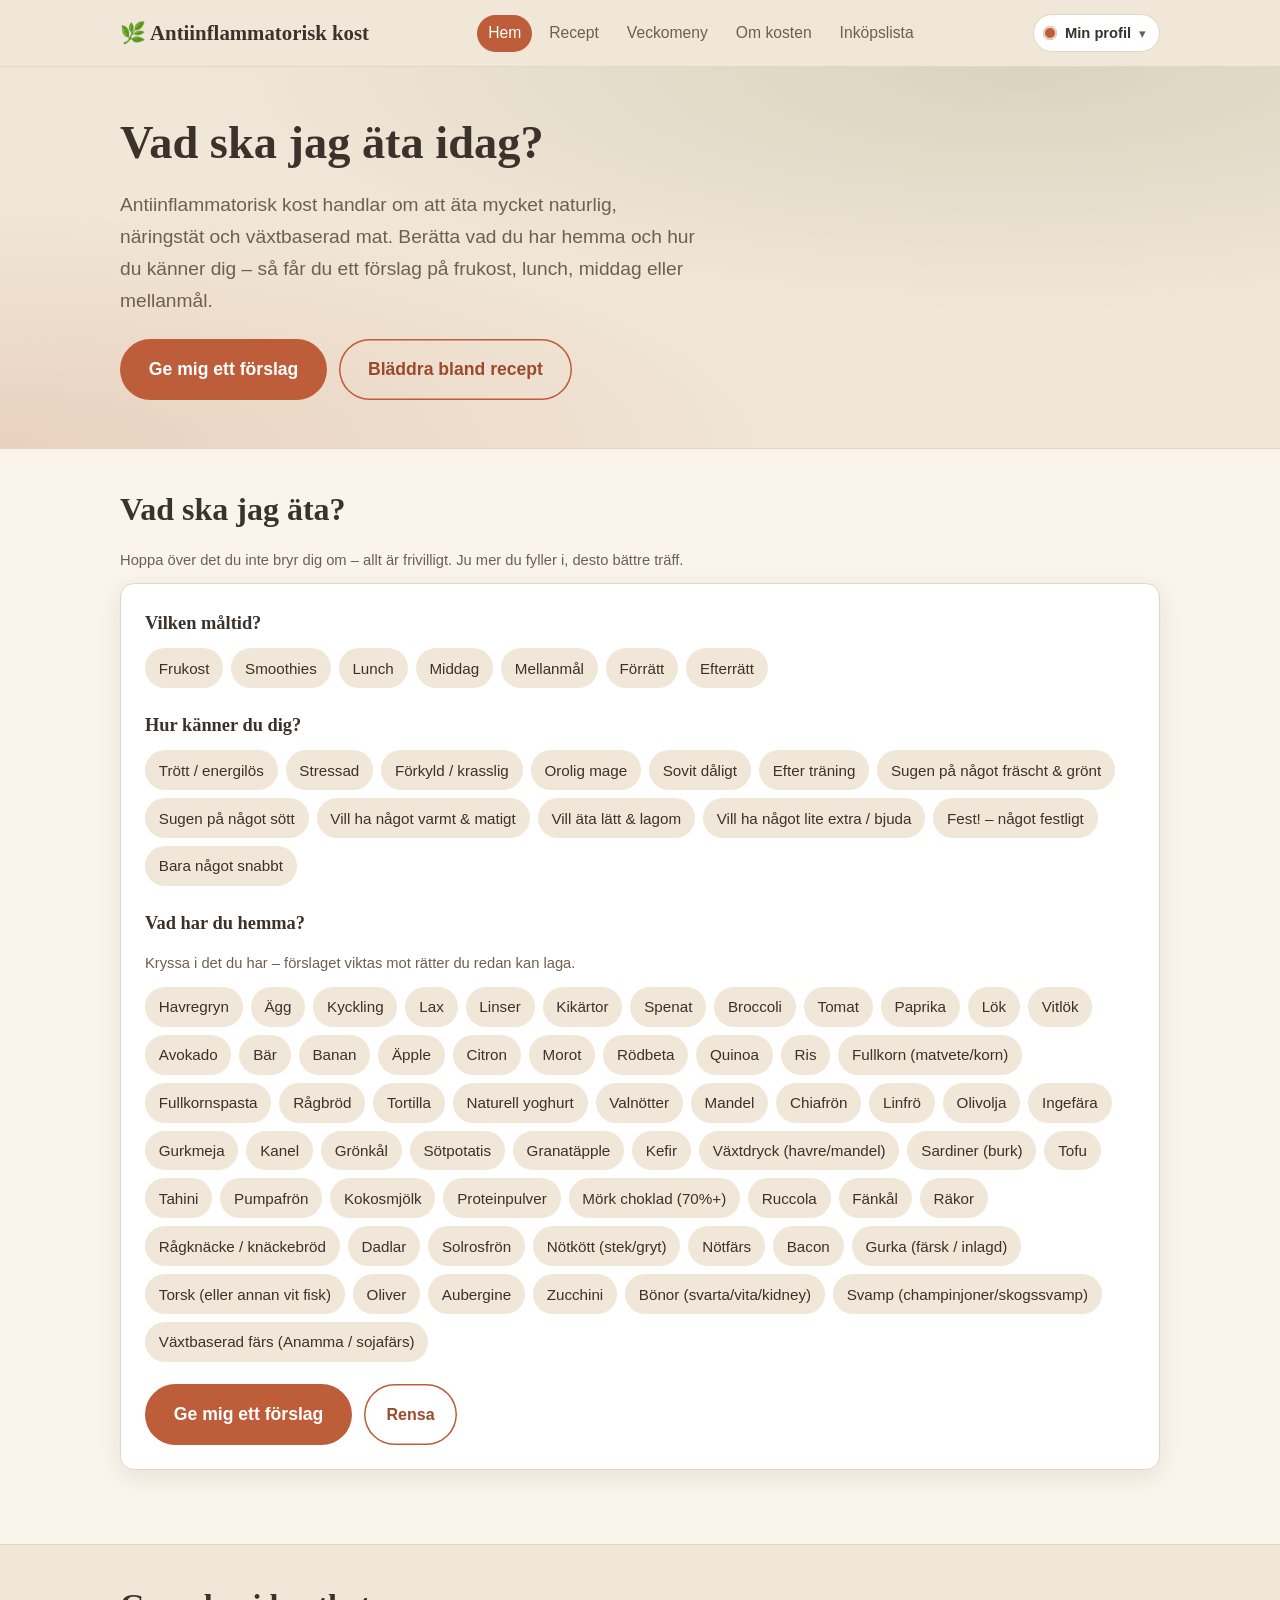
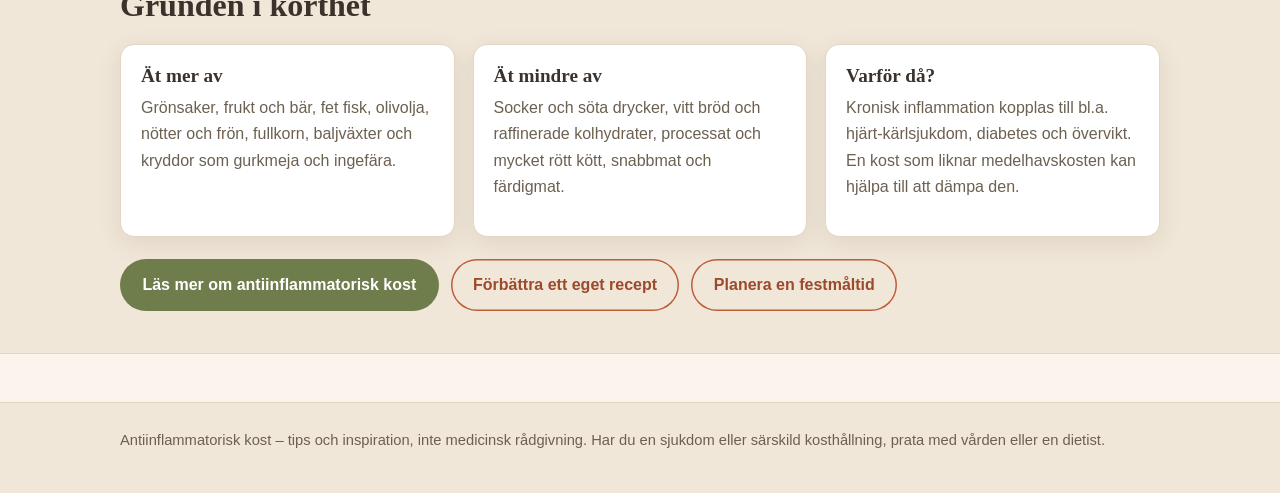
<file: index.html>
<!DOCTYPE html>
<html lang="sv">
<head>
  <meta charset="UTF-8">
  <meta name="viewport" content="width=device-width, initial-scale=1">
  <title>Antiinflammatorisk kost – tips på frukost, lunch, middag & mellanmål</title>
  <meta name="description" content="Kort fakta om antiinflammatorisk mat plus snabba förslag på vad du ska äta utifrån vad du har hemma och hur du känner dig.">
  <link rel="icon" href="favicon.svg" type="image/svg+xml">
  <link rel="stylesheet" href="css/style.css">
  <script defer src="data/recept.js"></script>
  <script defer src="js/profiles.js"></script>
  <script defer src="js/labels.js"></script>
  <script defer src="js/ui.js"></script>
  <script defer src="js/store.js"></script>
  <script defer src="js/myrecipes.js"></script>
  <script defer src="js/forslag.js"></script>
  <script defer src="js/profiles-ui.js"></script>
  <script>document.addEventListener("DOMContentLoaded", function () { window.markNav("hem"); });</script>
</head>
<body>

  <header class="site-header">
    <div class="wrap">
      <a class="brand" href="index.html"><span class="leaf">🌿</span> Antiinflammatorisk kost</a>
      <nav class="site-nav">
        <a data-page="hem" href="index.html">Hem</a>
        <a data-page="recept" href="recept.html">Recept</a>
        <a data-page="veckomeny" href="veckomeny.html">Veckomeny</a>
        <a data-page="om" href="om-kosten.html">Om kosten</a>
        <a data-page="inkop" href="inkopslista.html">Inköpslista<span data-cart-badge></span></a>
      </nav>
    </div>
  </header>

  <section class="hero">
    <div class="wrap">
      <h1>Vad ska jag äta idag?</h1>
      <p class="lead">Antiinflammatorisk kost handlar om att äta mycket naturlig, näringstät och växtbaserad mat. Berätta vad du har hemma och hur du känner dig – så får du ett förslag på frukost, lunch, middag eller mellanmål.</p>
      <div class="btn-row">
        <a class="btn btn-primary btn-lg" href="#valj">Ge mig ett förslag</a>
        <a class="btn btn-ghost btn-lg" href="recept.html">Bläddra bland recept</a>
      </div>
    </div>
  </section>

  <section class="section" id="valj">
    <div class="wrap">
      <h2 class="mt-0">Vad ska jag äta?</h2>
      <p class="help">Hoppa över det du inte bryr dig om – allt är frivilligt. Ju mer du fyller i, desto bättre träff.</p>

      <form class="picker" id="forslag-form" onsubmit="return false;">
        <fieldset>
          <legend>Vilken måltid?</legend>
          <div class="chips" id="pick-meals"></div>
        </fieldset>

        <fieldset>
          <legend>Hur känner du dig?</legend>
          <div class="chips" id="pick-moods"></div>
        </fieldset>

        <fieldset>
          <legend>Vad har du hemma?</legend>
          <p class="help">Kryssa i det du har – förslaget viktas mot rätter du redan kan laga.</p>
          <div class="chips" id="pick-foods"></div>
        </fieldset>

        <div class="btn-row">
          <button type="button" class="btn btn-primary btn-lg" id="forslag-go">Ge mig ett förslag</button>
          <button type="button" class="btn btn-ghost" id="forslag-clear">Rensa</button>
        </div>
      </form>

      <div class="result" id="forslag-result"></div>
    </div>
  </section>

  <section class="section tint">
    <div class="wrap">
      <h2 class="mt-0">Grunden i korthet</h2>
      <div class="card-grid">
        <article class="card">
          <h3>Ät mer av</h3>
          <p class="desc">Grönsaker, frukt och bär, fet fisk, olivolja, nötter och frön, fullkorn, baljväxter och kryddor som gurkmeja och ingefära.</p>
        </article>
        <article class="card">
          <h3>Ät mindre av</h3>
          <p class="desc">Socker och söta drycker, vitt bröd och raffinerade kolhydrater, processat och mycket rött kött, snabbmat och färdigmat.</p>
        </article>
        <article class="card">
          <h3>Varför då?</h3>
          <p class="desc">Kronisk inflammation kopplas till bl.a. hjärt-kärlsjukdom, diabetes och övervikt. En kost som liknar medelhavskosten kan hjälpa till att dämpa den.</p>
        </article>
      </div>
      <div class="btn-row">
        <a class="btn btn-secondary" href="om-kosten.html">Läs mer om antiinflammatorisk kost</a>
        <a class="btn btn-ghost" href="forbattra.html">Förbättra ett eget recept</a>
        <a class="btn btn-ghost" href="festmaltid.html">Planera en festmåltid</a>
      </div>
    </div>
  </section>

  <footer class="site-footer">
    <div class="wrap">
      <p>Antiinflammatorisk kost – tips och inspiration, inte medicinsk rådgivning. Har du en sjukdom eller särskild kosthållning, prata med vården eller en dietist.</p>
    </div>
  </footer>

</body>
</html>
</file>
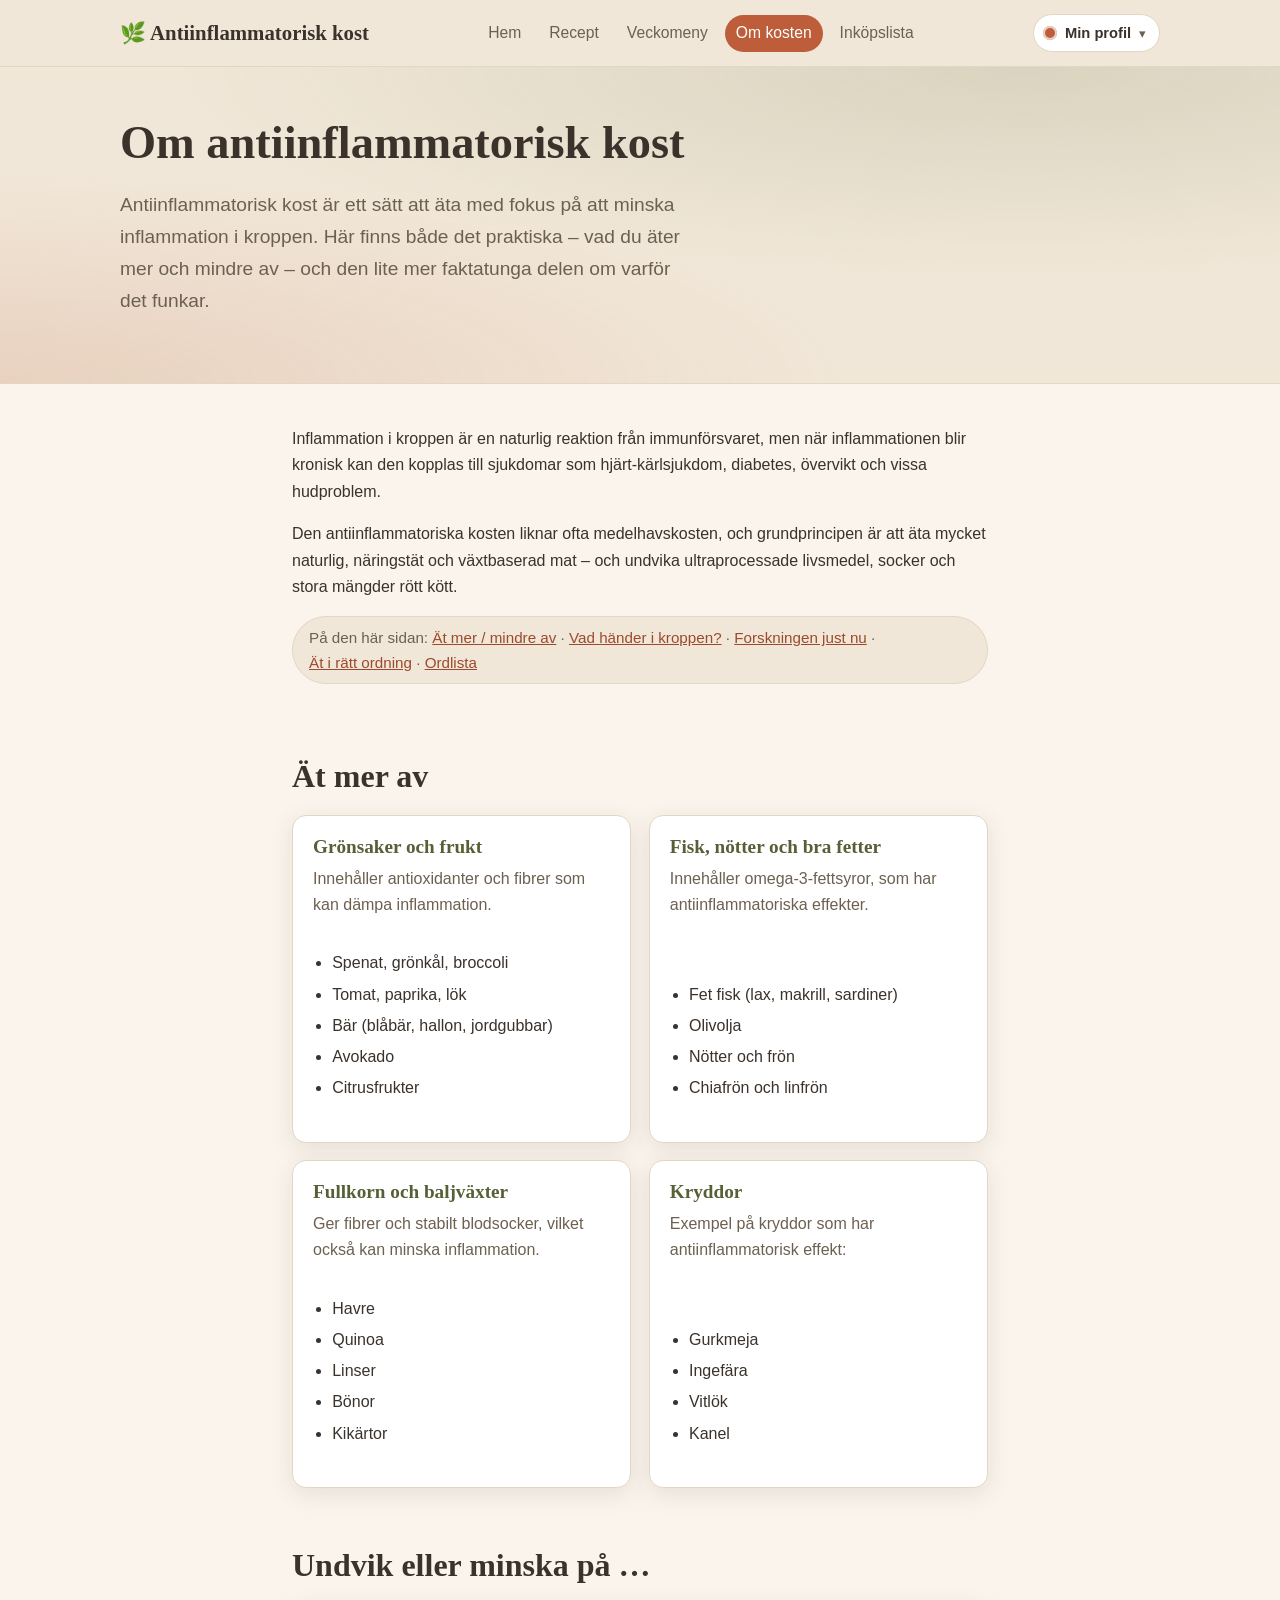
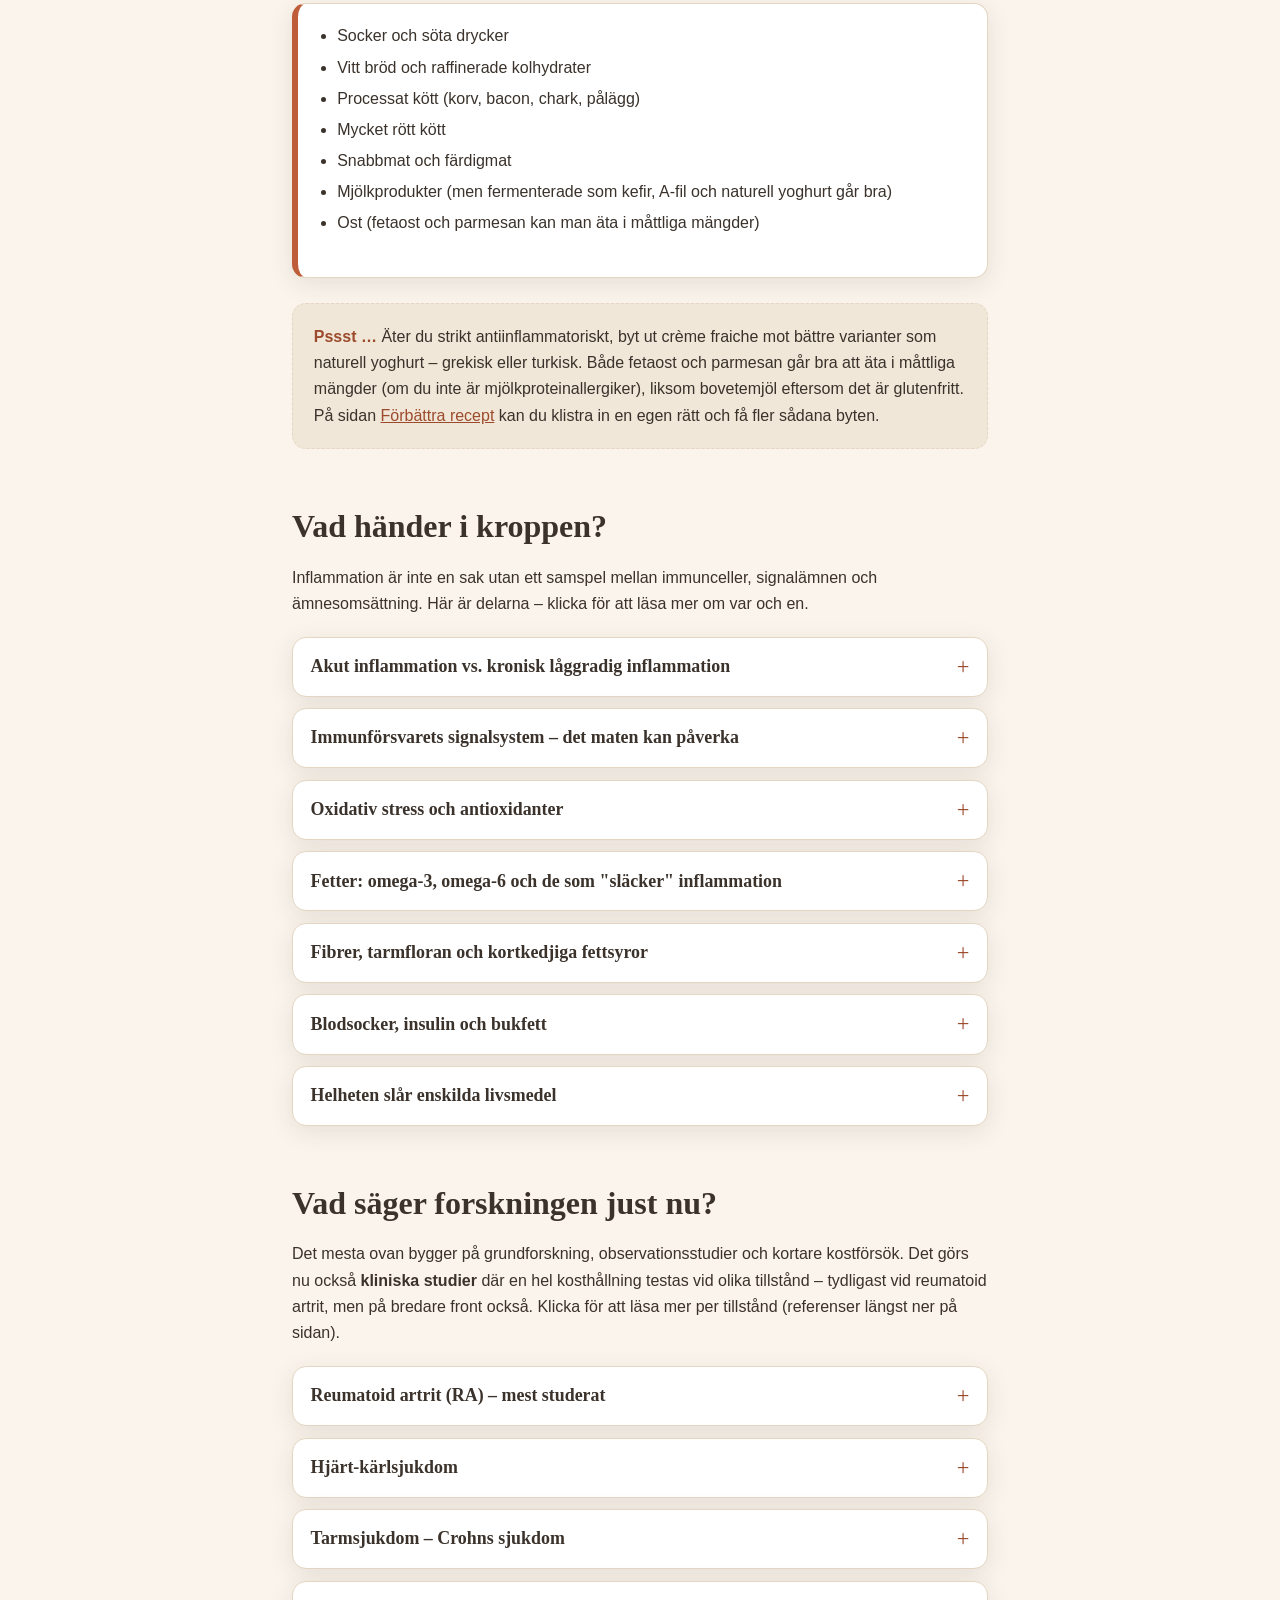
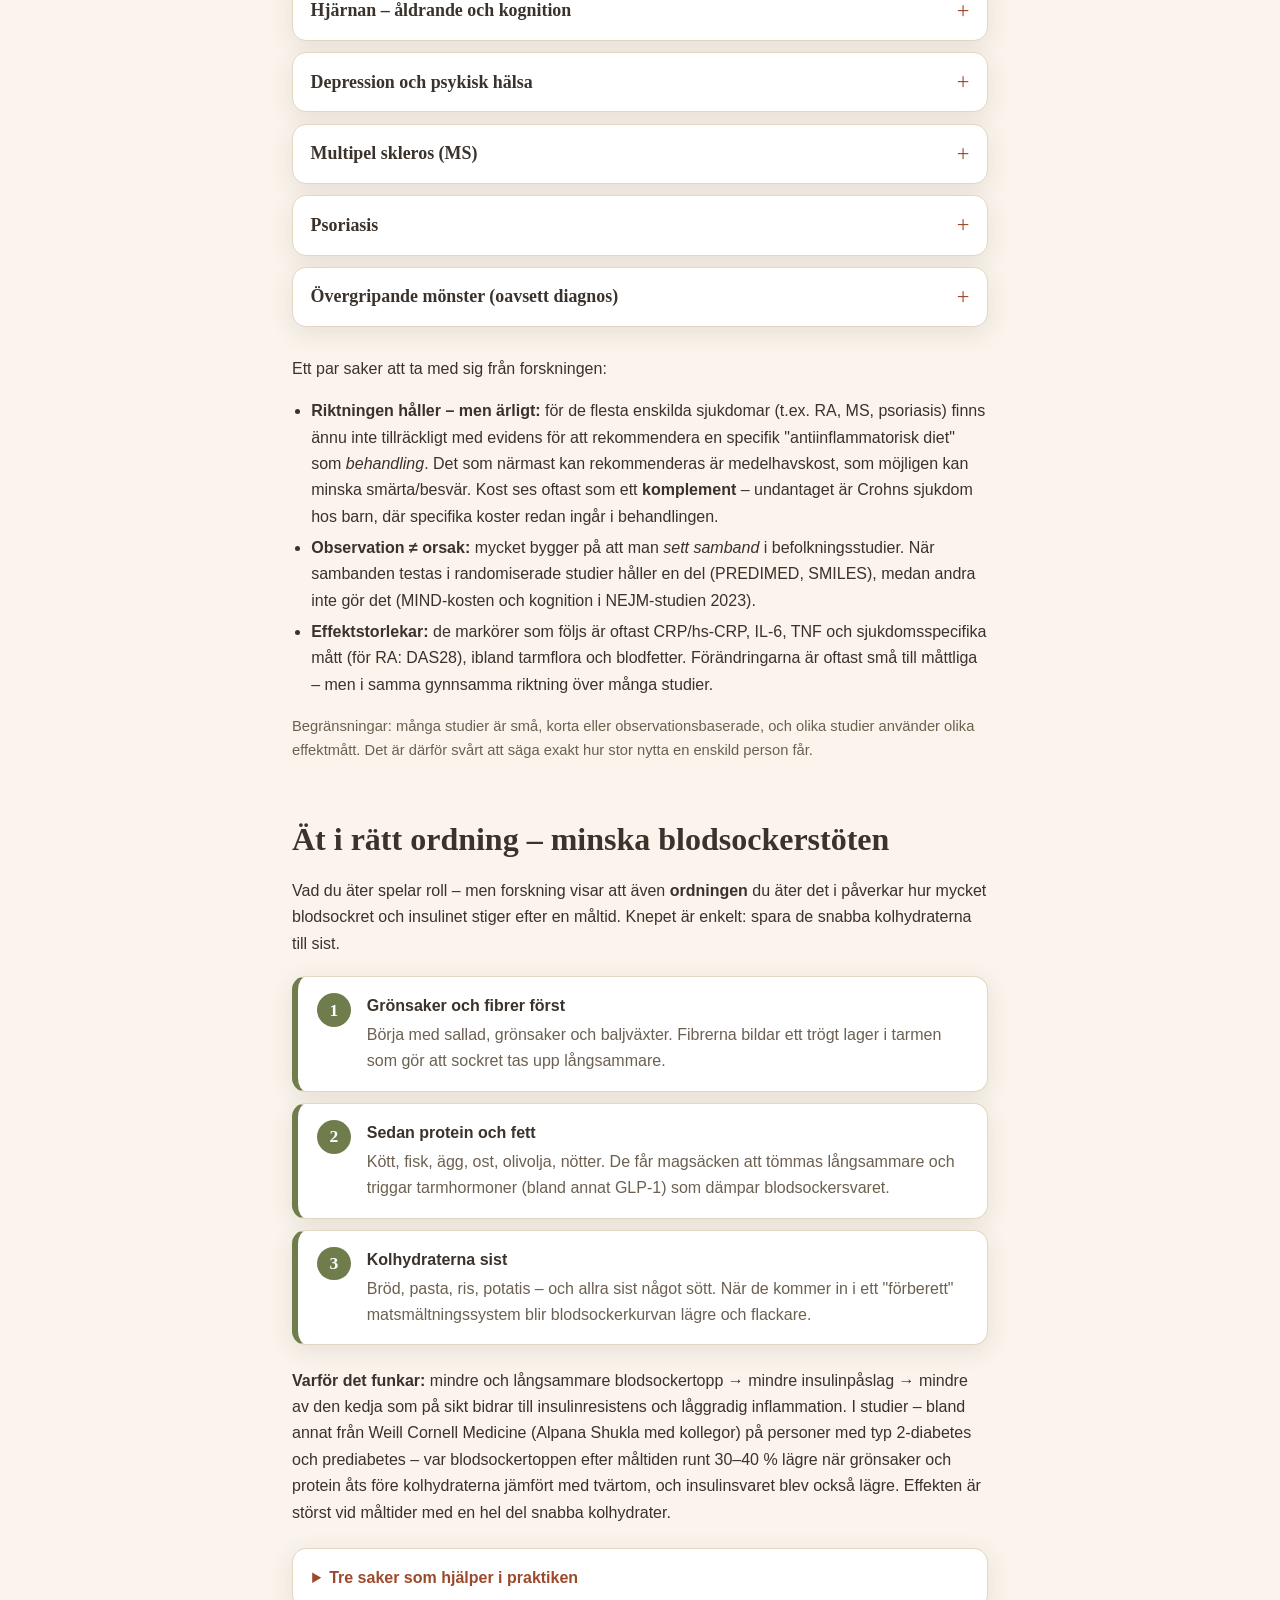
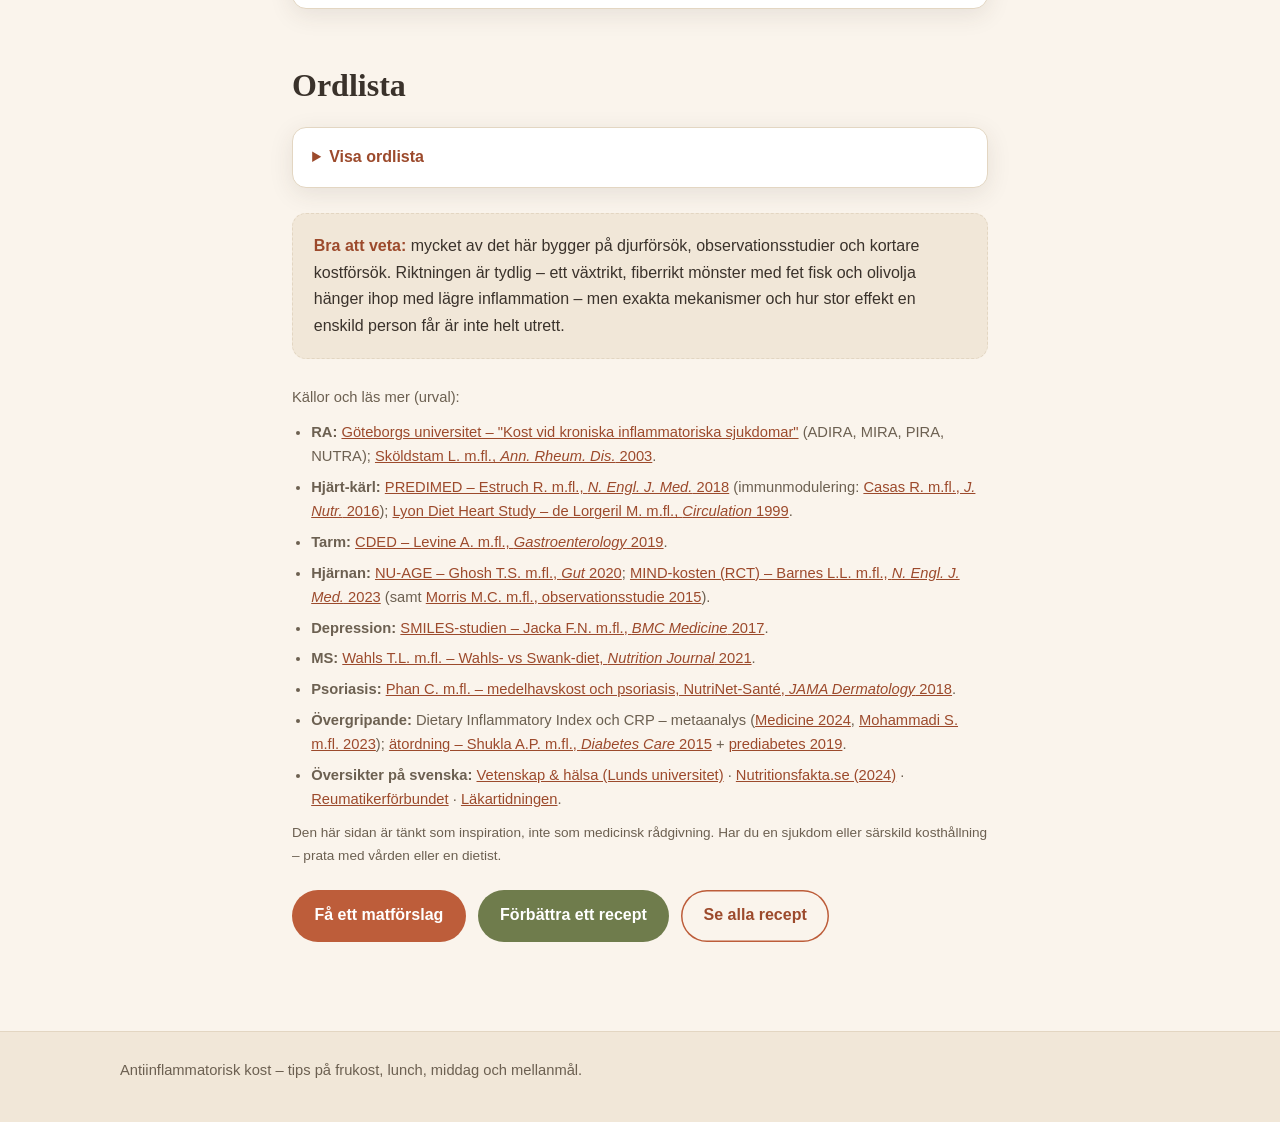
<file: fakta.html>
<!DOCTYPE html>
<html lang="sv">
<head>
  <meta charset="UTF-8">
  <meta name="viewport" content="width=device-width, initial-scale=1">
  <title>Så funkar det – flyttad</title>
  <link rel="canonical" href="om-kosten.html">
  <meta http-equiv="refresh" content="0; url=om-kosten.html#kroppen">
  <link rel="icon" href="favicon.svg" type="image/svg+xml">
  <link rel="stylesheet" href="css/style.css">
</head>
<body>
  <section class="section">
    <div class="wrap prose">
      <p>Den här sidan har slagits ihop med <strong>Om kosten</strong>.
        Du skickas vidare automatiskt – annars
        <a href="om-kosten.html#kroppen">klicka här</a>.</p>
    </div>
  </section>
</body>
</html>
</file>
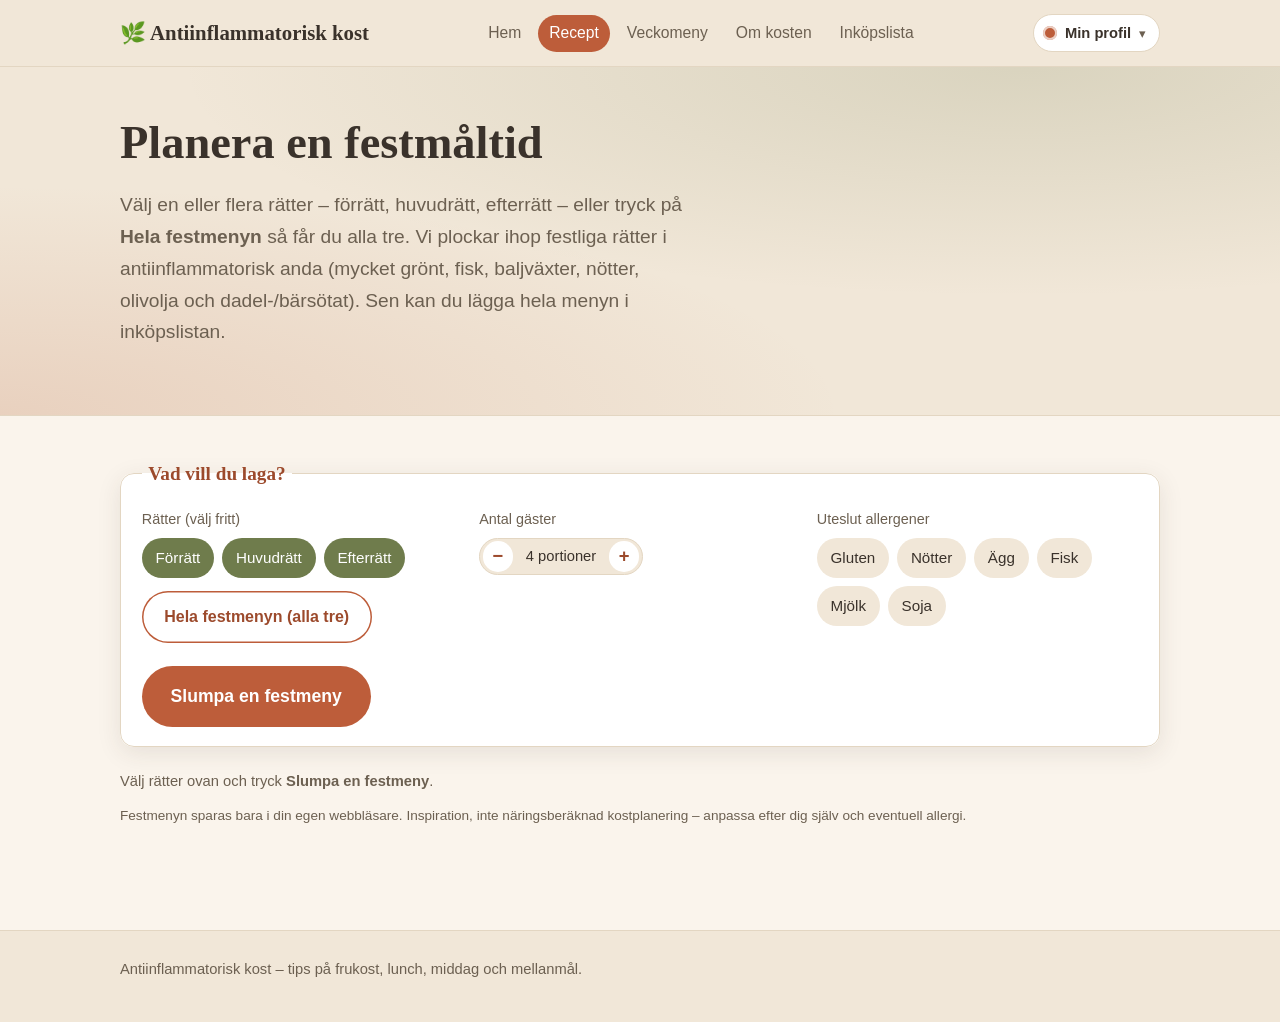
<file: festmaltid.html>
<!DOCTYPE html>
<html lang="sv">
<head>
  <meta charset="UTF-8">
  <meta name="viewport" content="width=device-width, initial-scale=1">
  <title>Festmåltid – Antiinflammatorisk kost</title>
  <meta name="description" content="Planera en festmåltid – välj förrätt, huvudrätt eller efterrätt var för sig, eller hela festmenyn på en gång. Med inköpslista.">
  <link rel="icon" href="favicon.svg" type="image/svg+xml">
  <link rel="stylesheet" href="css/style.css">
  <script defer src="data/recept.js"></script>
  <script defer src="js/profiles.js"></script>
  <script defer src="js/labels.js"></script>
  <script defer src="js/ui.js"></script>
  <script defer src="js/store.js"></script>
  <script defer src="js/myrecipes.js"></script>
  <script defer src="js/festmaltid.js"></script>
  <script defer src="js/profiles-ui.js"></script>
  <script>document.addEventListener("DOMContentLoaded", function () { window.markNav("recept"); });</script>
</head>
<body>

  <header class="site-header">
    <div class="wrap">
      <a class="brand" href="index.html"><span class="leaf">🌿</span> Antiinflammatorisk kost</a>
      <nav class="site-nav">
        <a data-page="hem" href="index.html">Hem</a>
        <a data-page="recept" href="recept.html">Recept</a>
        <a data-page="veckomeny" href="veckomeny.html">Veckomeny</a>
        <a data-page="om" href="om-kosten.html">Om kosten</a>
        <a data-page="inkop" href="inkopslista.html">Inköpslista<span data-cart-badge></span></a>
      </nav>
    </div>
  </header>

  <section class="hero">
    <div class="wrap">
      <h1>Planera en festmåltid</h1>
      <p class="lead">Välj en eller flera rätter – förrätt, huvudrätt, efterrätt – eller tryck på <strong>Hela festmenyn</strong> så får du alla tre. Vi plockar ihop festliga rätter i antiinflammatorisk anda (mycket grönt, fisk, baljväxter, nötter, olivolja och dadel-/bärsötat). Sen kan du lägga hela menyn i inköpslistan.</p>
    </div>
  </section>

  <section class="section">
    <div class="wrap">

      <fieldset class="fb-block">
        <legend>Vad vill du laga?</legend>
        <div class="fb-grid">
          <div class="fb-field">
            <span>Rätter (välj fritt)</span>
            <div class="chips" id="fm-courses"></div>
            <div class="btn-row" style="margin-top:.5rem;">
              <button type="button" class="btn btn-ghost" id="fm-preset-all">Hela festmenyn (alla tre)</button>
            </div>
          </div>
          <div class="fb-field">
            <span>Antal gäster</span>
            <div id="fm-personer"></div>
          </div>
          <div class="fb-field">
            <span>Uteslut allergener</span>
            <div class="chips" id="fm-allergen"></div>
          </div>
        </div>
        <div class="btn-row">
          <button type="button" class="btn btn-primary btn-lg" id="fm-generate">Slumpa en festmeny</button>
        </div>
      </fieldset>

      <div id="fm-empty" class="hidden">
        <p class="help">Välj rätter ovan och tryck <strong>Slumpa en festmeny</strong>.</p>
      </div>

      <div id="fm-result" class="hidden">
        <div class="fm-menu" id="fm-menu"></div>
        <div class="btn-row">
          <button type="button" class="btn btn-primary" id="fm-to-cart">Lägg hela menyn i inköpslistan</button>
          <button type="button" class="btn btn-ghost" id="fm-print">Skriv ut menyn</button>
        </div>
        <p class="help" id="fm-cart-msg"></p>
      </div>

      <p class="disclaimer">Festmenyn sparas bara i din egen webbläsare. Inspiration, inte näringsberäknad kostplanering – anpassa efter dig själv och eventuell allergi.</p>
    </div>
  </section>

  <footer class="site-footer">
    <div class="wrap">
      <p>Antiinflammatorisk kost – tips på frukost, lunch, middag och mellanmål.</p>
    </div>
  </footer>

</body>
</html>
</file>
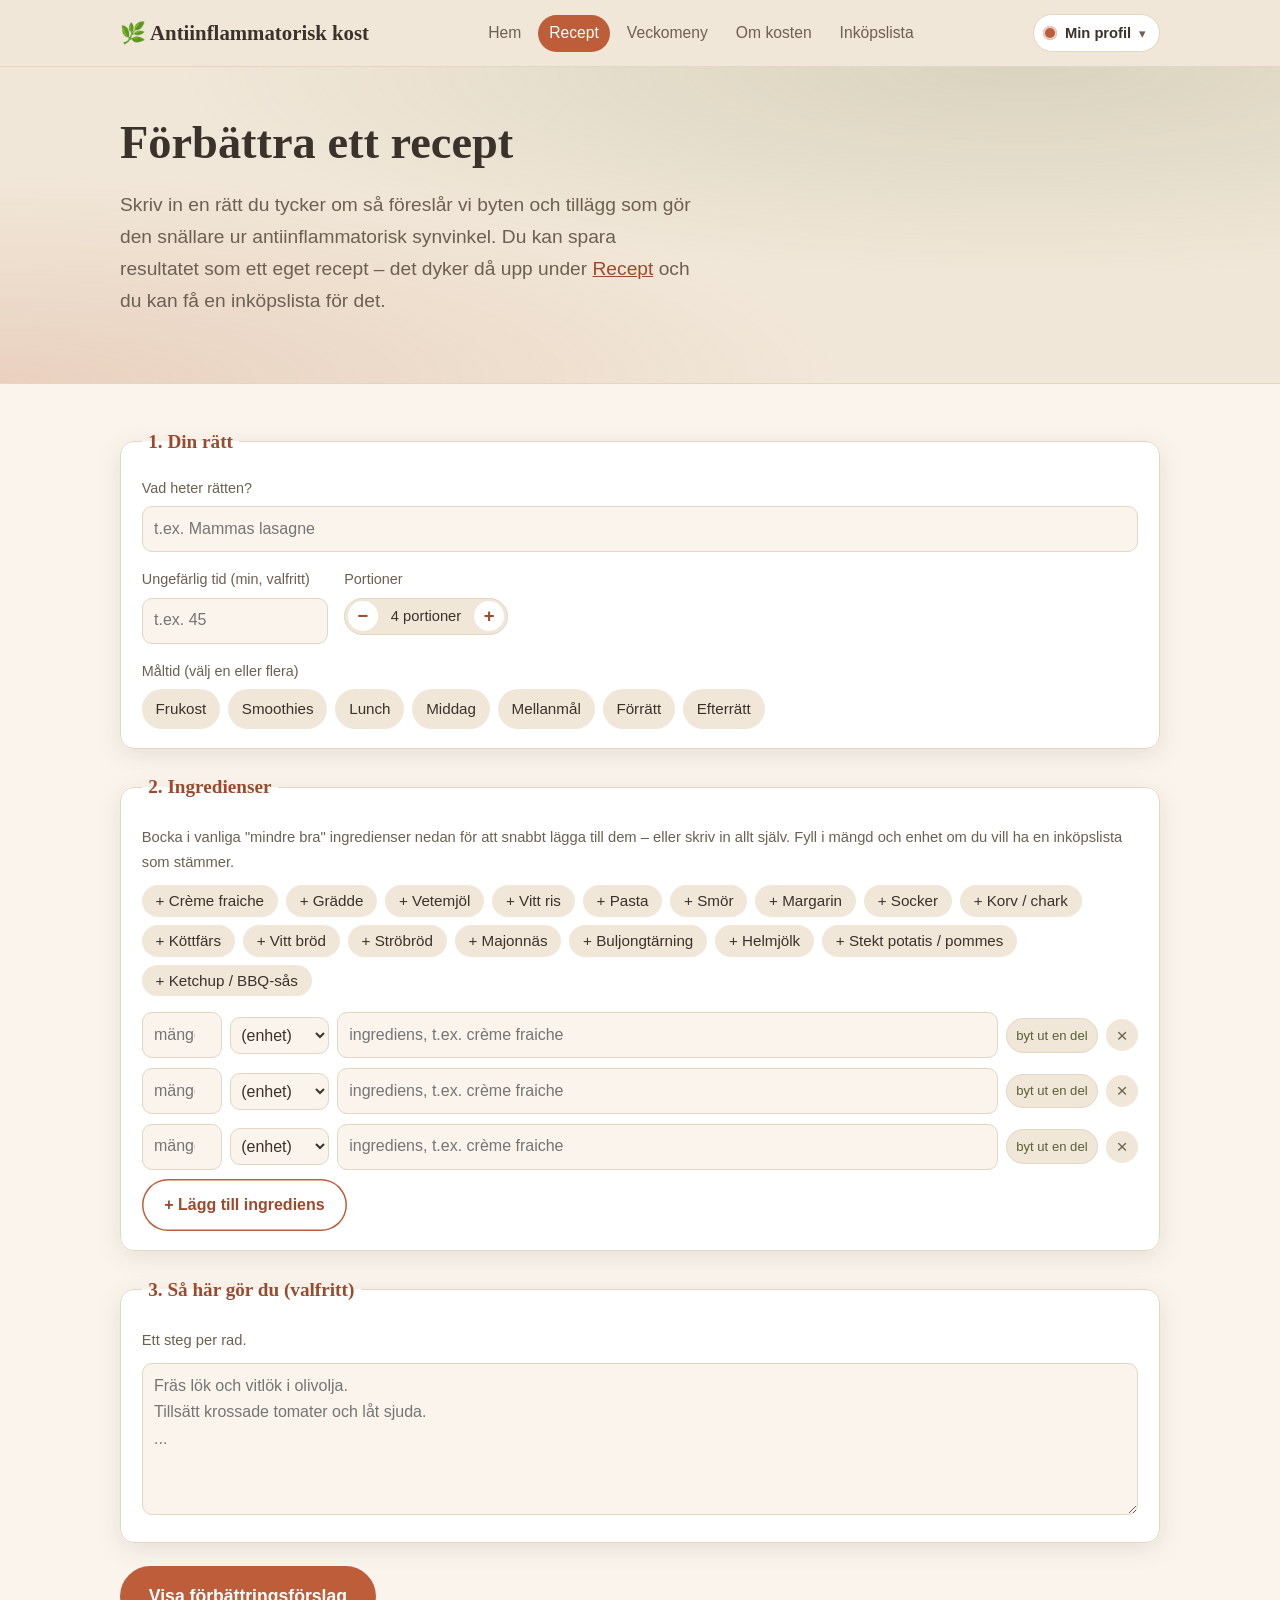
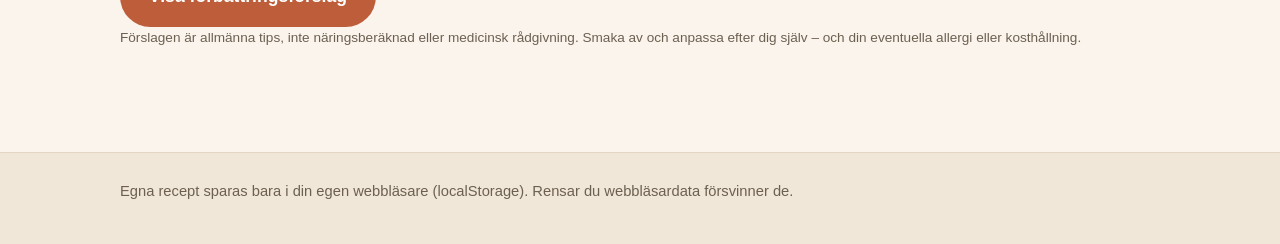
<file: forbattra.html>
<!DOCTYPE html>
<html lang="sv">
<head>
  <meta charset="UTF-8">
  <meta name="viewport" content="width=device-width, initial-scale=1">
  <title>Förbättra ett recept – Antiinflammatorisk kost</title>
  <meta name="description" content="Skriv in din favoriträtt och få förslag på hur den kan göras mer antiinflammatorisk – och spara den som ett eget recept med inköpslista.">
  <link rel="icon" href="favicon.svg" type="image/svg+xml">
  <link rel="stylesheet" href="css/style.css">
  <script defer src="data/recept.js"></script>
  <script defer src="data/byten.js"></script>
  <script defer src="js/profiles.js"></script>
  <script defer src="js/labels.js"></script>
  <script defer src="js/ui.js"></script>
  <script defer src="js/store.js"></script>
  <script defer src="js/myrecipes.js"></script>
  <script defer src="js/weekplan.js"></script>
  <script defer src="js/forbattra.js"></script>
  <script defer src="js/profiles-ui.js"></script>
  <script>document.addEventListener("DOMContentLoaded", function () { window.markNav("recept"); });</script>
</head>
<body>

  <header class="site-header">
    <div class="wrap">
      <a class="brand" href="index.html"><span class="leaf">🌿</span> Antiinflammatorisk kost</a>
      <nav class="site-nav">
        <a data-page="hem" href="index.html">Hem</a>
        <a data-page="recept" href="recept.html">Recept</a>
        <a data-page="veckomeny" href="veckomeny.html">Veckomeny</a>
        <a data-page="om" href="om-kosten.html">Om kosten</a>
        <a data-page="inkop" href="inkopslista.html">Inköpslista<span data-cart-badge></span></a>
      </nav>
    </div>
  </header>

  <section class="hero">
    <div class="wrap">
      <h1>Förbättra ett recept</h1>
      <p class="lead">Skriv in en rätt du tycker om så föreslår vi byten och tillägg som gör den snällare ur antiinflammatorisk synvinkel. Du kan spara resultatet som ett eget recept – det dyker då upp under <a href="recept.html">Recept</a> och du kan få en inköpslista för det.</p>
      <p id="fb-edit-note" class="help hidden"><strong>Du redigerar ett tidigare sparat recept.</strong> Ändringar skrivs över när du sparar igen.</p>
      <p id="fb-from-note" class="help hidden"></p>
      <p id="fb-slot-note" class="help hidden"></p>
    </div>
  </section>

  <section class="section">
    <div class="wrap">

      <form id="fb-form" onsubmit="return false;">

        <fieldset class="fb-block">
          <legend>1. Din rätt</legend>
          <div class="fb-grid">
            <label class="fb-field fb-wide">
              <span>Vad heter rätten?</span>
              <input type="text" id="fb-namn" placeholder="t.ex. Mammas lasagne">
            </label>
            <label class="fb-field">
              <span>Ungefärlig tid (min, valfritt)</span>
              <input type="number" id="fb-tid" min="1" step="5" placeholder="t.ex. 45">
            </label>
            <div class="fb-field">
              <span>Portioner</span>
              <div id="fb-portioner"></div>
            </div>
          </div>
          <div class="fb-field" style="margin-top:1rem;">
            <span>Måltid (välj en eller flera)</span>
            <div class="chips" id="fb-maltid"></div>
          </div>
        </fieldset>

        <fieldset class="fb-block">
          <legend>2. Ingredienser</legend>
          <p class="help">Bocka i vanliga "mindre bra" ingredienser nedan för att snabbt lägga till dem – eller skriv in allt själv. Fyll i mängd och enhet om du vill ha en inköpslista som stämmer.</p>
          <div class="chips" id="fb-bad-chips" style="margin-bottom:1rem;"></div>
          <div id="fb-ingredienser" class="ingr-rows"></div>
          <button type="button" class="btn btn-ghost" id="fb-add-rad" style="margin-top:.6rem;">+ Lägg till ingrediens</button>
        </fieldset>

        <fieldset class="fb-block">
          <legend>3. Så här gör du (valfritt)</legend>
          <p class="help">Ett steg per rad.</p>
          <textarea id="fb-steg" rows="5" placeholder="Fräs lök och vitlök i olivolja.&#10;Tillsätt krossade tomater och låt sjuda.&#10;..."></textarea>
        </fieldset>

        <div class="btn-row">
          <button type="button" class="btn btn-primary btn-lg" id="fb-analysera">Visa förbättringsförslag</button>
        </div>
      </form>

      <div id="fb-resultat" class="hidden fb-result">

        <h2>Byt ut</h2>
        <div id="fb-byten" class="swap-list"></div>

        <div id="fb-mycket-block" class="hidden">
          <h2>Mycket av något? Byt ut en del</h2>
          <p class="help">Rätten lutar sig tungt på en eller flera stapelvaror – byt gärna ut en del mot något i samma familj för variation.</p>
          <div id="fb-mycket" class="swap-list"></div>
        </div>

        <h2>Lägg till för extra antiinflammatorisk effekt</h2>
        <div id="fb-lagg-till" class="tip-list"></div>

        <h2>Tänk på tillagningen</h2>
        <div id="fb-tillagning" class="prose"></div>

        <h2>Så ser ditt recept ut nu</h2>
        <div id="fb-preview" class="card"></div>
        <div class="btn-row">
          <button type="button" class="btn btn-primary" id="fb-spara">Spara som mitt recept</button>
          <button type="button" class="btn btn-secondary" id="fb-spara-inkop">Spara + skapa inköpslista</button>
        </div>
        <div id="fb-sparad" class="hidden result-hero"></div>

        <h2>Liknande recept hos oss</h2>
        <div id="fb-liknande"></div>

      </div>

      <p class="disclaimer">Förslagen är allmänna tips, inte näringsberäknad eller medicinsk rådgivning. Smaka av och anpassa efter dig själv – och din eventuella allergi eller kosthållning.</p>
    </div>
  </section>

  <footer class="site-footer">
    <div class="wrap">
      <p>Egna recept sparas bara i din egen webbläsare (localStorage). Rensar du webbläsardata försvinner de.</p>
    </div>
  </footer>

</body>
</html>
</file>
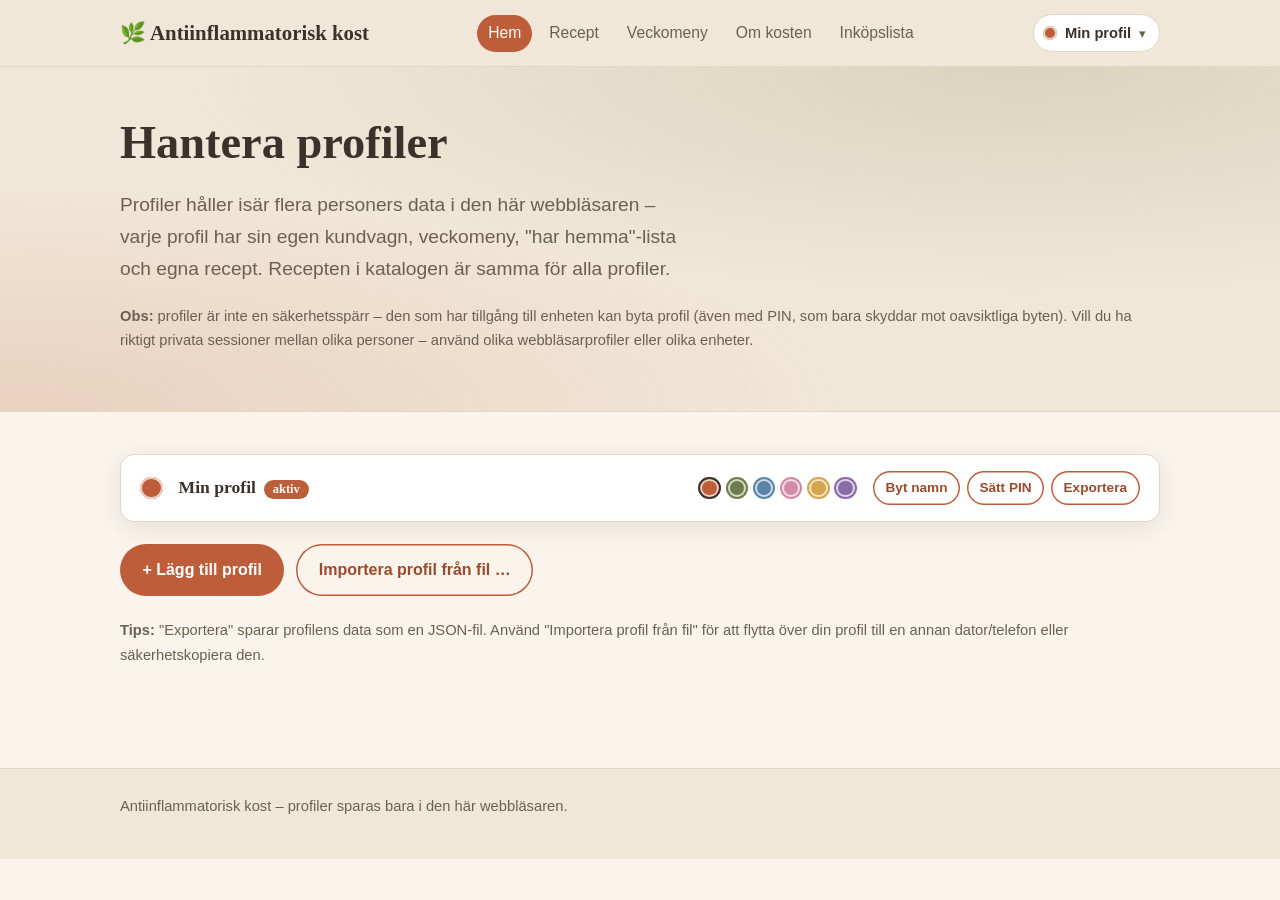
<file: hantera-profiler.html>
<!DOCTYPE html>
<html lang="sv">
<head>
  <meta charset="UTF-8">
  <meta name="viewport" content="width=device-width, initial-scale=1">
  <title>Hantera profiler – Antiinflammatorisk kost</title>
  <meta name="description" content="Hantera profiler – byt namn, färg, PIN, exportera eller ta bort.">
  <link rel="icon" href="favicon.svg" type="image/svg+xml">
  <link rel="stylesheet" href="css/style.css">
  <script defer src="js/profiles.js"></script>
  <script defer src="js/labels.js"></script>
  <script defer src="js/store.js"></script>
  <script defer src="js/myrecipes.js"></script>
  <script defer src="js/weekplan.js"></script>
  <script defer src="js/pantry.js"></script>
  <script defer src="js/hantera-profiler.js"></script>
  <script defer src="js/profiles-ui.js"></script>
  <script>document.addEventListener("DOMContentLoaded", function () { window.markNav && window.markNav("hem"); });</script>
</head>
<body>

  <header class="site-header">
    <div class="wrap">
      <a class="brand" href="index.html"><span class="leaf">🌿</span> Antiinflammatorisk kost</a>
      <nav class="site-nav">
        <a data-page="hem" href="index.html">Hem</a>
        <a data-page="recept" href="recept.html">Recept</a>
        <a data-page="veckomeny" href="veckomeny.html">Veckomeny</a>
        <a data-page="om" href="om-kosten.html">Om kosten</a>
        <a data-page="inkop" href="inkopslista.html">Inköpslista<span data-cart-badge></span></a>
      </nav>
    </div>
  </header>

  <section class="hero">
    <div class="wrap">
      <h1>Hantera profiler</h1>
      <p class="lead">Profiler håller isär flera personers data i den här webbläsaren – varje profil har sin egen kundvagn, veckomeny, "har hemma"-lista och egna recept. Recepten i katalogen är samma för alla profiler.</p>
      <p class="help"><strong>Obs:</strong> profiler är inte en säkerhetsspärr – den som har tillgång till enheten kan byta profil (även med PIN, som bara skyddar mot oavsiktliga byten). Vill du ha riktigt privata sessioner mellan olika personer – använd olika webbläsarprofiler eller olika enheter.</p>
    </div>
  </section>

  <section class="section">
    <div class="wrap">
      <div id="profile-list"></div>

      <div class="btn-row">
        <button type="button" class="btn btn-primary" id="add-profile">+ Lägg till profil</button>
        <button type="button" class="btn btn-ghost" id="import-profile">Importera profil från fil …</button>
        <input type="file" id="import-file" accept=".json,application/json" style="display:none">
      </div>

      <p class="help" style="margin-top:1.4rem;">
        <strong>Tips:</strong> "Exportera" sparar profilens data som en JSON-fil. Använd "Importera profil från fil" för att flytta över din profil till en annan dator/telefon eller säkerhetskopiera den.
      </p>
    </div>
  </section>

  <footer class="site-footer">
    <div class="wrap">
      <p>Antiinflammatorisk kost – profiler sparas bara i den här webbläsaren.</p>
    </div>
  </footer>

</body>
</html>
</file>
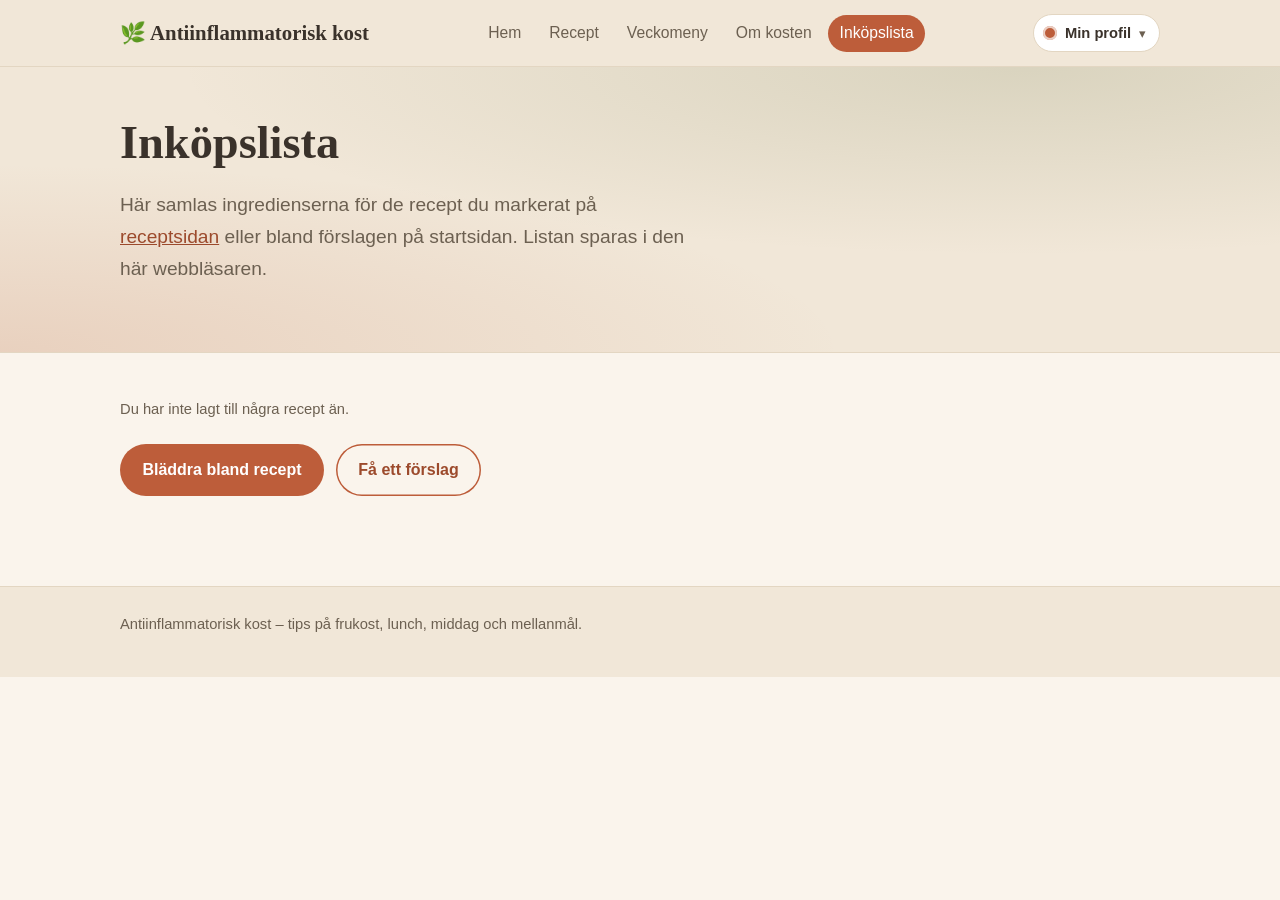
<file: inkopslista.html>
<!DOCTYPE html>
<html lang="sv">
<head>
  <meta charset="UTF-8">
  <meta name="viewport" content="width=device-width, initial-scale=1">
  <title>Inköpslista – Antiinflammatorisk kost</title>
  <meta name="description" content="Din inköpslista – samlade ingredienser för de recept du har markerat.">
  <link rel="icon" href="favicon.svg" type="image/svg+xml">
  <link rel="stylesheet" href="css/style.css">
  <script defer src="data/recept.js"></script>
  <script defer src="js/profiles.js"></script>
  <script defer src="js/labels.js"></script>
  <script defer src="js/ui.js"></script>
  <script defer src="js/store.js"></script>
  <script defer src="js/myrecipes.js"></script>
  <script defer src="js/pantry.js"></script>
  <script defer src="js/inkopslista-sida.js"></script>
  <script defer src="js/profiles-ui.js"></script>
  <script>document.addEventListener("DOMContentLoaded", function () { window.markNav("inkop"); });</script>
</head>
<body>

  <header class="site-header">
    <div class="wrap">
      <a class="brand" href="index.html"><span class="leaf">🌿</span> Antiinflammatorisk kost</a>
      <nav class="site-nav">
        <a data-page="hem" href="index.html">Hem</a>
        <a data-page="recept" href="recept.html">Recept</a>
        <a data-page="veckomeny" href="veckomeny.html">Veckomeny</a>
        <a data-page="om" href="om-kosten.html">Om kosten</a>
        <a data-page="inkop" href="inkopslista.html">Inköpslista<span data-cart-badge></span></a>
      </nav>
    </div>
  </header>

  <section class="hero">
    <div class="wrap">
      <h1>Inköpslista</h1>
      <p class="lead">Här samlas ingredienserna för de recept du markerat på <a href="recept.html">receptsidan</a> eller bland förslagen på startsidan. Listan sparas i den här webbläsaren.</p>
    </div>
  </section>

  <section class="section">
    <div class="wrap">
      <div id="inkop-empty" class="hidden">
        <p class="help">Du har inte lagt till några recept än.</p>
        <div class="btn-row"><a class="btn btn-primary" href="recept.html">Bläddra bland recept</a><a class="btn btn-ghost" href="index.html#valj">Få ett förslag</a></div>
      </div>

      <div id="inkop-content" class="hidden">
        <h1 class="print-only">Inköpslista</h1>
        <div class="btn-row no-print" style="margin-top:0;margin-bottom:1.6rem;">
          <button type="button" class="btn btn-primary" id="inkop-print">Skriv ut inköpslistan</button>
          <button type="button" class="btn btn-ghost" id="inkop-clear">Töm hela listan</button>
        </div>

        <div class="no-print">
          <h2 class="mt-0">Valda recept</h2>
          <p class="help">Ändra antal portioner per recept med − och + – mängderna och inköpslistan räknas om. (Recepten kommer inte med när du skriver ut – då blir det bara själva inköpslistan.)</p>
          <div class="card-grid" id="inkop-recept"></div>
        </div>

        <h2>Det här behöver du handla</h2>
        <p class="help no-print">Summerat och skalat efter dina portioner. Bocka av medan du handlar (avbockningen sparas inte om du laddar om sidan). "Till: …" visar vilka recept ingrediensen används i.</p>
        <div id="inkop-ingredienser"></div>

        <div id="inkop-harhemma-block" class="hidden">
          <h2>Det du sa att du har hemma – kolla att mängden räcker</h2>
          <p class="help no-print">Här ser du hur mycket av varje sak som behövs totalt. Räcker det du har? Annars: bocka av och köp lite till.</p>
          <div id="inkop-harhemma"></div>
        </div>
      </div>
    </div>
  </section>

  <footer class="site-footer">
    <div class="wrap">
      <p>Antiinflammatorisk kost – tips på frukost, lunch, middag och mellanmål.</p>
    </div>
  </footer>

</body>
</html>
</file>
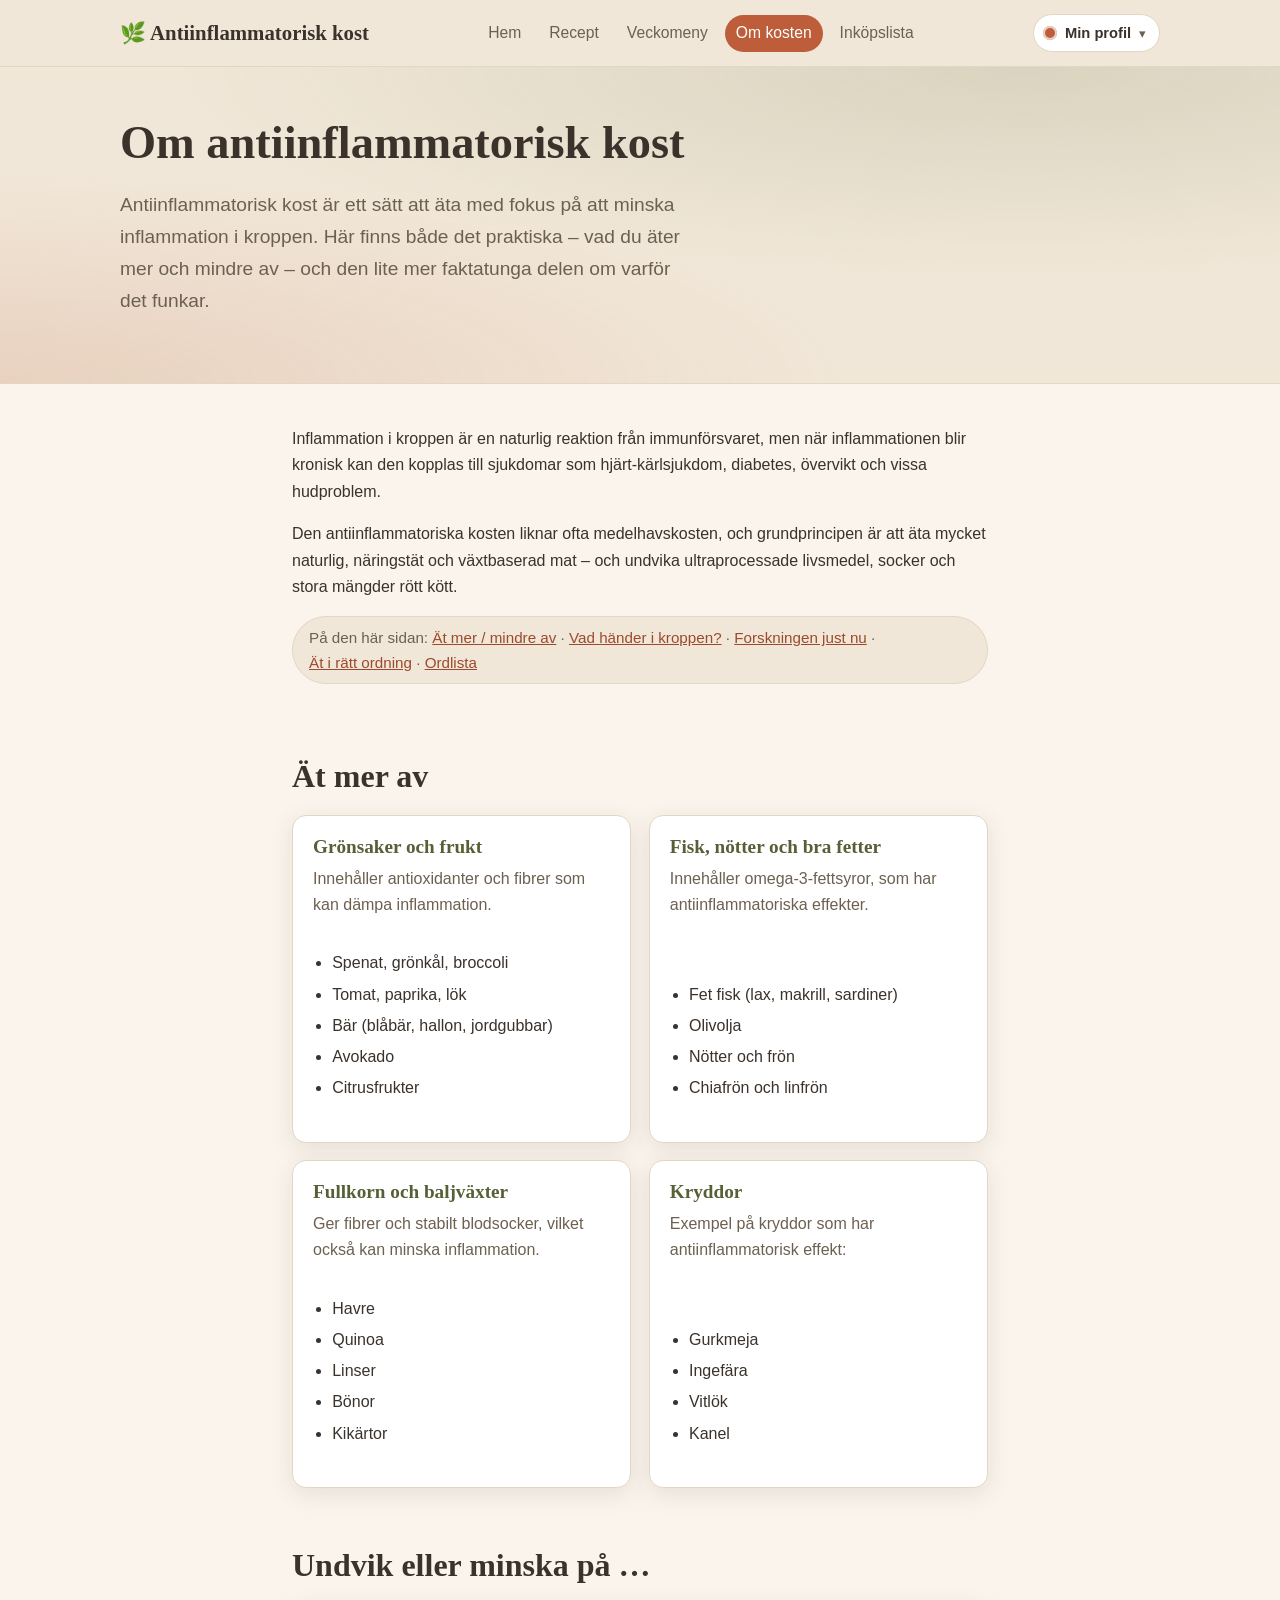
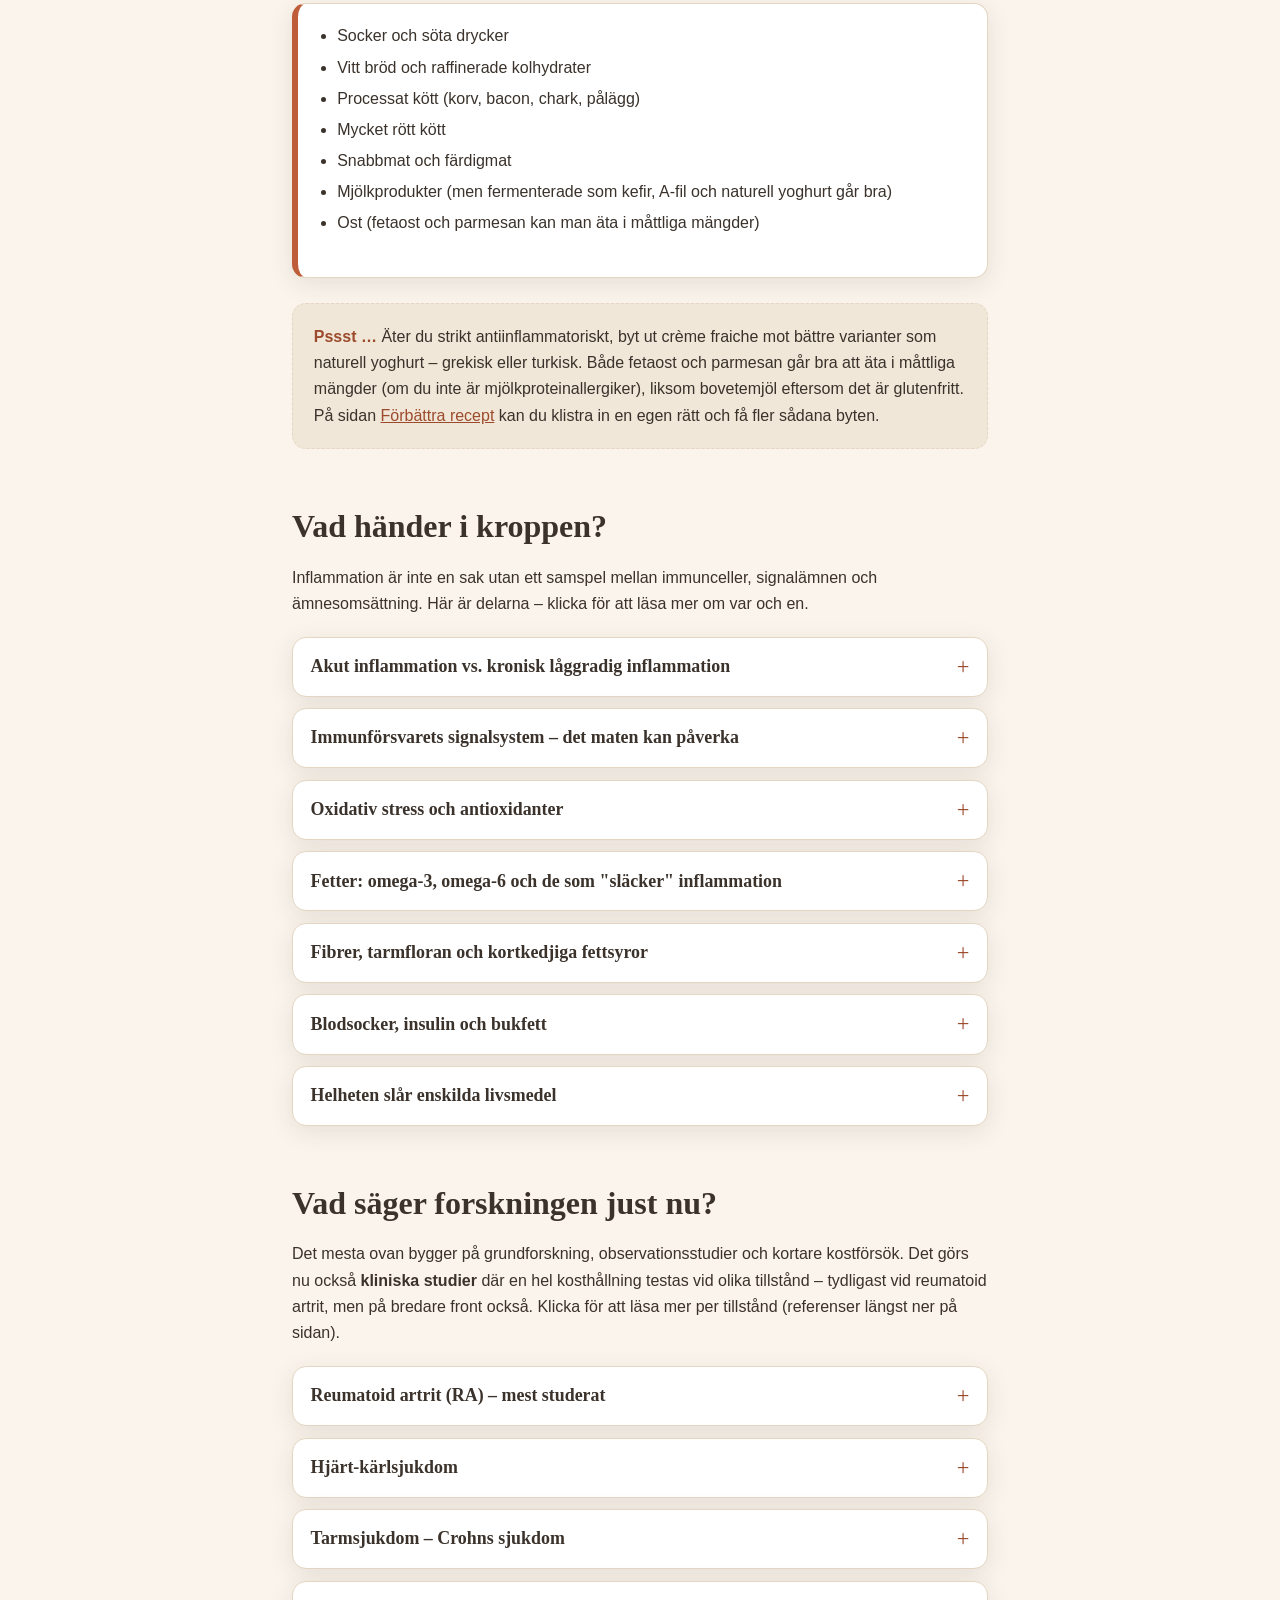
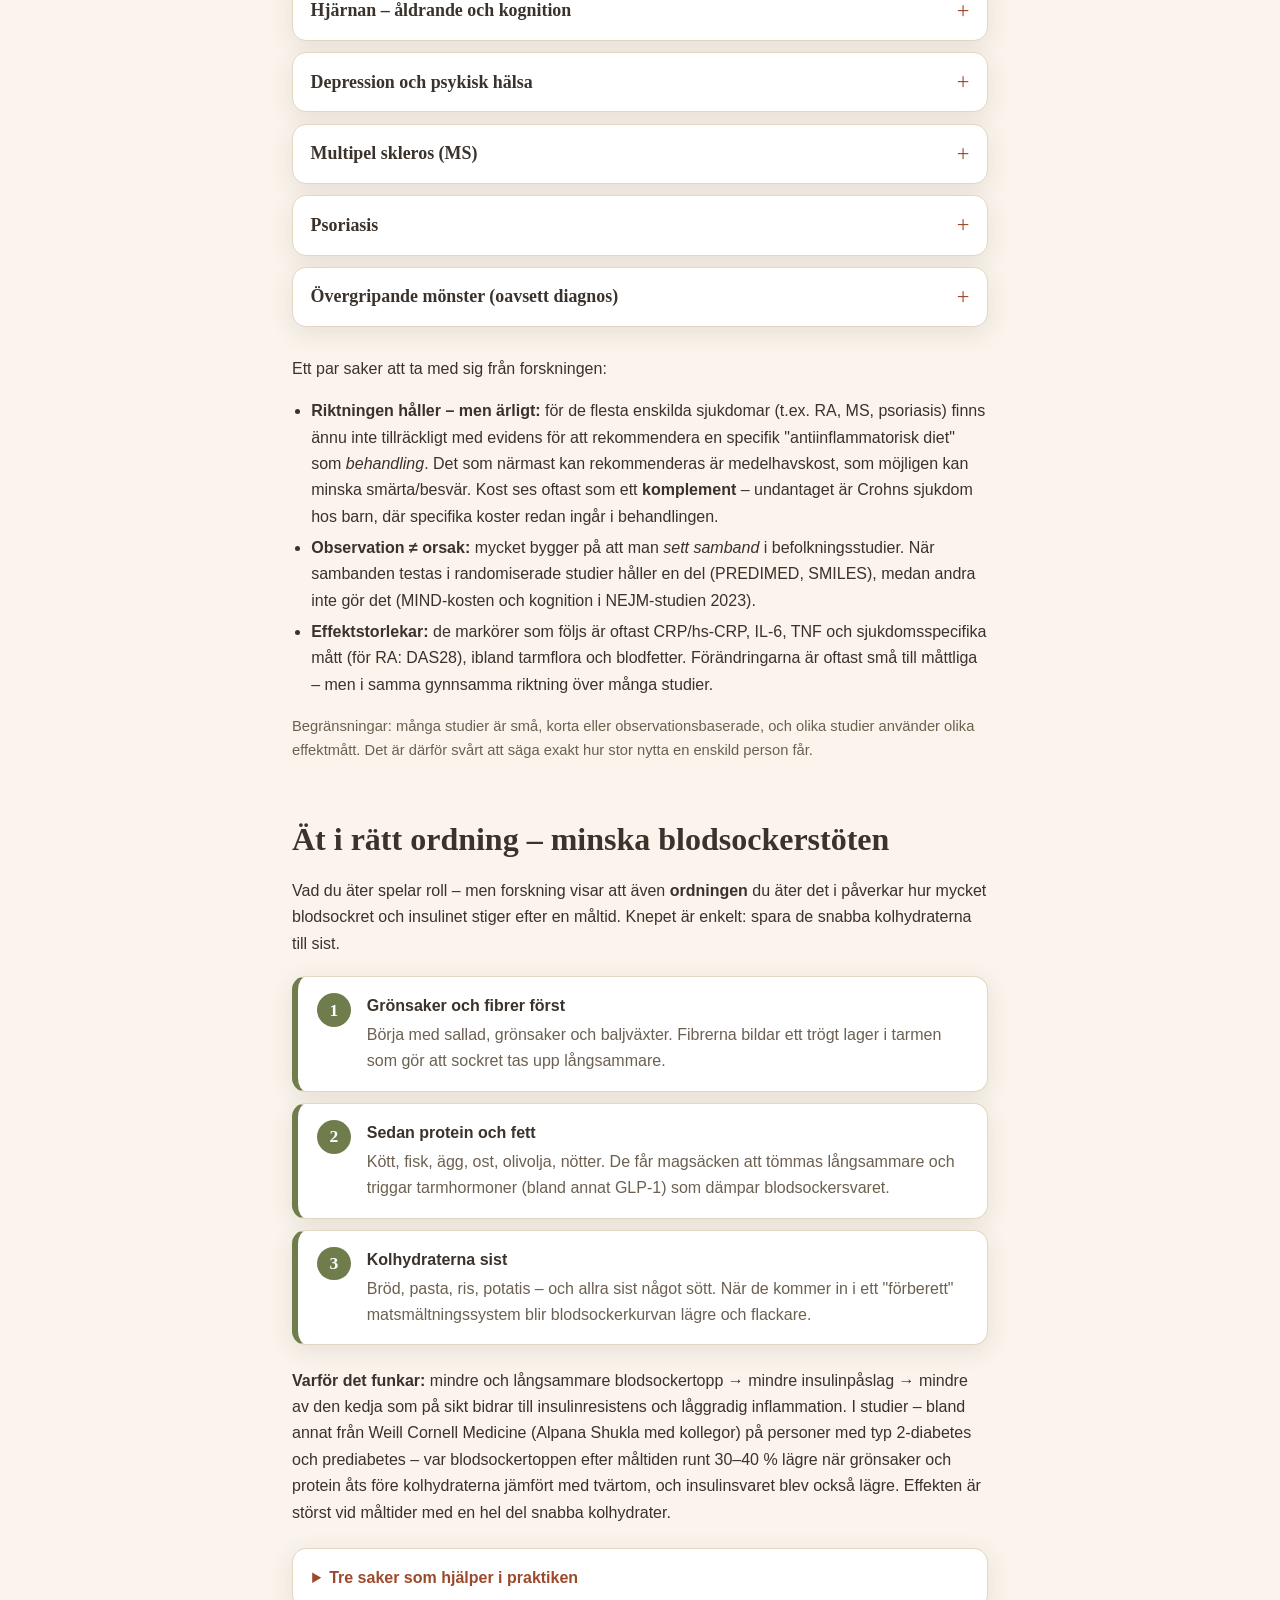
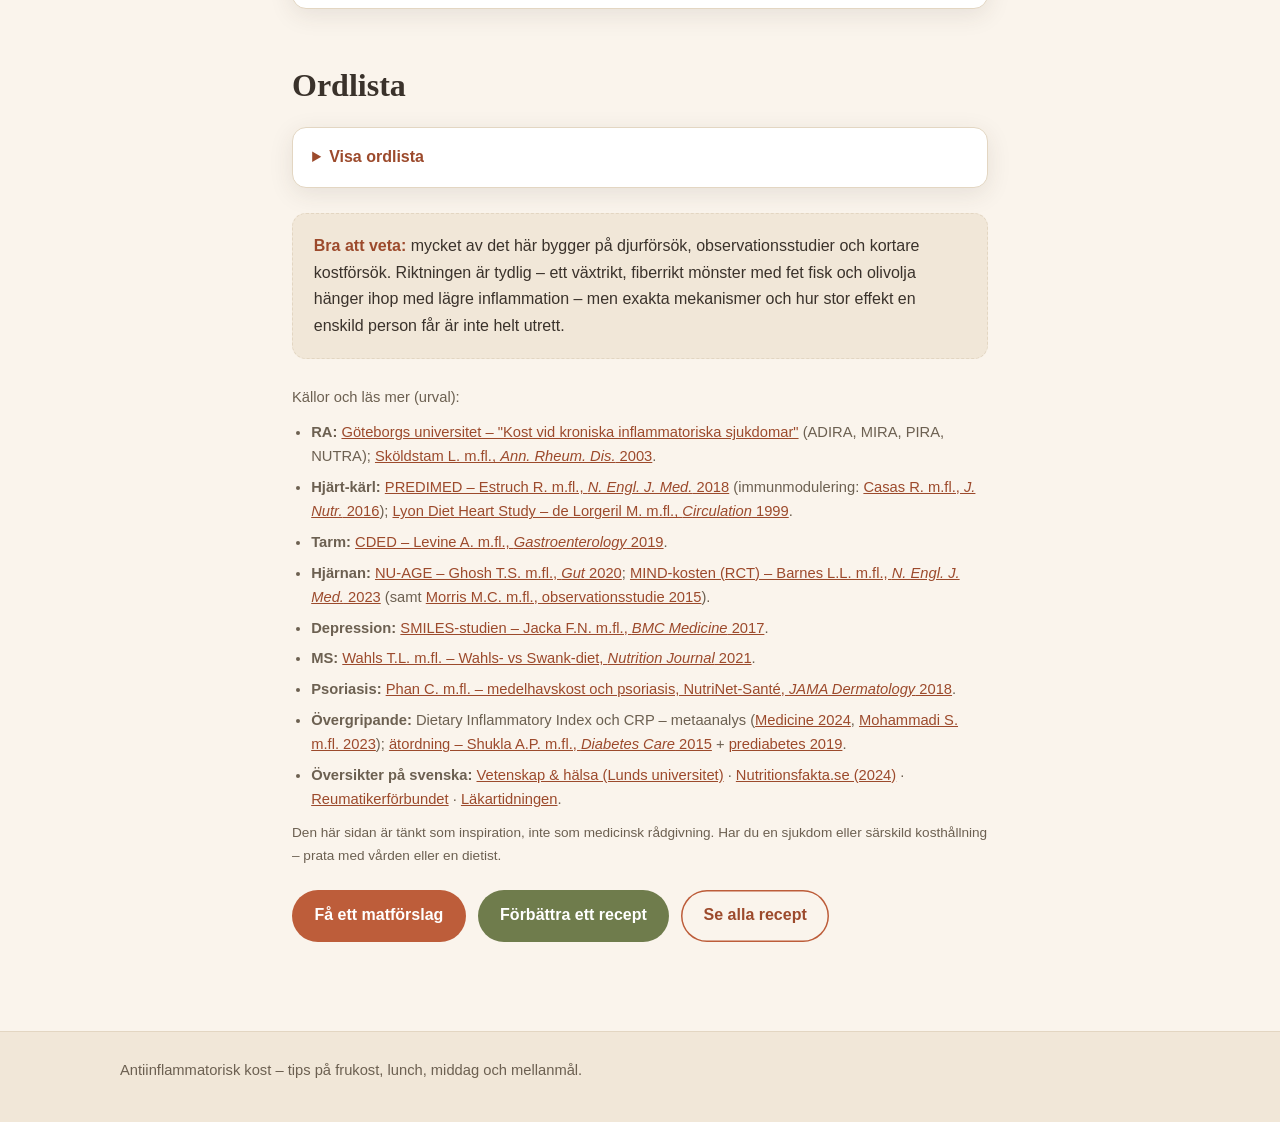
<file: om-kosten.html>
<!DOCTYPE html>
<html lang="sv">
<head>
  <meta charset="UTF-8">
  <meta name="viewport" content="width=device-width, initial-scale=1">
  <title>Om antiinflammatorisk kost – mat, fakta och ätordning</title>
  <meta name="description" content="Vad man bör äta mer av och mindre av, vad som faktiskt händer i kroppen vid inflammation, och hur ordningen du äter i kan dämpa blodsockerstöten.">
  <link rel="icon" href="favicon.svg" type="image/svg+xml">
  <link rel="stylesheet" href="css/style.css">
  <script defer src="js/profiles.js"></script>
  <script defer src="js/labels.js"></script>
  <script defer src="js/store.js"></script>
  <script defer src="js/profiles-ui.js"></script>
  <script>document.addEventListener("DOMContentLoaded", function () { window.markNav("om"); });</script>
</head>
<body>

  <header class="site-header">
    <div class="wrap">
      <a class="brand" href="index.html"><span class="leaf">🌿</span> Antiinflammatorisk kost</a>
      <nav class="site-nav">
        <a data-page="hem" href="index.html">Hem</a>
        <a data-page="recept" href="recept.html">Recept</a>
        <a data-page="veckomeny" href="veckomeny.html">Veckomeny</a>
        <a data-page="om" href="om-kosten.html">Om kosten</a>
        <a data-page="inkop" href="inkopslista.html">Inköpslista<span data-cart-badge></span></a>
      </nav>
    </div>
  </header>

  <section class="hero">
    <div class="wrap">
      <h1>Om antiinflammatorisk kost</h1>
      <p class="lead">Antiinflammatorisk kost är ett sätt att äta med fokus på att minska inflammation i kroppen. Här finns både det praktiska – vad du äter mer och mindre av – och den lite mer faktatunga delen om varför det funkar.</p>
    </div>
  </section>

  <section class="section">
    <div class="wrap prose">
      <p>Inflammation i kroppen är en naturlig reaktion från immunförsvaret, men när inflammationen blir kronisk kan den kopplas till sjukdomar som hjärt-kärlsjukdom, diabetes, övervikt och vissa hudproblem.</p>
      <p>Den antiinflammatoriska kosten liknar ofta medelhavskosten, och grundprincipen är att äta mycket naturlig, näringstät och växtbaserad mat – och undvika ultraprocessade livsmedel, socker och stora mängder rött kött.</p>

      <p class="onpage-nav">På den här sidan: <a href="#mat">Ät mer / mindre av</a> · <a href="#kroppen">Vad händer i kroppen?</a> · <a href="#forskning">Forskningen just nu</a> · <a href="#ordning">Ät i rätt ordning</a> · <a href="#ordlista">Ordlista</a></p>

      <h2 id="mat">Ät mer av</h2>
      <div class="foodgroups">
        <article class="card">
          <h3>Grönsaker och frukt</h3>
          <p class="desc">Innehåller antioxidanter och fibrer som kan dämpa inflammation.</p>
          <ul>
            <li>Spenat, grönkål, broccoli</li>
            <li>Tomat, paprika, lök</li>
            <li>Bär (blåbär, hallon, jordgubbar)</li>
            <li>Avokado</li>
            <li>Citrusfrukter</li>
          </ul>
        </article>
        <article class="card">
          <h3>Fisk, nötter och bra fetter</h3>
          <p class="desc">Innehåller omega-3-fettsyror, som har antiinflammatoriska effekter.</p>
          <ul>
            <li>Fet fisk (lax, makrill, sardiner)</li>
            <li>Olivolja</li>
            <li>Nötter och frön</li>
            <li>Chiafrön och linfrön</li>
          </ul>
        </article>
        <article class="card">
          <h3>Fullkorn och baljväxter</h3>
          <p class="desc">Ger fibrer och stabilt blodsocker, vilket också kan minska inflammation.</p>
          <ul>
            <li>Havre</li>
            <li>Quinoa</li>
            <li>Linser</li>
            <li>Bönor</li>
            <li>Kikärtor</li>
          </ul>
        </article>
        <article class="card">
          <h3>Kryddor</h3>
          <p class="desc">Exempel på kryddor som har antiinflammatorisk effekt:</p>
          <ul>
            <li>Gurkmeja</li>
            <li>Ingefära</li>
            <li>Vitlök</li>
            <li>Kanel</li>
          </ul>
        </article>
      </div>

      <h2>Undvik eller minska på …</h2>
      <article class="card avoid">
        <ul class="mt-0">
          <li>Socker och söta drycker</li>
          <li>Vitt bröd och raffinerade kolhydrater</li>
          <li>Processat kött (korv, bacon, chark, pålägg)</li>
          <li>Mycket rött kött</li>
          <li>Snabbmat och färdigmat</li>
          <li>Mjölkprodukter (men fermenterade som kefir, A-fil och naturell yoghurt går bra)</li>
          <li>Ost (fetaost och parmesan kan man äta i måttliga mängder)</li>
        </ul>
      </article>

      <div class="callout">
        <strong>Pssst …</strong> Äter du strikt antiinflammatoriskt, byt ut crème fraiche mot bättre varianter som naturell yoghurt – grekisk eller turkisk. Både fetaost och parmesan går bra att äta i måttliga mängder (om du inte är mjölkproteinallergiker), liksom bovetemjöl eftersom det är glutenfritt. På sidan <a href="forbattra.html">Förbättra recept</a> kan du klistra in en egen rätt och få fler sådana byten.
      </div>

      <h2 id="kroppen">Vad händer i kroppen?</h2>
      <p>Inflammation är inte en sak utan ett samspel mellan immunceller, signalämnen och ämnesomsättning. Här är delarna – klicka för att läsa mer om var och en.</p>

      <div class="accordion">

        <details class="accordion-item">
          <summary>Akut inflammation vs. kronisk låggradig inflammation</summary>
          <div class="acc-body">
            <p>Akut inflammation är livsnödvändig: när du skär dig eller får en infektion skickar immunförsvaret blod, vätska och vita blodkroppar till platsen – det blir rött, varmt och svullet – och när hotet är borta avslutas reaktionen. Den varianten är inte problemet.</p>
            <p>Problemet är <strong>låggradig kronisk inflammation</strong>, ibland kallad <em>inflammaging</em> när den hör ihop med åldrande. Då "puttrar" inflammationen på en låg men konstant nivå utan symtom, med lätt förhöjda inflammationsmarkörer i blodet – till exempel cytokiner som IL-6 och TNF-α samt CRP. Det tillståndet kopplas i forskningen till bukfetma, insulinresistens och typ 2-diabetes, åderförfettning (ateroskleros) och hjärt-kärlsjukdom, och bidrar troligen till flera andra åldersrelaterade sjukdomar.</p>
          </div>
        </details>

        <details class="accordion-item">
          <summary>Immunförsvarets signalsystem – det maten kan påverka</summary>
          <div class="acc-body">
            <p>Inflammation styrs av celler (bland annat makrofager och andra vita blodkroppar) som "pratar" med varandra via signalämnen som kallas <strong>cytokiner</strong>. Inuti cellerna finns omkopplare som avgör hur kraftigt svaret blir – framför allt transkriptionsfaktorn <strong>NF-κB</strong>, som slår på generna för inflammation, och <strong>NLRP3-inflammasomen</strong>, ett proteinkomplex som frisätter inflammatoriska cytokiner. Flera ämnen i mat verkar kunna dämpa just de här signalvägarna, medan andra kostfaktorer i stället eldar på dem. Det är på den nivån "antiinflammatorisk mat" gör skillnad – inte genom någon enskild mirakelingrediens.</p>
          </div>
        </details>

        <details class="accordion-item">
          <summary>Oxidativ stress och antioxidanter</summary>
          <div class="acc-body">
            <p>I cellernas ämnesomsättning bildas hela tiden reaktiva syreföreningar ("fria radikaler"). I lagom mängd behövs de, men i överskott – <strong>oxidativ stress</strong> – skadar de cellernas fetter, proteiner och DNA, och det driver i sin tur på inflammationen. Antioxidanter, som polyfenoler och flavonoider i bär, frukt, grönsaker, te, kaffe, kakao och kryddor, samt vitamin C och E och karotenoider, kan fånga upp en del av de reaktiva ämnena och dessutom dämpa NF-κB-signaleringen.</p>
            <p>Forskare vid Lunds universitet (Cecilia Holm med kollegor) har visat att ämnen i bär kan dämpa aktiviteten i gener som är inblandade i den inflammatoriska processen. I försök på möss som fick fettrik kost hejdades viktuppgången när kosten kombinerades med lingon, blåbär och svarta vinbär, och mössen hade bättre insulinkänslighet och lägre inflammation än kontrollgruppen. Samtidigt: enskilda ämnen som flavonoider i mörk choklad eller polyfenoler i mörka bär skulle behöva ätas i orealistiskt stora mängder för att ensamma göra skillnad – det är kombinationen som räknas.</p>
          </div>
        </details>

        <details class="accordion-item">
          <summary>Fetter: omega-3, omega-6 och de som "släcker" inflammation</summary>
          <div class="acc-body">
            <p>Kroppen bygger om fleromättade fettsyror till hormonliknande ämnen som kallas <strong>eikosanoider</strong> (bland annat prostaglandiner och leukotriener). Av omega-6-fettsyror (rikligt i många processade produkter och vissa vegetabiliska oljor) bildas i högre grad proinflammatoriska varianter, medan omega-3-fettsyrorna EPA och DHA – framför allt från fet fisk – ger mindre inflammatoriska varianter.</p>
            <p>Mer än så: av EPA och DHA bygger immuncellerna också <strong>resolviner</strong>, <strong>protektiner</strong> och <strong>maresiner</strong> – molekyler vars uppgift är att aktivt <em>avsluta</em> en inflammation, bland annat genom att be immunceller att inte rusa in i redan inflammerad vävnad och göra mer skada än nytta. Åt andra hållet verkar mycket mättat fett, industriellt transfett och ultraprocessad mat snarare underhålla låggradig inflammation. Olivolja innehåller dessutom ämnet oleocanthal, som i laboratorieförsök hämmar samma COX-enzymer som värktabletter (fast i mycket mindre grad).</p>
          </div>
        </details>

        <details class="accordion-item">
          <summary>Fibrer, tarmfloran och kortkedjiga fettsyror</summary>
          <div class="acc-body">
            <p>Fibrer vi inte själva kan bryta ner blir mat åt tarmbakterierna. När de jäser fibrerna bildas <strong>kortkedjiga fettsyror</strong>, framför allt <strong>butyrat</strong> (smörsyra). Butyrat är energi åt cellerna i tjocktarmens slemhinna, hjälper till att hålla tarmbarriären tät och verkar dämpande på immunceller. En tät barriär minskar läckaget av bakteriedelar (som LPS) ut i blodet – sådana delar kan annars trigga en låggradig inflammation. En ensidig, fiberfattig kost ger tvärtom en mindre mångsidig tarmflora och mindre av de här skyddande ämnena. Det är en viktig anledning till att grönsaker, baljväxter, fullkorn, nötter och frön återkommer i alla antiinflammatoriska kostmönster.</p>
          </div>
        </details>

        <details class="accordion-item">
          <summary>Blodsocker, insulin och bukfett</summary>
          <div class="acc-body">
            <p>Socker och snabba ("raffinerade") kolhydrater ger snabba blodsockertoppar och stora insulinpåslag. Återkommande toppar – särskilt i kombination med bukfett – bidrar till <strong>insulinresistens</strong>, och fettväven kring inälvorna är inte passiv: den utsöndrar själv proinflammatoriska cytokiner, så att fett och inflammation förstärker varandra. Vid högt blodsocker (och vid hård stekning och grillning) bildas också så kallade AGE:er, ämnen som kan aktivera inflammatoriska signalvägar. Fullkorn, baljväxter och fiberrik mat ger jämnare blodsocker och dämpar den här kedjan. Hur du kan dämpa blodsockerstöten ytterligare – genom <em>ordningen</em> du äter i – står i nästa avsnitt.</p>
          </div>
        </details>

        <details class="accordion-item">
          <summary>Helheten slår enskilda livsmedel</summary>
          <div class="acc-body">
            <p>Genomgående i forskningen är att ingen ensam "superfood" fixar saken. Det är hela mönstret – mycket grönsaker, frukt, bär, baljväxter, fullkorn, nötter, fet fisk och olivolja, och lite socker, ultraprocessat och rött/processat kött – som hänger ihop med lägre inflammationsmarkörer. De två mest studerade modellerna är <strong>medelhavskosten</strong> och den <strong>nordiska kosten</strong> (fisk, bär, grönsaker, fullkorn, rapsolja, magra mejeriprodukter). Som Cecilia Holm sammanfattar det handlar det "istället om att förändra sin kost i rätt riktning så att det blir en kombination av olika komponenter som samverkar".</p>
          </div>
        </details>

      </div>

      <h2 id="forskning">Vad säger forskningen just nu?</h2>
      <p>Det mesta ovan bygger på grundforskning, observationsstudier och kortare kostförsök. Det görs nu också <strong>kliniska studier</strong> där en hel kosthållning testas vid olika tillstånd – tydligast vid reumatoid artrit, men på bredare front också. Klicka för att läsa mer per tillstånd (referenser längst ner på sidan).</p>

      <div class="accordion">

        <details class="accordion-item">
          <summary>Reumatoid artrit (RA) – mest studerat</summary>
          <div class="acc-body">
            <p>Här finns flera kontrollerade studier, många från Göteborgs universitet.</p>
            <ul>
              <li><strong>ADIRA</strong> (Göteborg, 2017–2018) – crossover-RCT, ca 50 personer. En antiinflammatorisk kost (fullkorn, fet fisk, frukt, grönsaker, probiotika, fett av god kvalitet) hemlevererad i 10 veckor mot en mer "vanlig" kost. Bland de som följde kosten väl minskade sjukdomsaktiviteten (DAS28) och den fysiska funktionen förbättrades – utan ändrad medicinering.</li>
              <li><strong>MIRA</strong> (Göteborg, 2015–2016) – crossover; 75 g blåmusslor om dagen i en period gav högre omega-3 (EPA/DHA) och lägre DAS28-CRP än kontrollkost.</li>
              <li><strong>PIRA</strong> (Göteborg) – en måltid med rött kött vs fet fisk (lax) vs vegansk sojafärs hos kvinnor med och utan RA. IL-6-svaret efter måltiden skilde sig inte, men fisk och soja gav en gynnsammare blodfettsprofil.</li>
              <li><strong>Sköldstam m.fl.</strong>, <em>Ann. Rheum. Dis.</em> 2003 – tidig RCT, ca 50 personer; 12 veckors kretensisk medelhavskost gav lägre DAS28 och mindre smärta. Fortfarande en av de starkaste bitarna bakom att just medelhavskost lyfts fram vid RA.</li>
              <li><strong>NUTRA</strong> (Göteborg, pågår 2025–2030) – 100–150 personer med <em>nyupptäckt</em> RA får färdiga, näringsrika menyer hem; ska se om kosten dämpar sjukdomsaktiviteten och minskar hjärt-kärlrisken. Medelhavskost vid RA studeras även i Umeå.</li>
            </ul>
          </div>
        </details>

        <details class="accordion-item">
          <summary>Hjärt-kärlsjukdom</summary>
          <div class="acc-body">
            <p>Åderförfettning (ateroskleros) är i grunden en inflammatorisk process, och just här är koststudierna stora och relativt övertygande.</p>
            <ul>
              <li><strong>PREDIMED</strong> (Spanien, RCT, publ. 2013, omanalyserad 2018) – ca 7 400 personer med hög hjärt-kärlrisk lottades till medelhavskost med extra olivolja, medelhavskost med extra nötter, eller fettsnål kontrollkost. Medelhavsgrupperna fick omkring <strong>30 % färre</strong> allvarliga hjärt-kärlhändelser. I delstudier sjönk hs-CRP, IL-6 och TNF (storleksordningen ≥ 16 %) och uttrycket av "vidhäftningsmolekyler" på immunceller minskade.</li>
              <li><strong>Lyon Diet Heart Study</strong> (Frankrike; de Lorgeril m.fl., <em>Circulation</em> 1999) – personer som haft hjärtinfarkt lottades till en medelhavsinspirerad kost eller vanliga råd. Medelhavsgruppen hade kraftigt färre nya hjärthändelser under uppföljningen. En klassiker som lade grunden.</li>
            </ul>
          </div>
        </details>

        <details class="accordion-item">
          <summary>Tarmsjukdom – Crohns sjukdom</summary>
          <div class="acc-body">
            <ul>
              <li><strong>CDED</strong> – Levine m.fl., <em>Gastroenterology</em> 2019. 78 barn med mild–måttlig Crohns sjukdom lottades till "Crohn's Disease Exclusion Diet" (vanlig mat som utesluter komponenter som anses skada tarmflora och tarmbarriär) plus viss näringsdryck, eller enbart näringsdryck. Vid vecka 6 var 75 % i kortisonfri remission med matdieten mot 59 % med enbart dryck; vid vecka 12 var skillnaden 76 % mot 45 %. Här syns ganska direkt att <em>vad</em> man äter påverkar inflammationen i tarmen.</li>
            </ul>
            <p class="help">Vid Crohns sjukdom hos barn är specifika koster (CDED, exklusiv näringsdryck) redan en etablerad del av behandlingen – inte bara ett komplement.</p>
          </div>
        </details>

        <details class="accordion-item">
          <summary>Hjärnan – åldrande och kognition</summary>
          <div class="acc-body">
            <ul>
              <li><strong>NU-AGE</strong> (5 EU-länder, 1-årig RCT, <em>Gut</em> 2020) – 612 äldre (65–79 år) följde medelhavskost eller sin vanliga kost i ett år. Hos dem som höll i kosten ändrades tarmfloran mot bakterier kopplade till mindre skröplighet, bättre kognition och lägre CRP och IL-17 – och till mer produktion av kortkedjiga fettsyror.</li>
              <li><strong>MIND-kosten</strong> (medelhavskost + DASH med "hjärnsnälla" livsmedel) – stora observationsstudier (Morris m.fl., 2015) kopplade hög följsamhet till lägre risk för Alzheimers sjukdom. <strong>Men:</strong> en stor randomiserad studie (<em>NEJM</em> 2023) på äldre fann <em>ingen</em> signifikant skillnad i kognitiv funktion efter 3 år jämfört med en kontrollkost (båda grupperna gick ner i vikt och förbättrades något). Ett bra exempel på att observerade samband inte alltid håller i en kontrollerad studie.</li>
            </ul>
          </div>
        </details>

        <details class="accordion-item">
          <summary>Depression och psykisk hälsa</summary>
          <div class="acc-body">
            <p>Låggradig inflammation har kopplats till depression hos en del personer, och kosten har testats som tilläggsbehandling.</p>
            <ul>
              <li><strong>SMILES-studien</strong> (Jacka m.fl., <em>BMC Medicine</em> 2017) – RCT där vuxna med medelsvår–svår depression fick antingen kostrådgivning mot en modifierad medelhavskost eller socialt stöd, i 12 veckor (utöver sin vanliga behandling). I kostgruppen nådde ca <strong>32 %</strong> remission jämfört med ca <strong>8 %</strong> i kontrollgruppen.</li>
              <li>Senare studier (t.ex. AMMEND, 2022) har gett mer blandade resultat – effekten finns men är inte lika tydlig i alla grupper, och det här ersätter inte annan behandling.</li>
            </ul>
          </div>
        </details>

        <details class="accordion-item">
          <summary>Multipel skleros (MS)</summary>
          <div class="acc-body">
            <p>Evidensen är ännu svag – inga koständringar rekommenderas som behandling.</p>
            <ul>
              <li>En RCT (2021) jämförde två koster hos personer med skovvis MS: en modifierad paleo-/eliminationskost ("Wahls") och en kost låg på mättat fett ("Swank"). Båda förbättrade upplevd trötthet och livskvalitet under studien – men det fanns ingen jämförelse mot "vanlig kost", så hur mycket av effekten som beror på just dieterna är oklart.</li>
              <li>Observationsstudier har kopplat högre följsamhet till medelhavskost till mindre funktionsnedsättning vid MS, men det säger inget säkert om orsak.</li>
            </ul>
          </div>
        </details>

        <details class="accordion-item">
          <summary>Psoriasis</summary>
          <div class="acc-body">
            <ul>
              <li>Mest <em>observationsstudier</em>: i den stora franska kohorten NutriNet-Santé (Phan m.fl., 2018) hade personer med högre följsamhet till medelhavskost mindre svår psoriasis.</li>
              <li>Hos personer med övervikt förbättrar viktnedgång både psoriasis och svaret på medicinsk behandling – det är det mest robusta kost-/livsstilsfyndet vid psoriasis.</li>
              <li>Riktiga interventionsstudier på en "antiinflammatorisk kost" vid psoriasis saknas till stor del; en medelhavsinspirerad kost lyfts fram som rimlig men inte bevisad som behandling.</li>
            </ul>
          </div>
        </details>

        <details class="accordion-item">
          <summary>Övergripande mönster (oavsett diagnos)</summary>
          <div class="acc-body">
            <ul>
              <li><strong>Dietary Inflammatory Index (DII)</strong> – forskare poängsätter kostmönster efter hur "inflammatoriska" de är. I en sammanställning av 13 tvärsnittsstudier (drygt 54 000 personer) hade de med mest pro-inflammatorisk kost ca <strong>25 % högre odds</strong> för förhöjt CRP än de med mest antiinflammatorisk kost. Större metaanalyser kopplar en pro-inflammatorisk kost till högre risk för hjärt-kärlsjukdom, typ 2-diabetes och depression.</li>
              <li><strong>Översikter av medelhavskost-RCT:er</strong> – metaanalyser landar i samma riktning: medelhavskost sänker i snitt CRP och flera andra inflammationsmarkörer jämfört med kontrollkost. Effekten är liten till måttlig men konsekvent.</li>
              <li><strong>Ultraprocessad mat</strong> – i stora befolkningsstudier kopplas en hög andel ultraprocessade livsmedel till högre inflammationsmarkörer (CRP, IL-6) och ökad risk för flera kroniska sjukdomar – ett av de mer samstämmiga fynden på senare år.</li>
            </ul>
          </div>
        </details>

      </div>

      <p>Ett par saker att ta med sig från forskningen:</p>
      <ul>
        <li><strong>Riktningen håller – men ärligt:</strong> för de flesta enskilda sjukdomar (t.ex. RA, MS, psoriasis) finns ännu inte tillräckligt med evidens för att rekommendera en specifik "antiinflammatorisk diet" som <em>behandling</em>. Det som närmast kan rekommenderas är medelhavskost, som möjligen kan minska smärta/besvär. Kost ses oftast som ett <strong>komplement</strong> – undantaget är Crohns sjukdom hos barn, där specifika koster redan ingår i behandlingen.</li>
        <li><strong>Observation ≠ orsak:</strong> mycket bygger på att man <em>sett samband</em> i befolkningsstudier. När sambanden testas i randomiserade studier håller en del (PREDIMED, SMILES), medan andra inte gör det (MIND-kosten och kognition i NEJM-studien 2023).</li>
        <li><strong>Effektstorlekar:</strong> de markörer som följs är oftast CRP/hs-CRP, IL-6, TNF och sjukdomsspecifika mått (för RA: DAS28), ibland tarmflora och blodfetter. Förändringarna är oftast små till måttliga – men i samma gynnsamma riktning över många studier.</li>
      </ul>
      <p class="help">Begränsningar: många studier är små, korta eller observationsbaserade, och olika studier använder olika effektmått. Det är därför svårt att säga exakt hur stor nytta en enskild person får.</p>

      <h2 id="ordning">Ät i rätt ordning – minska blodsockerstöten</h2>
      <p>Vad du äter spelar roll – men forskning visar att även <strong>ordningen</strong> du äter det i påverkar hur mycket blodsockret och insulinet stiger efter en måltid. Knepet är enkelt: spara de snabba kolhydraterna till sist.</p>

      <ol class="order-steps">
        <li>
          <span class="order-num">1</span>
          <div>
            <strong>Grönsaker och fibrer först</strong>
            <p>Börja med sallad, grönsaker och baljväxter. Fibrerna bildar ett trögt lager i tarmen som gör att sockret tas upp långsammare.</p>
          </div>
        </li>
        <li>
          <span class="order-num">2</span>
          <div>
            <strong>Sedan protein och fett</strong>
            <p>Kött, fisk, ägg, ost, olivolja, nötter. De får magsäcken att tömmas långsammare och triggar tarmhormoner (bland annat GLP-1) som dämpar blodsockersvaret.</p>
          </div>
        </li>
        <li>
          <span class="order-num">3</span>
          <div>
            <strong>Kolhydraterna sist</strong>
            <p>Bröd, pasta, ris, potatis – och allra sist något sött. När de kommer in i ett "förberett" matsmältningssystem blir blodsockerkurvan lägre och flackare.</p>
          </div>
        </li>
      </ol>

      <p><strong>Varför det funkar:</strong> mindre och långsammare blodsockertopp → mindre insulinpåslag → mindre av den kedja som på sikt bidrar till insulinresistens och låggradig inflammation. I studier – bland annat från Weill Cornell Medicine (Alpana Shukla med kollegor) på personer med typ 2-diabetes och prediabetes – var blodsockertoppen efter måltiden runt 30–40&nbsp;% lägre när grönsaker och protein åts före kolhydraterna jämfört med tvärtom, och insulinsvaret blev också lägre. Effekten är störst vid måltider med en hel del snabba kolhydrater.</p>

      <details class="factbox">
        <summary>Tre saker som hjälper i praktiken</summary>
        <div class="acc-body">
          <ul>
            <li>Börja måltiden med salladen eller grönsakerna i stället för att spara dem till sist.</li>
            <li>Ta gärna en kort promenad efteråt – musklerna "äter upp" en del av sockret.</li>
            <li>Det här ersätter inte själva matvalen: en tallrik med mycket grönsaker, baljväxter, fullkorn, fisk och olivolja är fortfarande grunden.</li>
          </ul>
          <p class="disclaimer">Forskningen om ätordning är mest gjord i mindre studier och på personer med diabetes eller prediabetes. Effekten finns men ska inte överdrivas, och det är ingen ersättning för behandling.</p>
        </div>
      </details>

      <h2 id="ordlista">Ordlista</h2>
      <details class="factbox">
        <summary>Visa ordlista</summary>
        <dl class="deflist">
          <dt>Cytokiner</dt><dd>Signalmolekyler som immunceller använder för att styra inflammation (t.ex. IL-6, TNF-α).</dd>
          <dt>CRP</dt><dd>C-reaktivt protein – ett ämne i blodet som stiger vid inflammation och ofta mäts som markör.</dd>
          <dt>NF-κB</dt><dd>En "huvudströmbrytare" i cellen som sätter på generna för inflammation.</dd>
          <dt>NLRP3-inflammasomen</dt><dd>Ett proteinkomplex i immunceller som frisätter inflammatoriska cytokiner.</dd>
          <dt>Oxidativ stress</dt><dd>Obalans där reaktiva syreföreningar ("fria radikaler") blir fler än kroppens antioxidanter hinner ta hand om.</dd>
          <dt>Polyfenoler / flavonoider</dt><dd>Stora grupper av växtämnen (i bär, frukt, grönt, te, kakao, kryddor) med antioxidativa och inflammationsdämpande effekter.</dd>
          <dt>Eikosanoider</dt><dd>Hormonliknande ämnen som bildas av fleromättade fettsyror; vissa driver, andra dämpar inflammation.</dd>
          <dt>Resolviner, protektiner, maresiner</dt><dd>Molekyler som bildas av omega-3 (EPA/DHA) och som hjälper till att avsluta en inflammation.</dd>
          <dt>Kortkedjiga fettsyror / butyrat</dt><dd>Bildas när tarmbakterier jäser fibrer; ger energi åt tarmslemhinnan och dämpar immunceller.</dd>
          <dt>GLP-1</dt><dd>Ett tarmhormon som frisätts när vi äter (särskilt fett och protein), bromsar magsäckens tömning och dämpar blodsockersvaret.</dd>
          <dt>Insulinresistens</dt><dd>När cellerna svarar sämre på insulin; hänger ihop med bukfett, typ 2-diabetes och låggradig inflammation.</dd>
          <dt>AGE:er</dt><dd>"Advanced glycation end products" – ämnen som bildas vid högt blodsocker och hård upphettning och som kan trigga inflammation.</dd>
          <dt>Inflammaging</dt><dd>Den långsamma, låggradiga inflammation som ofta ökar med åldern.</dd>
        </dl>
      </details>

      <div class="callout">
        <strong>Bra att veta:</strong> mycket av det här bygger på djurförsök, observationsstudier och kortare kostförsök. Riktningen är tydlig – ett växtrikt, fiberrikt mönster med fet fisk och olivolja hänger ihop med lägre inflammation – men exakta mekanismer och hur stor effekt en enskild person får är inte helt utrett.
      </div>

      <p class="help">Källor och läs mer (urval):</p>
      <ul class="help sources">
        <li><strong>RA:</strong> <a href="https://www.gu.se/forskning/kost-vid-kroniska-inflammatoriska-sjukdomar" rel="noopener" target="_blank">Göteborgs universitet – "Kost vid kroniska inflammatoriska sjukdomar"</a> (ADIRA, MIRA, PIRA, NUTRA); <a href="https://pubmed.ncbi.nlm.nih.gov/12594104/" rel="noopener" target="_blank">Sköldstam L. m.fl., <em>Ann. Rheum. Dis.</em> 2003</a>.</li>
        <li><strong>Hjärt-kärl:</strong> <a href="https://pubmed.ncbi.nlm.nih.gov/29897866/" rel="noopener" target="_blank">PREDIMED – Estruch R. m.fl., <em>N. Engl. J. Med.</em> 2018</a> (immunmodulering: <a href="https://pubmed.ncbi.nlm.nih.gov/27440261/" rel="noopener" target="_blank">Casas R. m.fl., <em>J. Nutr.</em> 2016</a>); <a href="https://pubmed.ncbi.nlm.nih.gov/9989963/" rel="noopener" target="_blank">Lyon Diet Heart Study – de Lorgeril M. m.fl., <em>Circulation</em> 1999</a>.</li>
        <li><strong>Tarm:</strong> <a href="https://pubmed.ncbi.nlm.nih.gov/31170412/" rel="noopener" target="_blank">CDED – Levine A. m.fl., <em>Gastroenterology</em> 2019</a>.</li>
        <li><strong>Hjärnan:</strong> <a href="https://pubmed.ncbi.nlm.nih.gov/32066625/" rel="noopener" target="_blank">NU-AGE – Ghosh T.S. m.fl., <em>Gut</em> 2020</a>; <a href="https://pubmed.ncbi.nlm.nih.gov/37466280/" rel="noopener" target="_blank">MIND-kosten (RCT) – Barnes L.L. m.fl., <em>N. Engl. J. Med.</em> 2023</a> (samt <a href="https://pubmed.ncbi.nlm.nih.gov/?term=MIND+diet+reduced+incidence+Alzheimer+Morris+2015" rel="noopener" target="_blank">Morris M.C. m.fl., observationsstudie 2015</a>).</li>
        <li><strong>Depression:</strong> <a href="https://pubmed.ncbi.nlm.nih.gov/28137247/" rel="noopener" target="_blank">SMILES-studien – Jacka F.N. m.fl., <em>BMC Medicine</em> 2017</a>.</li>
        <li><strong>MS:</strong> <a href="https://pubmed.ncbi.nlm.nih.gov/?term=Wahls+Swank+diet+multiple+sclerosis+fatigue+randomized" rel="noopener" target="_blank">Wahls T.L. m.fl. – Wahls- vs Swank-diet, <em>Nutrition Journal</em> 2021</a>.</li>
        <li><strong>Psoriasis:</strong> <a href="https://pubmed.ncbi.nlm.nih.gov/?term=Phan+Mediterranean+psoriasis+NutriNet-Sant%C3%A9" rel="noopener" target="_blank">Phan C. m.fl. – medelhavskost och psoriasis, NutriNet-Santé, <em>JAMA Dermatology</em> 2018</a>.</li>
        <li><strong>Övergripande:</strong> Dietary Inflammatory Index och CRP – metaanalys (<a href="https://pmc.ncbi.nlm.nih.gov/articles/PMC11081557/" rel="noopener" target="_blank">Medicine 2024</a>, <a href="https://pmc.ncbi.nlm.nih.gov/articles/PMC10563751/" rel="noopener" target="_blank">Mohammadi S. m.fl. 2023</a>); <a href="https://pmc.ncbi.nlm.nih.gov/articles/PMC4876745/" rel="noopener" target="_blank">ätordning – Shukla A.P. m.fl., <em>Diabetes Care</em> 2015</a> + <a href="https://pmc.ncbi.nlm.nih.gov/articles/PMC7398578/" rel="noopener" target="_blank">prediabetes 2019</a>.</li>
        <li><strong>Översikter på svenska:</strong> <a href="https://www.vetenskaphalsa.se/antiinflammatorisk-kost/" rel="noopener" target="_blank">Vetenskap &amp; hälsa (Lunds universitet)</a> · <a href="https://nutritionsfakta.se/2024/08/13/antiinflammatorisk-kost-som-behandling-av-reumatoid-artrit/" rel="noopener" target="_blank">Nutritionsfakta.se (2024)</a> · <a href="https://reumatiker.se/blogg/malet-ar-att-mat-blir-ett-komplement-till-medicinsk-behandling" rel="noopener" target="_blank">Reumatikerförbundet</a> · <a href="https://lakartidningen.se/" rel="noopener" target="_blank">Läkartidningen</a>.</li>
      </ul>

      <p class="disclaimer">Den här sidan är tänkt som inspiration, inte som medicinsk rådgivning. Har du en sjukdom eller särskild kosthållning – prata med vården eller en dietist.</p>

      <div class="btn-row">
        <a class="btn btn-primary" href="index.html#valj">Få ett matförslag</a>
        <a class="btn btn-secondary" href="forbattra.html">Förbättra ett recept</a>
        <a class="btn btn-ghost" href="recept.html">Se alla recept</a>
      </div>
    </div>
  </section>

  <footer class="site-footer">
    <div class="wrap">
      <p>Antiinflammatorisk kost – tips på frukost, lunch, middag och mellanmål.</p>
    </div>
  </footer>

</body>
</html>
</file>
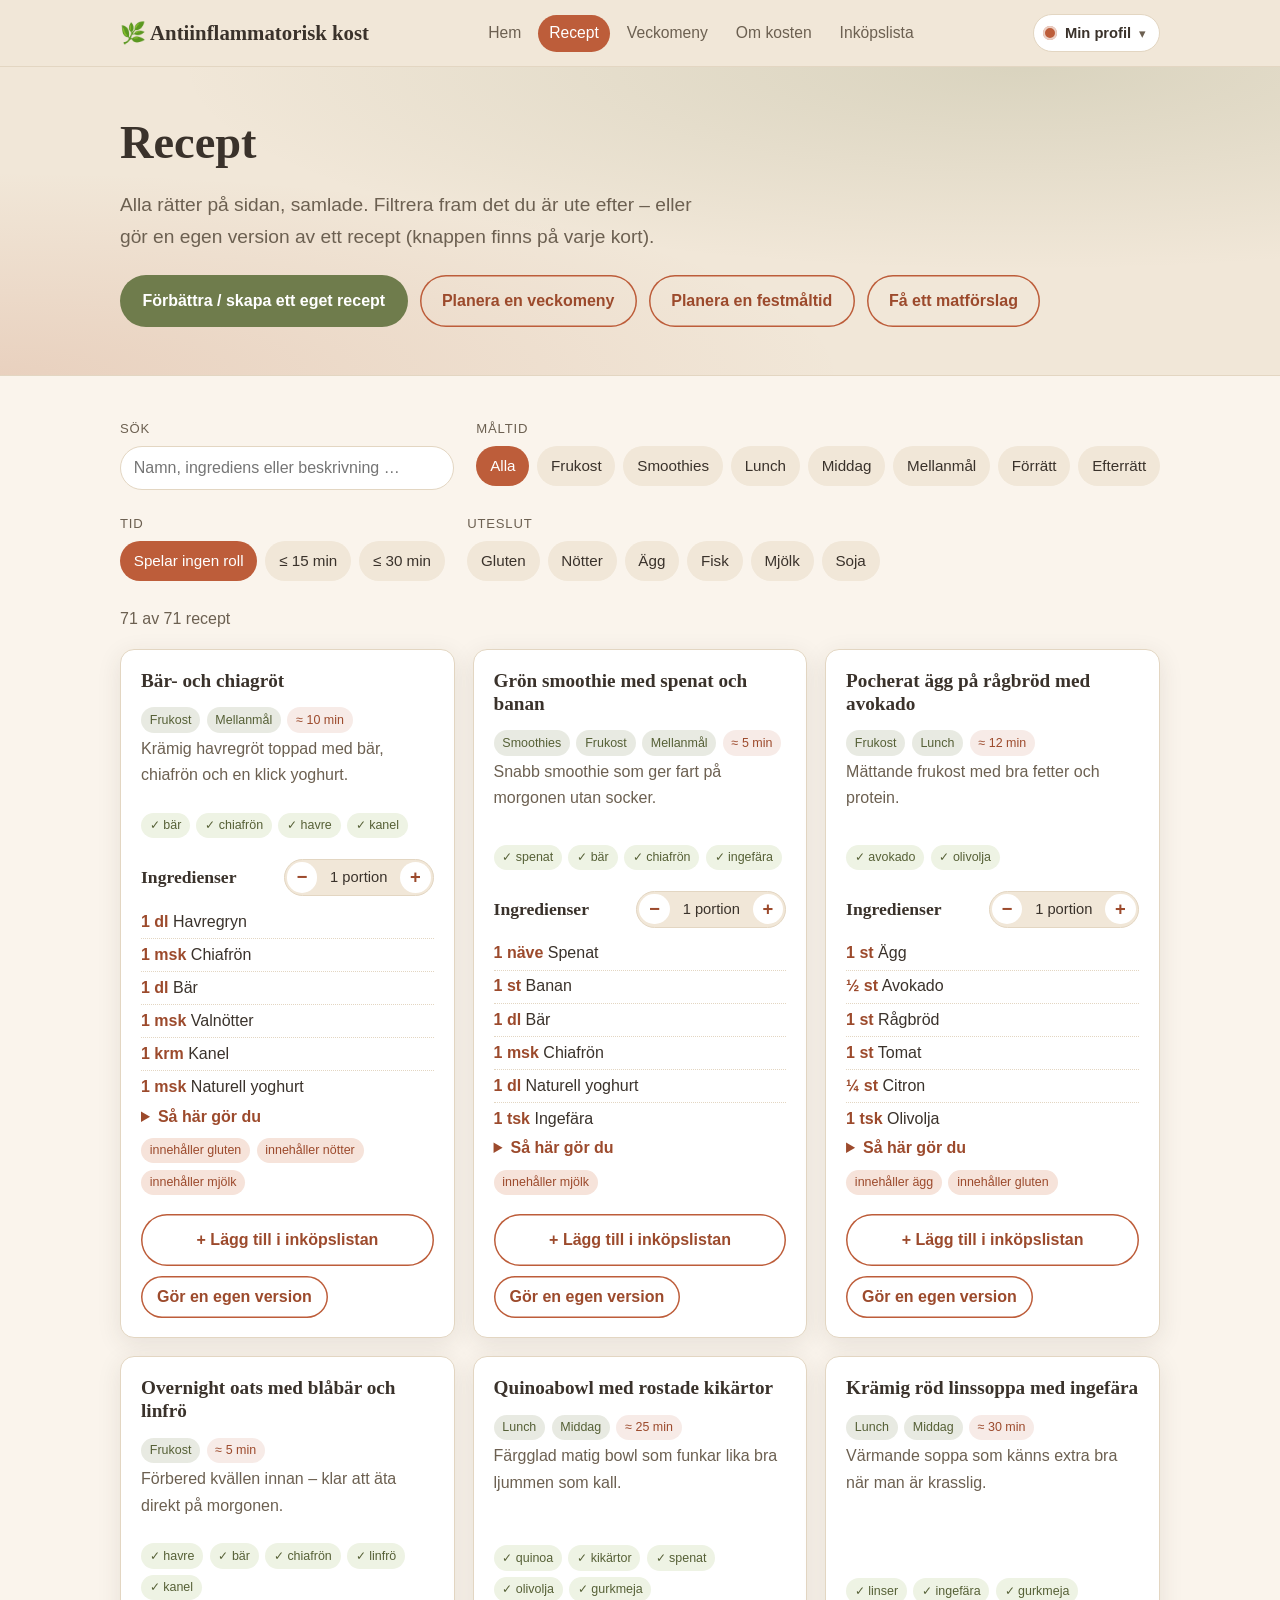
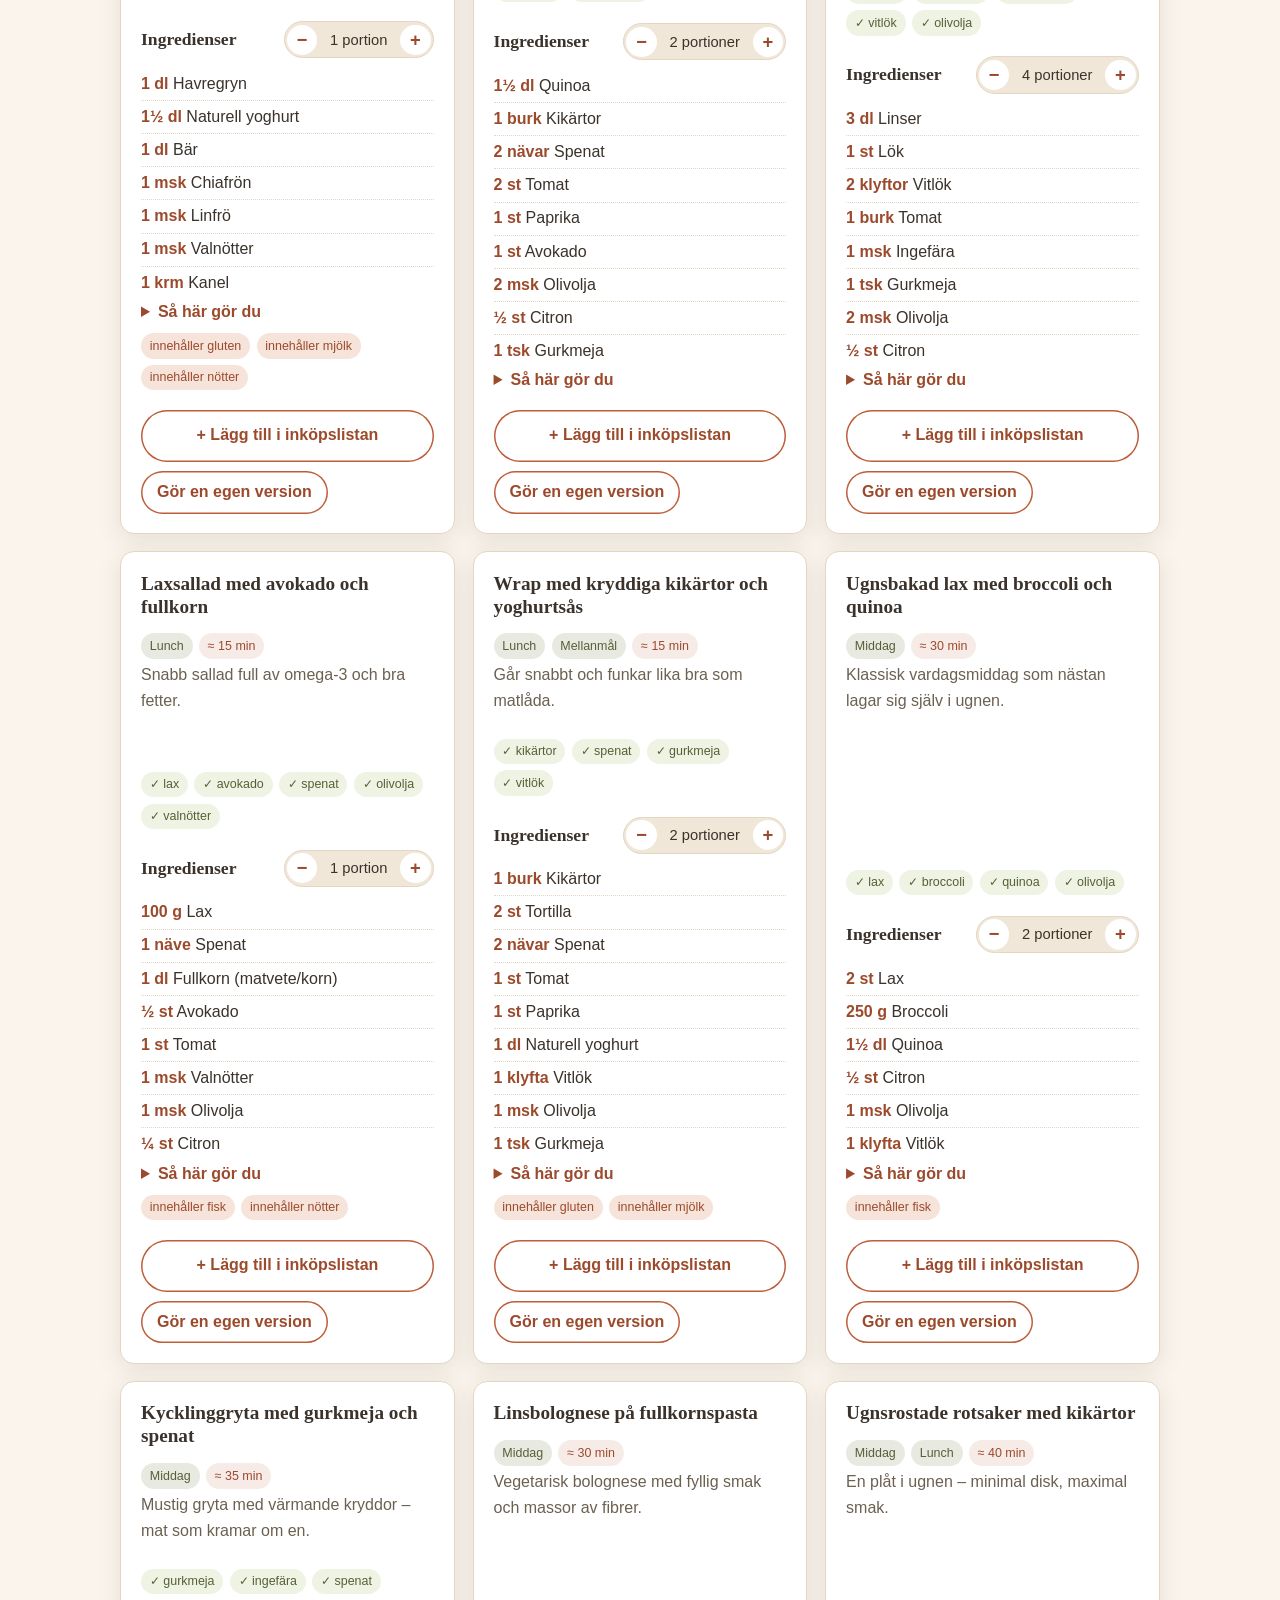
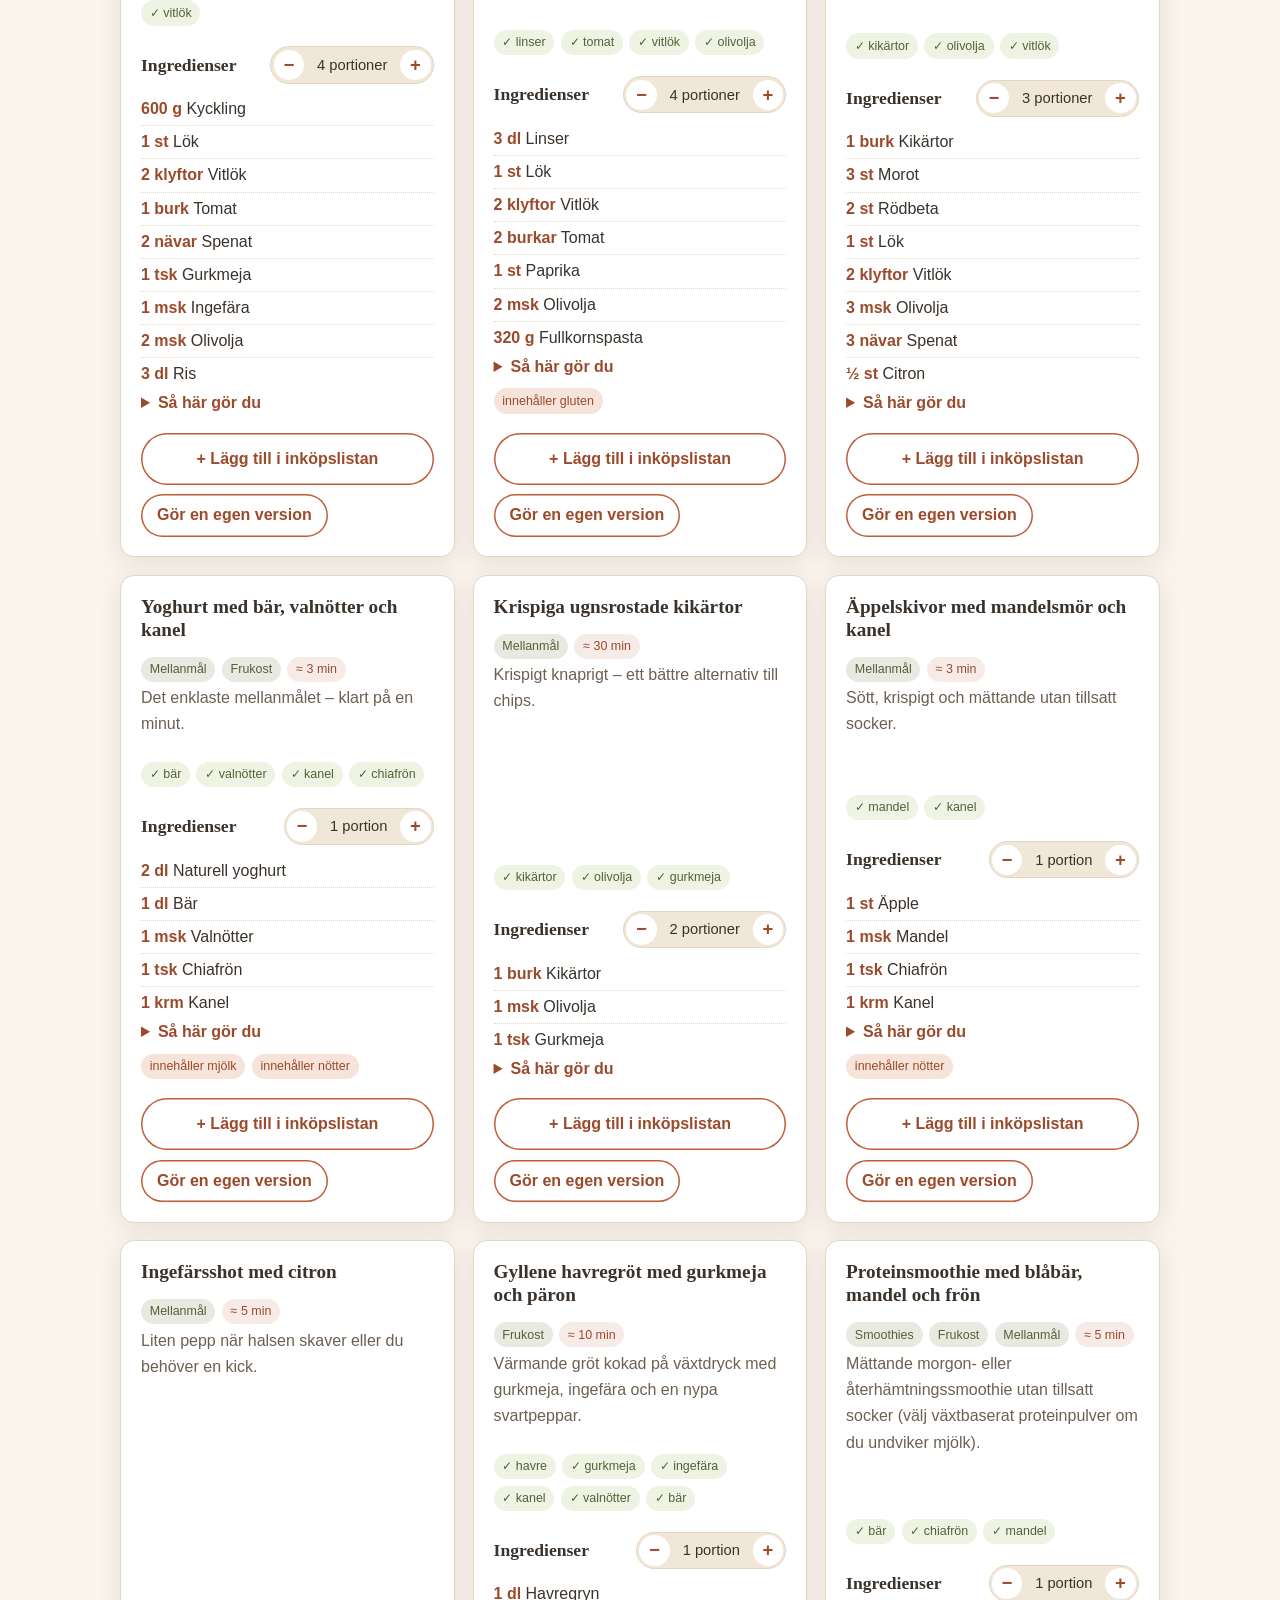
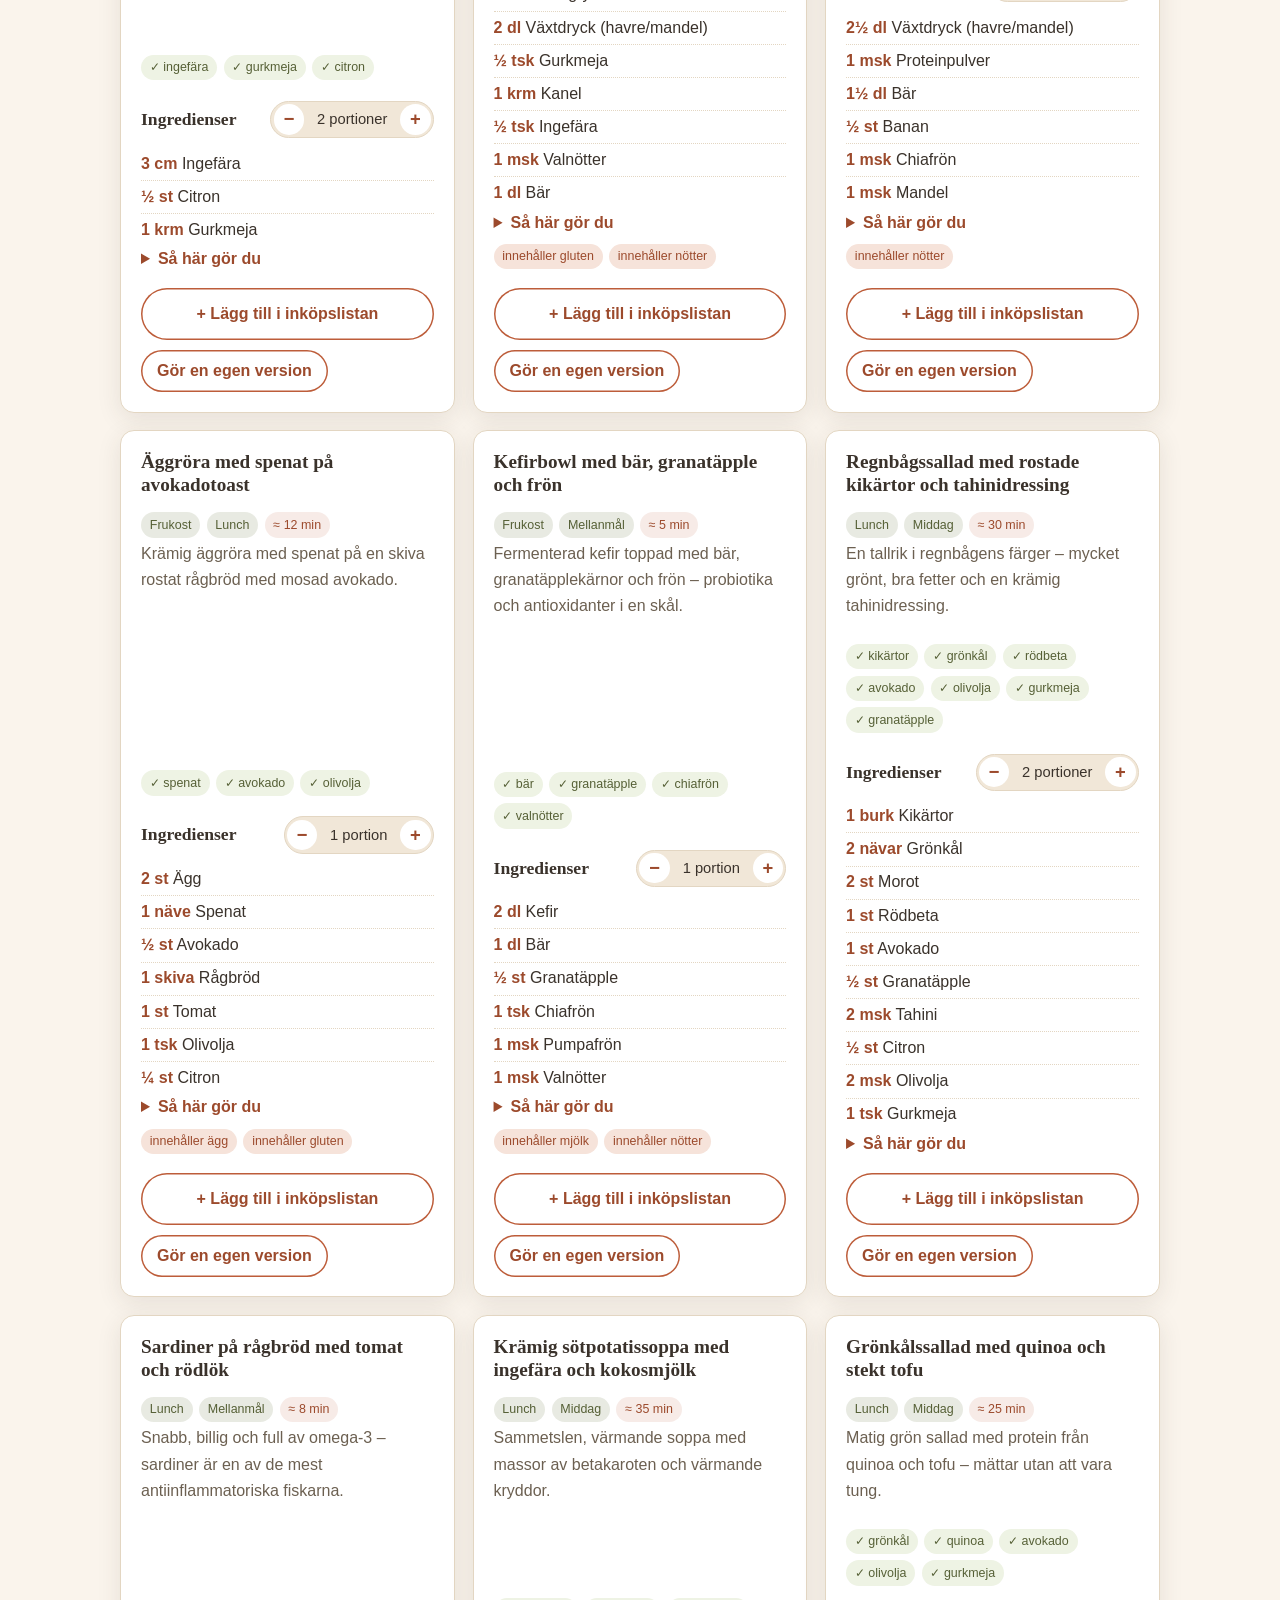
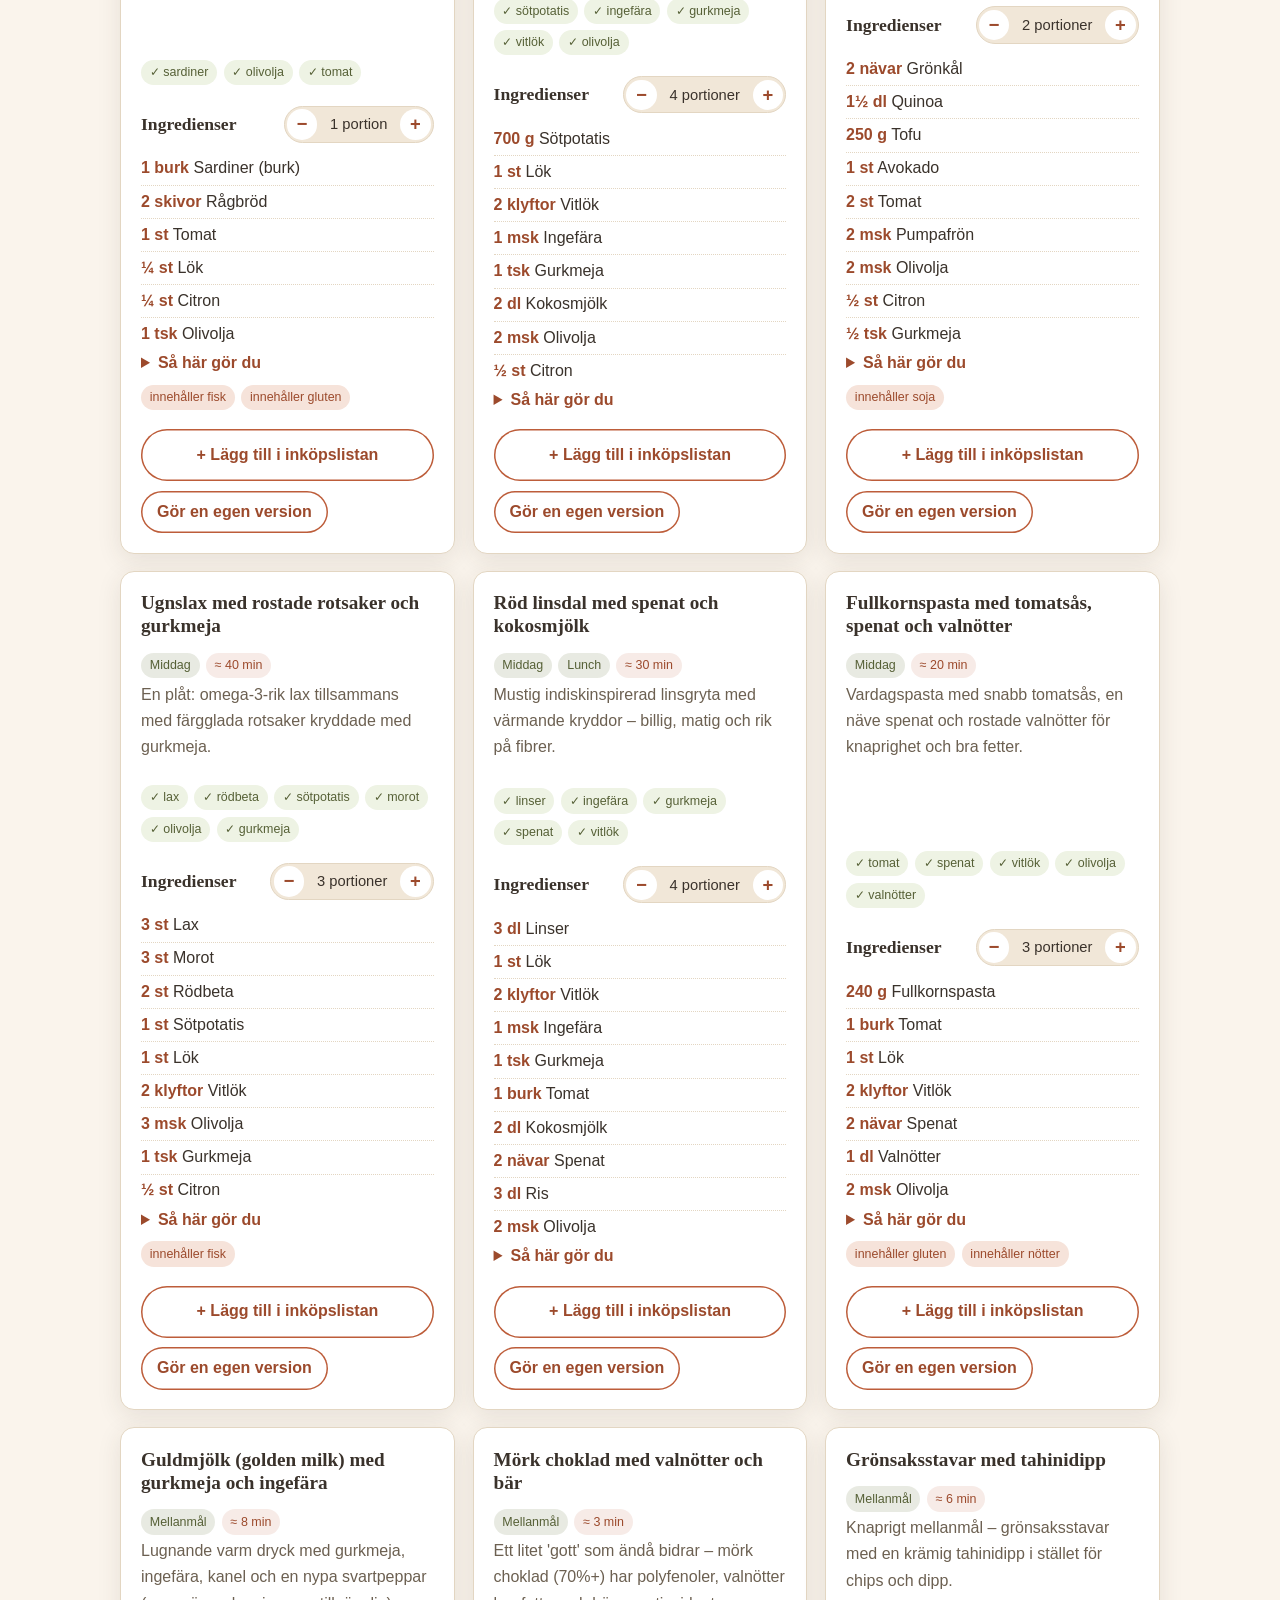
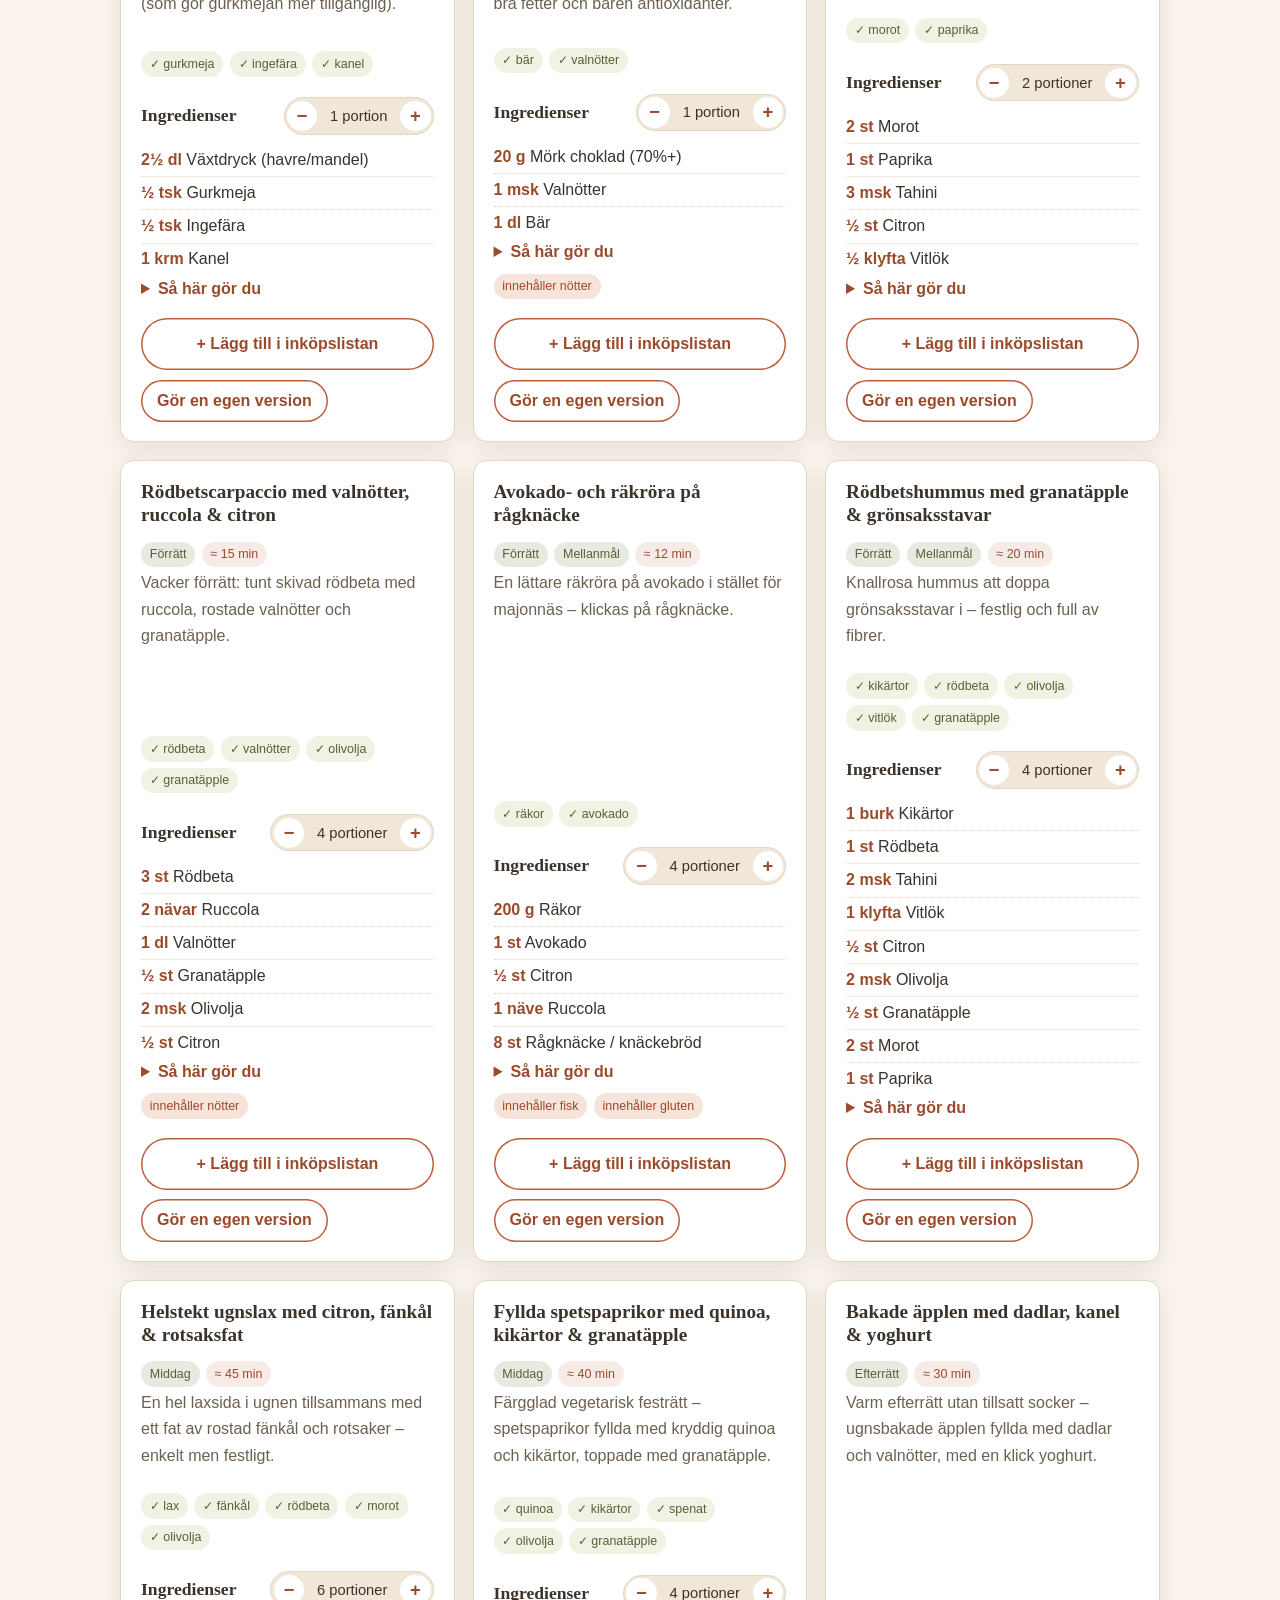
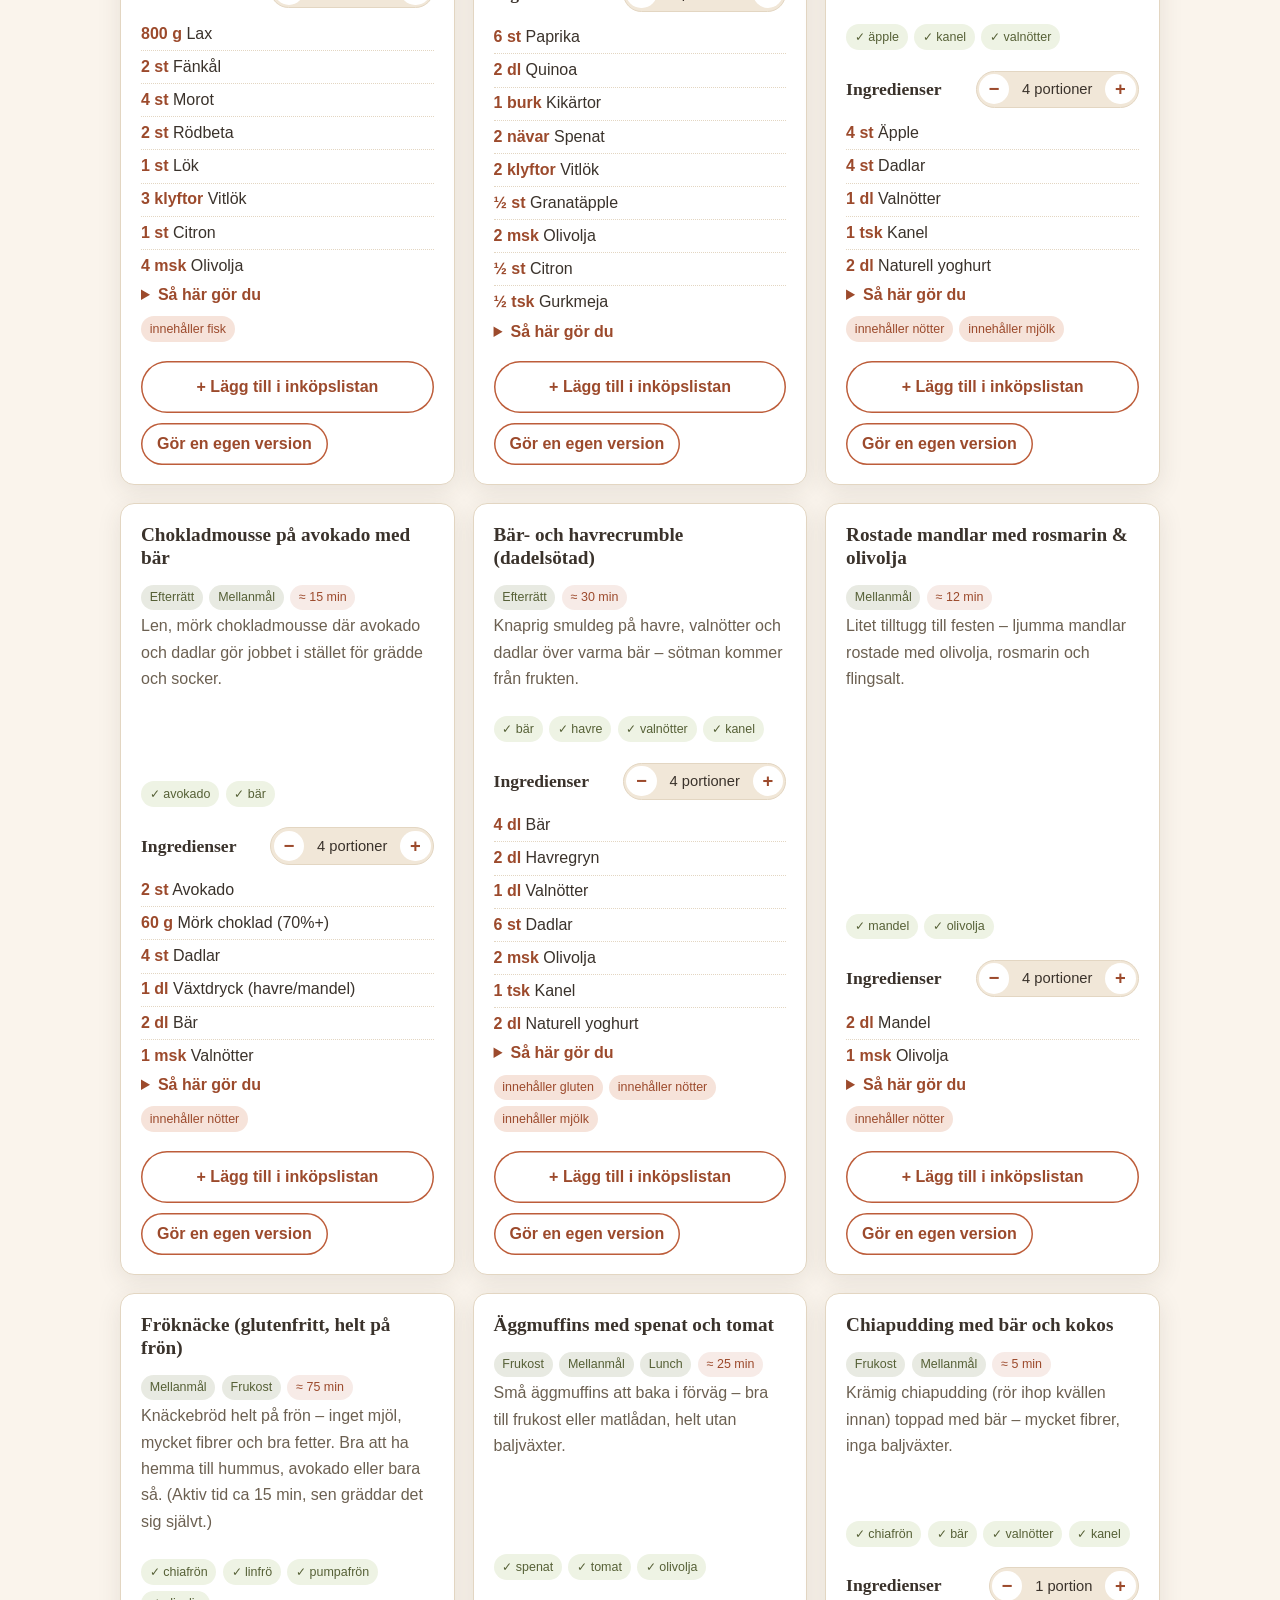
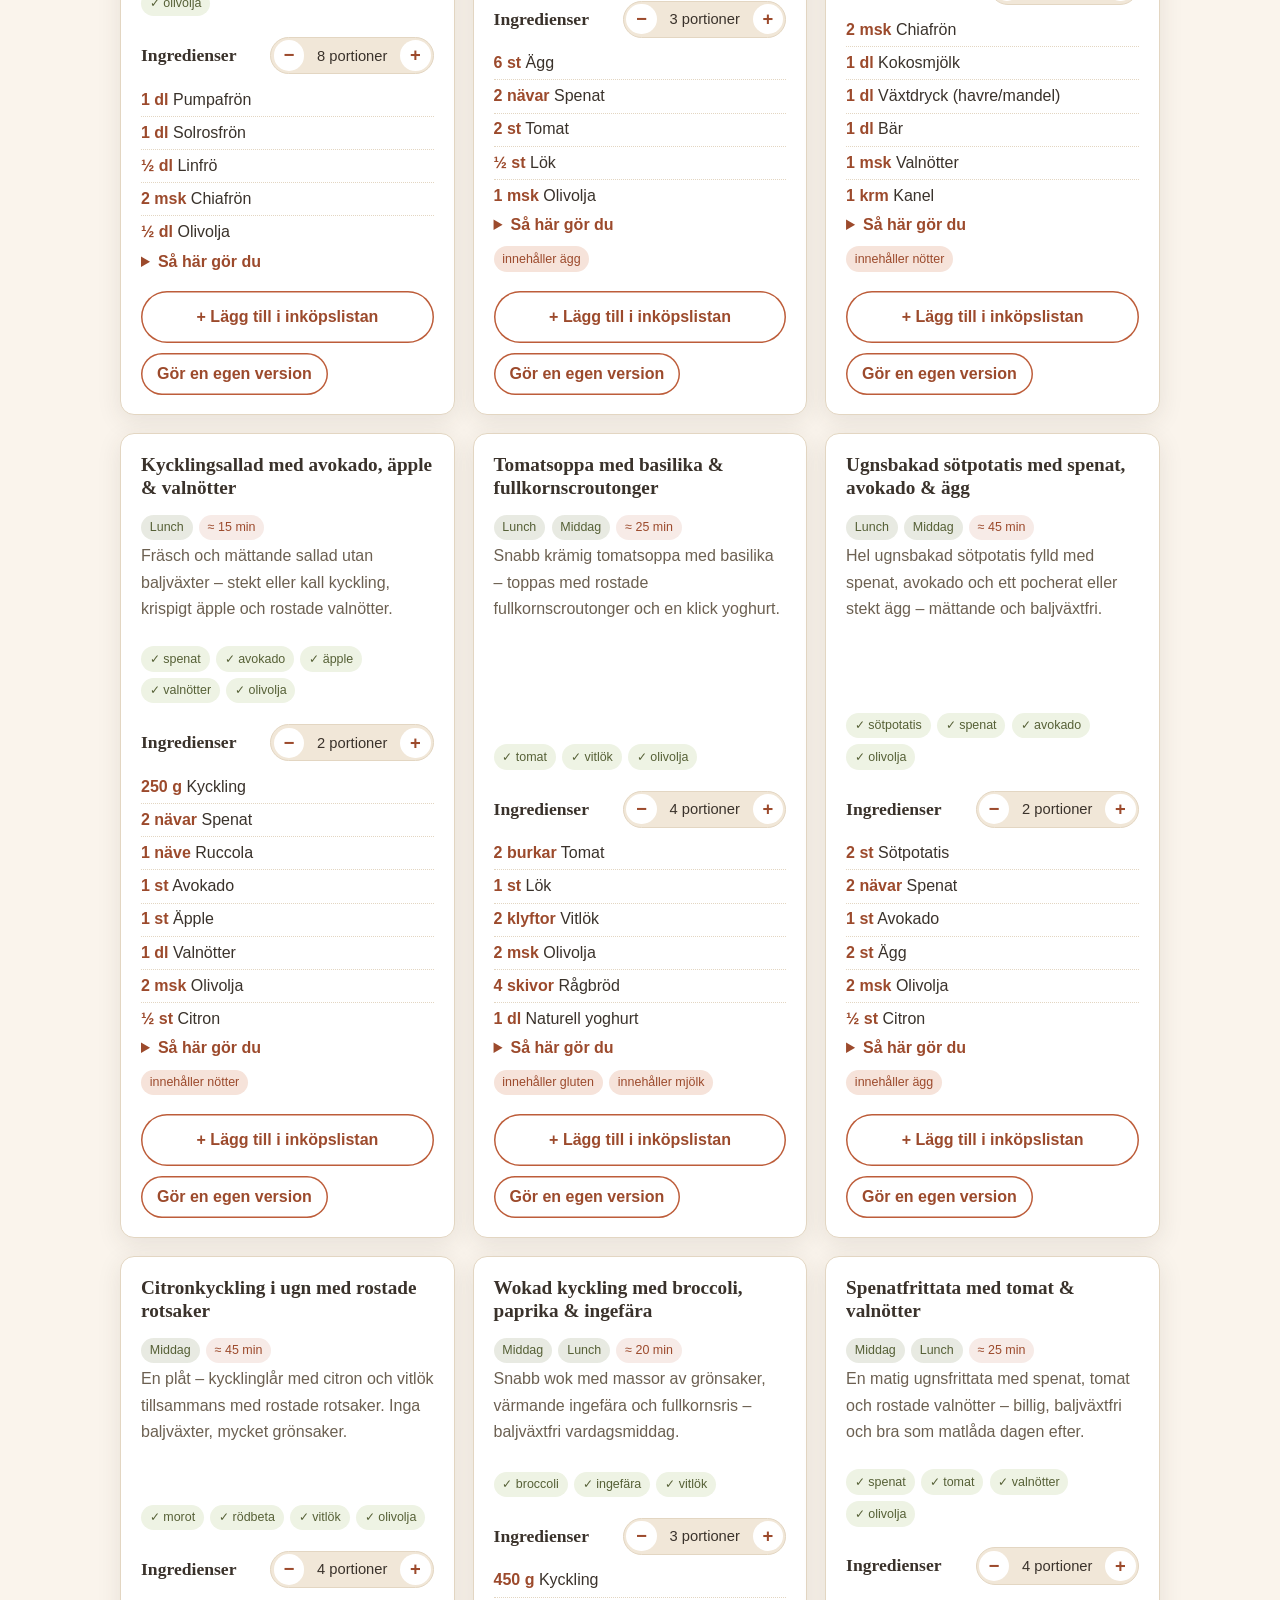
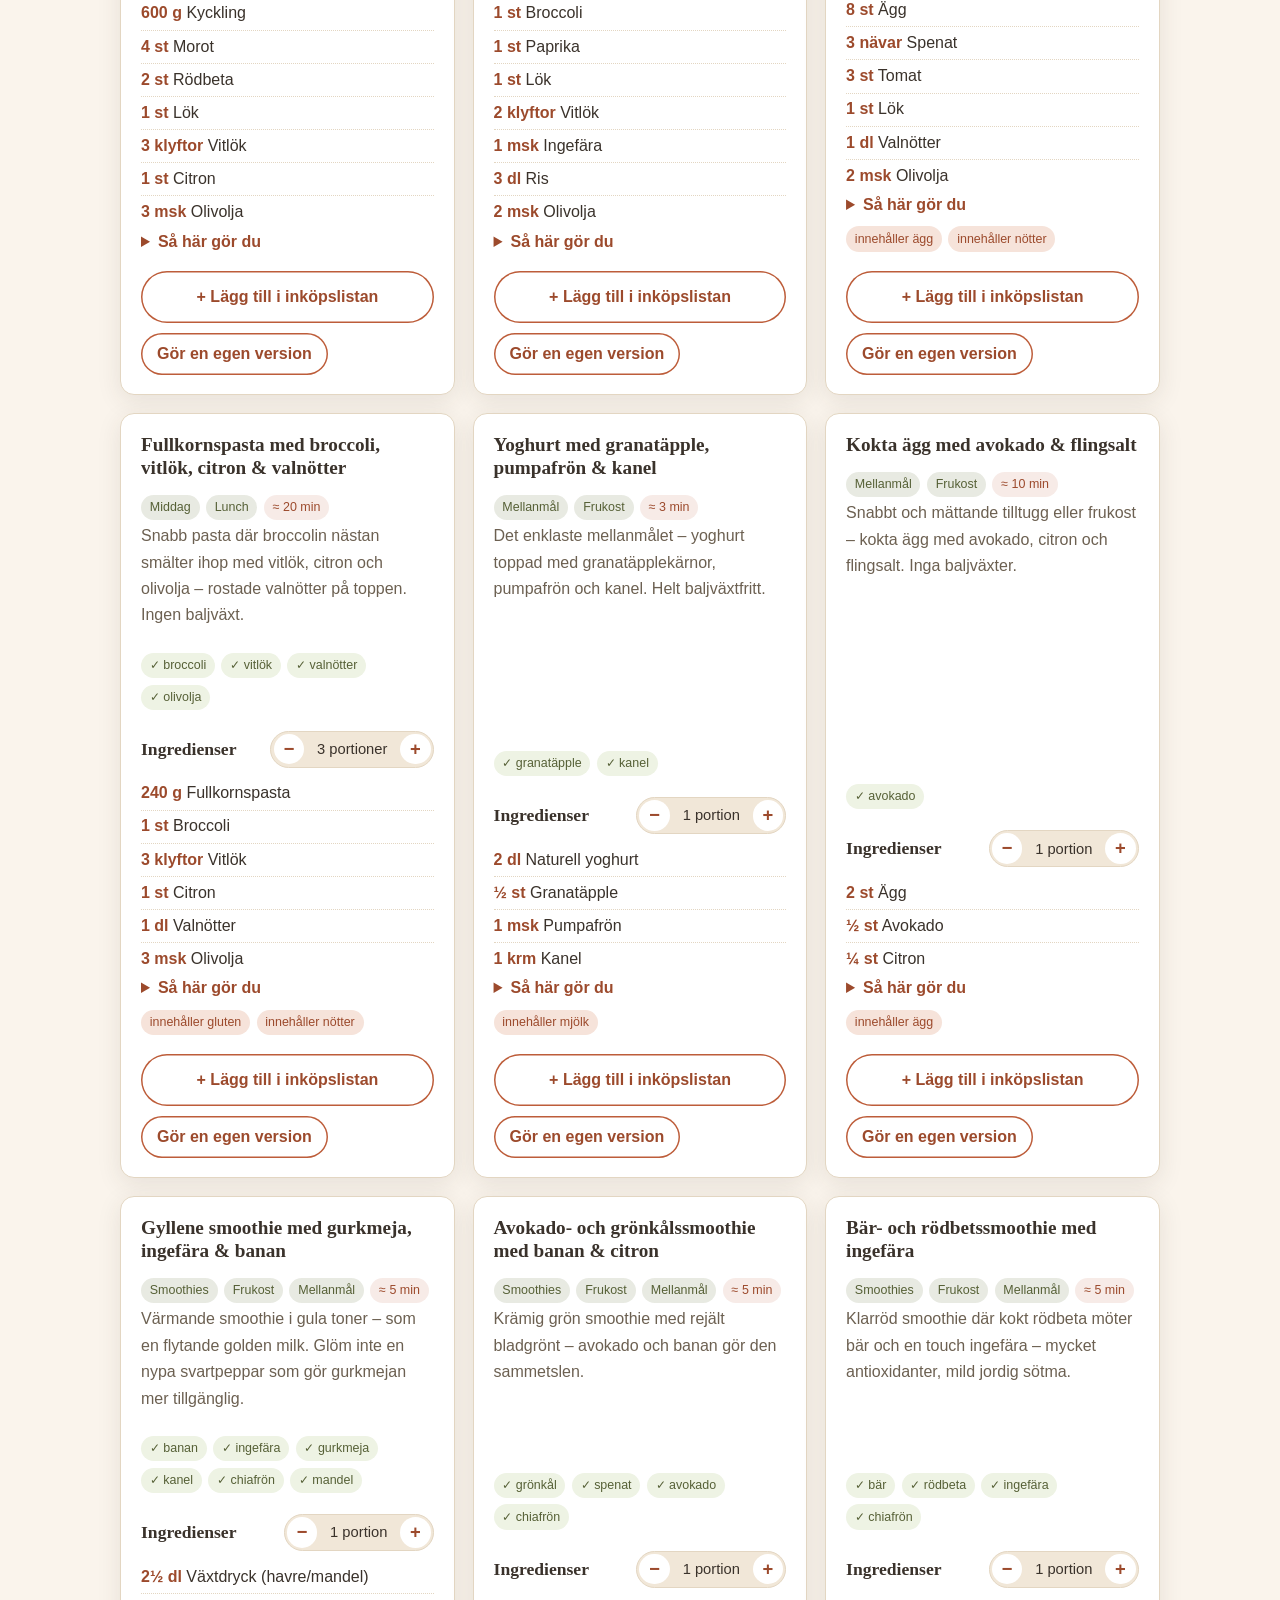
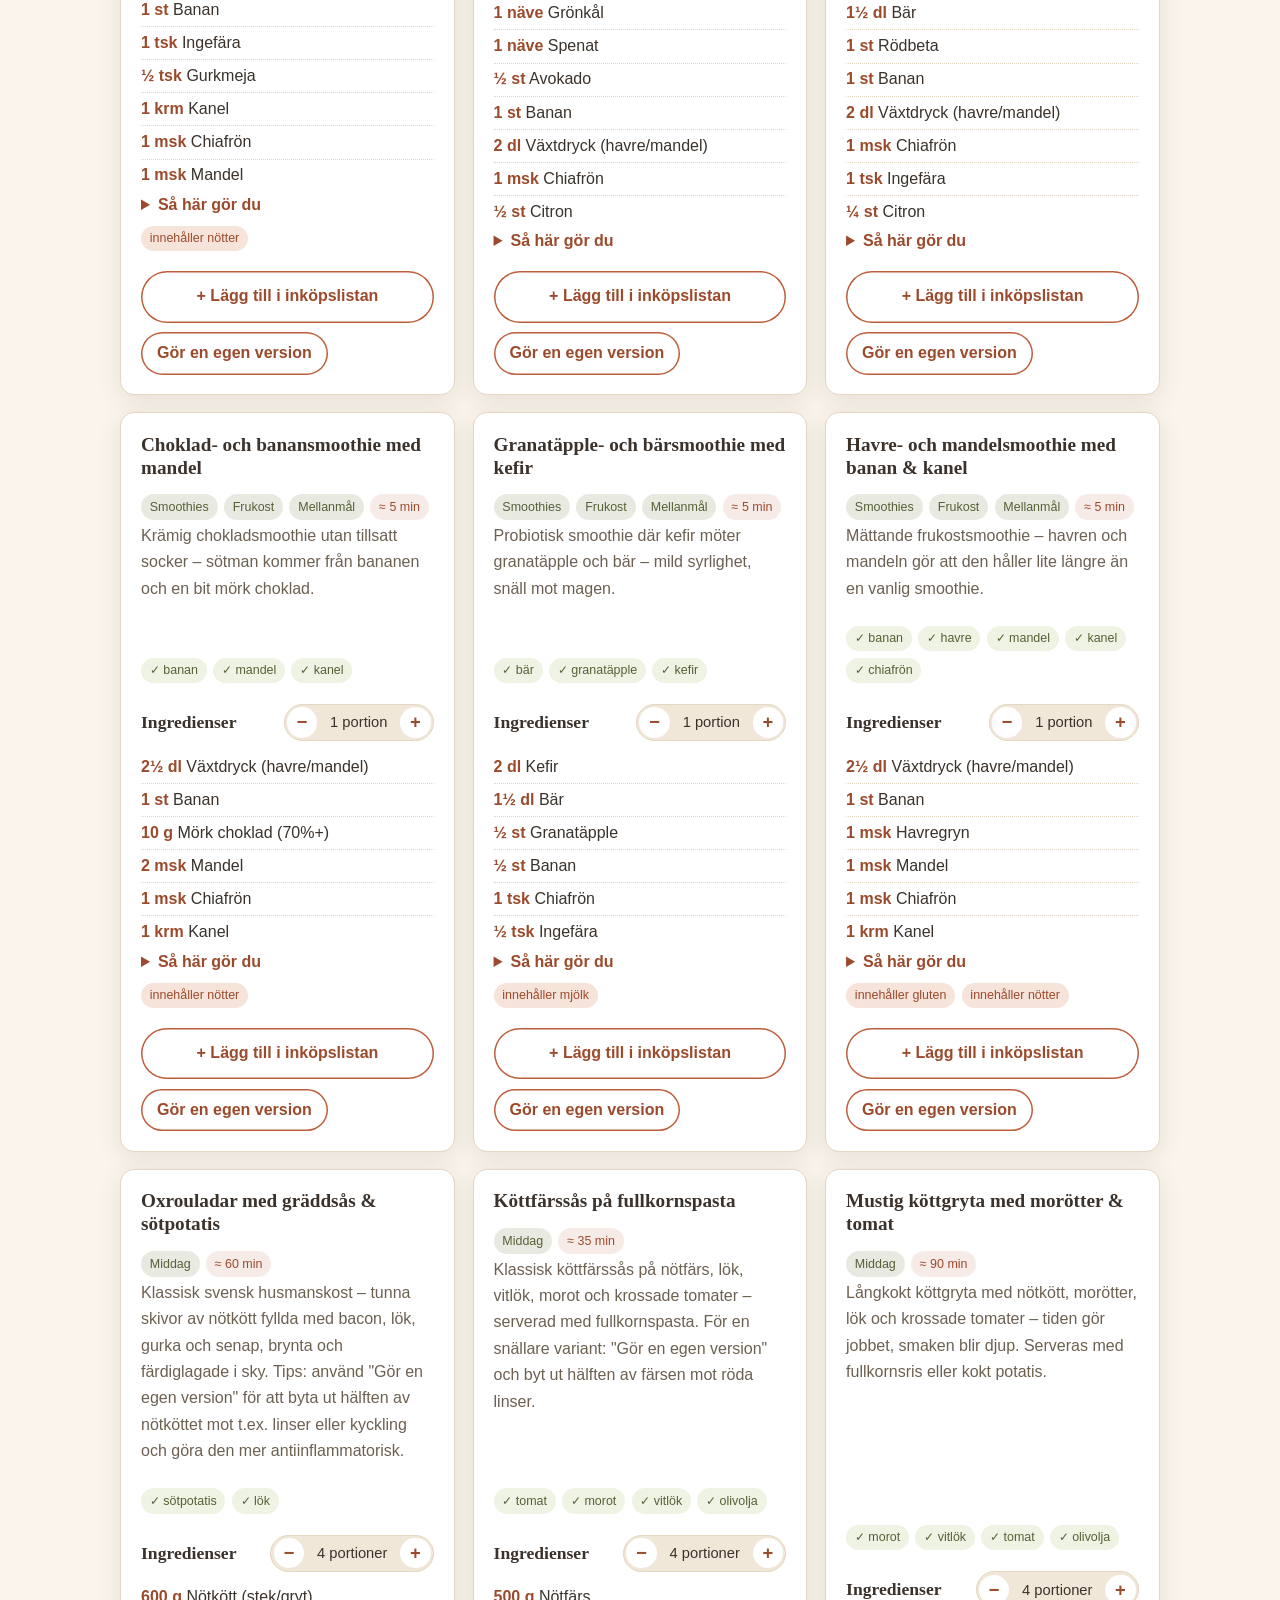
<file: recept.html>
<!DOCTYPE html>
<html lang="sv">
<head>
  <meta charset="UTF-8">
  <meta name="viewport" content="width=device-width, initial-scale=1">
  <title>Recept – Antiinflammatorisk kost</title>
  <meta name="description" content="Bläddra bland recept för frukost, lunch, middag och mellanmål. Filtrera på måltid, tid och allergener.">
  <link rel="icon" href="favicon.svg" type="image/svg+xml">
  <link rel="stylesheet" href="css/style.css">
  <script defer src="data/recept.js"></script>
  <script defer src="js/profiles.js"></script>
  <script defer src="js/labels.js"></script>
  <script defer src="js/ui.js"></script>
  <script defer src="js/store.js"></script>
  <script defer src="js/myrecipes.js"></script>
  <script defer src="js/lista.js"></script>
  <script defer src="js/profiles-ui.js"></script>
  <script>document.addEventListener("DOMContentLoaded", function () { window.markNav("recept"); });</script>
</head>
<body>

  <header class="site-header">
    <div class="wrap">
      <a class="brand" href="index.html"><span class="leaf">🌿</span> Antiinflammatorisk kost</a>
      <nav class="site-nav">
        <a data-page="hem" href="index.html">Hem</a>
        <a data-page="recept" href="recept.html">Recept</a>
        <a data-page="veckomeny" href="veckomeny.html">Veckomeny</a>
        <a data-page="om" href="om-kosten.html">Om kosten</a>
        <a data-page="inkop" href="inkopslista.html">Inköpslista<span data-cart-badge></span></a>
      </nav>
    </div>
  </header>

  <section class="hero">
    <div class="wrap">
      <h1>Recept</h1>
      <p class="lead">Alla rätter på sidan, samlade. Filtrera fram det du är ute efter – eller gör en egen version av ett recept (knappen finns på varje kort).</p>
      <div class="btn-row">
        <a class="btn btn-secondary" href="forbattra.html">Förbättra / skapa ett eget recept</a>
        <a class="btn btn-ghost" href="veckomeny.html">Planera en veckomeny</a>
        <a class="btn btn-ghost" href="festmaltid.html">Planera en festmåltid</a>
        <a class="btn btn-ghost" href="index.html#valj">Få ett matförslag</a>
      </div>
    </div>
  </section>

  <section class="section">
    <div class="wrap">
      <div id="recept-filters" class="filterbar">
        <div class="group group-search">
          <span>Sök</span>
          <input type="search" id="f-search" placeholder="Namn, ingrediens eller beskrivning …" autocomplete="off">
        </div>
        <div class="group">
          <span>Måltid</span>
          <div class="chips" id="f-meal"></div>
        </div>
        <div class="group">
          <span>Tid</span>
          <div class="chips" id="f-time"></div>
        </div>
        <div class="group">
          <span>Uteslut</span>
          <div class="chips" id="f-allergen"></div>
        </div>
      </div>

      <p class="count" id="recept-count"></p>
      <div class="card-grid" id="recept-list"></div>
    </div>
  </section>

  <div class="cartbar hidden" id="cartbar">
    <div class="wrap">
      <span id="cartbar-text"></span>
      <a class="btn btn-primary" href="inkopslista.html">Visa inköpslistan</a>
    </div>
  </div>

  <footer class="site-footer">
    <div class="wrap">
      <p>Vill du lägga till ett recept? Öppna <code>data/recept.js</code> och kopiera ett block. Se <code>README.md</code> för hur du gör.</p>
    </div>
  </footer>

</body>
</html>
</file>
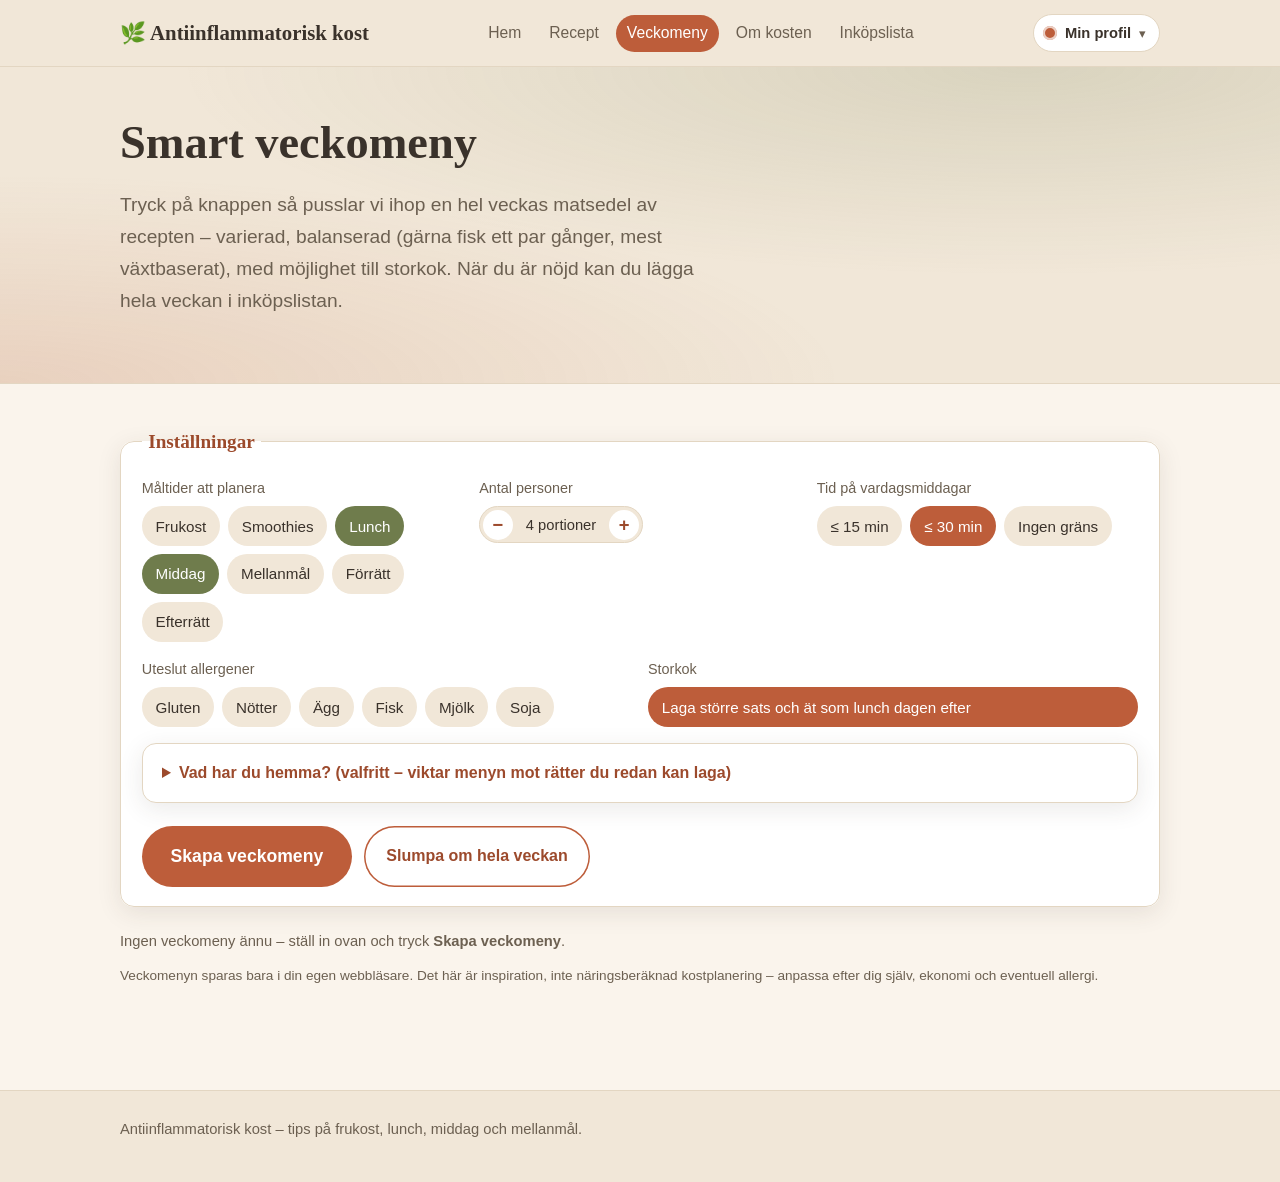
<file: veckomeny.html>
<!DOCTYPE html>
<html lang="sv">
<head>
  <meta charset="UTF-8">
  <meta name="viewport" content="width=device-width, initial-scale=1">
  <title>Veckomeny – Antiinflammatorisk kost</title>
  <meta name="description" content="Skapa en smart veckomatsedel av recepten – varierad, balanserad, med storkok och inköpslista för hela veckan.">
  <link rel="icon" href="favicon.svg" type="image/svg+xml">
  <link rel="stylesheet" href="css/style.css">
  <script defer src="data/recept.js"></script>
  <script defer src="data/byten.js"></script>
  <script defer src="js/profiles.js"></script>
  <script defer src="js/labels.js"></script>
  <script defer src="js/ui.js"></script>
  <script defer src="js/store.js"></script>
  <script defer src="js/myrecipes.js"></script>
  <script defer src="js/pantry.js"></script>
  <script defer src="js/weekplan.js"></script>
  <script defer src="js/veckomeny.js"></script>
  <script defer src="js/profiles-ui.js"></script>
  <script>document.addEventListener("DOMContentLoaded", function () { window.markNav("veckomeny"); });</script>
</head>
<body>

  <header class="site-header">
    <div class="wrap">
      <a class="brand" href="index.html"><span class="leaf">🌿</span> Antiinflammatorisk kost</a>
      <nav class="site-nav">
        <a data-page="hem" href="index.html">Hem</a>
        <a data-page="recept" href="recept.html">Recept</a>
        <a data-page="veckomeny" href="veckomeny.html">Veckomeny</a>
        <a data-page="om" href="om-kosten.html">Om kosten</a>
        <a data-page="inkop" href="inkopslista.html">Inköpslista<span data-cart-badge></span></a>
      </nav>
    </div>
  </header>

  <section class="hero">
    <div class="wrap">
      <h1>Smart veckomeny</h1>
      <p class="lead">Tryck på knappen så pusslar vi ihop en hel veckas matsedel av recepten – varierad, balanserad (gärna fisk ett par gånger, mest växtbaserat), med möjlighet till storkok. När du är nöjd kan du lägga hela veckan i inköpslistan.</p>
    </div>
  </section>

  <section class="section">
    <div class="wrap">

      <fieldset class="fb-block">
        <legend>Inställningar</legend>
        <div class="fb-grid">
          <div class="fb-field">
            <span>Måltider att planera</span>
            <div class="chips" id="vm-meals"></div>
          </div>
          <div class="fb-field">
            <span>Antal personer</span>
            <div id="vm-personer"></div>
          </div>
          <div class="fb-field">
            <span>Tid på vardagsmiddagar</span>
            <div class="chips" id="vm-vardagsmax"></div>
          </div>
        </div>
        <div class="fb-grid" style="margin-top:1rem;">
          <div class="fb-field">
            <span>Uteslut allergener</span>
            <div class="chips" id="vm-allergen"></div>
          </div>
          <div class="fb-field">
            <span>Storkok</span>
            <label class="chip is-checked" id="vm-rester-chip"><input type="checkbox" id="vm-rester" checked> Laga större sats och ät som lunch dagen efter</label>
          </div>
        </div>
        <details class="factbox" style="margin-top:1rem;">
          <summary>Vad har du hemma? (valfritt – viktar menyn mot rätter du redan kan laga)</summary>
          <div class="acc-body"><div class="chips" id="vm-foods"></div></div>
        </details>
        <div class="btn-row">
          <button type="button" class="btn btn-primary btn-lg" id="vm-generate">Skapa veckomeny</button>
          <button type="button" class="btn btn-ghost" id="vm-reroll-all">Slumpa om hela veckan</button>
        </div>
      </fieldset>

      <div id="vm-empty" class="hidden">
        <p class="help">Ingen veckomeny ännu – ställ in ovan och tryck <strong>Skapa veckomeny</strong>.</p>
      </div>

      <div id="vm-plan" class="hidden">
        <div id="vm-staple-notice" class="callout no-print hidden"></div>
        <div class="week-grid" id="vm-grid"></div>

        <div class="btn-row" id="vm-actions">
          <button type="button" class="btn btn-primary" id="vm-to-cart">Lägg hela veckan i inköpslistan</button>
          <button type="button" class="btn btn-ghost" id="vm-print">Skriv ut veckan</button>
          <button type="button" class="btn btn-ghost" id="vm-clear">Töm veckomenyn</button>
        </div>
        <p class="help" id="vm-cart-msg"></p>
      </div>

      <p class="disclaimer">Veckomenyn sparas bara i din egen webbläsare. Det här är inspiration, inte näringsberäknad kostplanering – anpassa efter dig själv, ekonomi och eventuell allergi.</p>
    </div>
  </section>

  <div class="modal-backdrop hidden" id="vm-pick-modal" aria-modal="true" role="dialog">
    <div class="modal">
      <div class="modal-head">
        <h3 id="vm-pick-title">Välj rätt</h3>
        <button type="button" class="modal-close" id="vm-pick-close" aria-label="Stäng">×</button>
      </div>
      <div class="modal-search">
        <input type="text" id="vm-pick-search" placeholder="Sök i receptnamn …" autocomplete="off">
      </div>
      <div class="modal-body">
        <ul id="vm-pick-list" class="pick-list"></ul>
      </div>
    </div>
  </div>

  <footer class="site-footer">
    <div class="wrap">
      <p>Antiinflammatorisk kost – tips på frukost, lunch, middag och mellanmål.</p>
    </div>
  </footer>

</body>
</html>
</file>
<file: css/style.css>
/* ============================================================
   Antiinflammatorisk kost – stilmall
   Varm & jordnära färgpalett. Ändra färgerna i :root nedan.
   ============================================================ */

:root {
  --bg:        #faf4ec;   /* varm off-white bakgrund */
  --surface:   #ffffff;   /* kort och rutor */
  --surface-2: #f1e7d8;   /* beige accentyta */
  --ink:       #3a322b;   /* mörkbrun text */
  --ink-soft:  #6c6051;   /* dämpad text */
  --terracotta:#bd5d3a;   /* huvudaccent */
  --terracotta-dark:#9c4a2c;
  --olive:     #6f7c4c;   /* sekundär accent */
  --olive-dark:#566036;
  --line:      #e3d6c2;   /* tunna linjer */
  --shadow:    0 6px 24px rgba(58, 50, 43, 0.10);
  --radius:    14px;
  --maxw:      1080px;
  --serif: "Iowan Old Style", "Palatino Linotype", Palatino, Georgia, "Times New Roman", serif;
  --sans: -apple-system, BlinkMacSystemFont, "Segoe UI", Roboto, Helvetica, Arial, sans-serif;
}

* { box-sizing: border-box; }

html, body { margin: 0; padding: 0; }

body {
  background: var(--bg);
  color: var(--ink);
  font-family: var(--sans);
  line-height: 1.65;
  -webkit-font-smoothing: antialiased;
}

h1, h2, h3 { font-family: var(--serif); line-height: 1.2; font-weight: 600; }
h1 { font-size: clamp(2rem, 4vw, 2.9rem); margin: 0 0 .4em; }
h2 { font-size: clamp(1.5rem, 3vw, 2rem); margin: 1.8em 0 .6em; }
h3 { font-size: 1.2rem; margin: 1.4em 0 .4em; }

a { color: var(--terracotta-dark); }

p { margin: 0 0 1em; }

.wrap { max-width: var(--maxw); margin: 0 auto; padding: 0 1.25rem; }

/* ---------- Header / nav ---------- */
.site-header {
  background: var(--surface-2);
  border-bottom: 1px solid var(--line);
}
.site-header .wrap {
  display: flex; align-items: center; justify-content: space-between;
  gap: 1rem; padding-top: .9rem; padding-bottom: .9rem; flex-wrap: wrap;
}
.brand {
  font-family: var(--serif); font-size: 1.3rem; font-weight: 600;
  color: var(--ink); text-decoration: none; white-space: nowrap;
}
.brand .leaf { color: var(--olive); }
.site-nav { display: flex; gap: .35rem; flex-wrap: wrap; }
.site-nav a {
  text-decoration: none; color: var(--ink-soft);
  padding: .35rem .7rem; border-radius: 999px; font-size: .98rem;
}
.site-nav a:hover { background: rgba(189, 93, 58, 0.10); color: var(--terracotta-dark); }
.site-nav a.active { background: var(--terracotta); color: #fff; }

/* ---------- Profilväljare ---------- */
.profile-switcher { position: relative; display: inline-flex; align-items: center; flex: 0 0 auto; }
.profile-trigger {
  display: inline-flex; align-items: center; gap: .5rem;
  background: var(--surface); border: 1px solid var(--line); border-radius: 999px;
  padding: .35rem .8rem .35rem .55rem; font: inherit; cursor: pointer; color: var(--ink);
}
.profile-trigger:hover { background: #fff; border-color: var(--terracotta); }
.profile-dot {
  width: .9rem; height: .9rem; border-radius: 999px;
  background: var(--olive); display: inline-block; flex: 0 0 auto; box-shadow: inset 0 0 0 2px rgba(255,255,255,.7);
}
.profile-dot.terracotta { background: var(--terracotta); }
.profile-dot.olive      { background: var(--olive); }
.profile-dot.blue       { background: #5a85a8; }
.profile-dot.pink       { background: #d28aa5; }
.profile-dot.amber      { background: #d4a64e; }
.profile-dot.purple     { background: #8a6aa8; }
.profile-name { font-weight: 600; font-size: .92rem; max-width: 10rem; overflow: hidden; text-overflow: ellipsis; white-space: nowrap; }
.profile-chev { color: var(--ink-soft); font-size: .8rem; }

.profile-menu {
  position: absolute; right: 0; top: calc(100% + .35rem);
  background: var(--surface); border: 1px solid var(--line); border-radius: 12px;
  box-shadow: 0 12px 32px rgba(58,50,43,.22);
  min-width: 240px; padding: .35rem; z-index: 50;
  display: flex; flex-direction: column;
}
.profile-menu.hidden { display: none; }
.profile-menu-item {
  display: flex; align-items: center; gap: .55rem;
  padding: .55rem .7rem; border-radius: 8px; border: none; background: transparent;
  cursor: pointer; font: inherit; color: var(--ink); text-decoration: none; text-align: left; width: 100%;
}
.profile-menu-item:hover, .profile-menu-item:focus { background: var(--surface-2); outline: none; }
.profile-menu-item.current { font-weight: 600; }
.profile-menu-item .check { margin-left: auto; color: var(--olive-dark); }
.profile-menu-name { flex: 1; min-width: 0; overflow: hidden; text-overflow: ellipsis; white-space: nowrap; }
.profile-lock { font-size: .85rem; opacity: .7; }
.profile-menu-sep { height: 1px; background: var(--line); margin: .35rem 0; }
@media (max-width: 520px) {
  .profile-trigger .profile-name { max-width: 6rem; }
}

/* "Hantera profiler"-sidan */
.profile-card {
  background: var(--surface); border: 1px solid var(--line); border-radius: var(--radius);
  box-shadow: var(--shadow); padding: 1rem 1.2rem; margin-bottom: .8rem;
  display: flex; align-items: center; gap: 1rem; flex-wrap: wrap;
}
.profile-card .profile-dot { width: 1.4rem; height: 1.4rem; }
.profile-card .profile-card-name { font-family: var(--serif); font-size: 1.1rem; font-weight: 600; flex: 1 1 8rem; }
.profile-card .profile-card-tag { background: var(--terracotta); color: #fff; padding: .15rem .55rem; border-radius: 999px; font-size: .78rem; }
.profile-card .profile-card-actions { display: flex; gap: .4rem; flex-wrap: wrap; }
.profile-card .profile-card-actions .btn { padding: .35rem .8rem; font-size: .85rem; }
.color-swatches { display: flex; gap: .3rem; flex-wrap: wrap; align-items: center; }
.color-swatch {
  width: 1.4rem; height: 1.4rem; border-radius: 999px; border: 2px solid transparent;
  cursor: pointer; padding: 0; background-clip: padding-box;
}
.color-swatch.selected { border-color: var(--ink); }

/* Don't print the profile-switcher */
@media print { .profile-switcher { display: none !important; } }

/* ---------- Hero ---------- */
.hero {
  background:
    radial-gradient(120% 120% at 80% 0%, rgba(111,124,76,0.18), transparent 55%),
    radial-gradient(120% 120% at 0% 100%, rgba(189,93,58,0.16), transparent 55%),
    var(--surface-2);
  border-bottom: 1px solid var(--line);
}
.hero .wrap { padding-top: 3rem; padding-bottom: 3rem; }
.hero p.lead { font-size: 1.2rem; color: var(--ink-soft); max-width: 36rem; }

/* ---------- Buttons ---------- */
.btn {
  display: inline-block; cursor: pointer; border: none;
  font: inherit; font-weight: 600; text-decoration: none;
  padding: .8rem 1.4rem; border-radius: 999px;
  transition: transform .05s ease, background .15s ease;
}
.btn:active { transform: translateY(1px); }
.btn-primary { background: var(--terracotta); color: #fff; }
.btn-primary:hover { background: var(--terracotta-dark); }
.btn-secondary { background: var(--olive); color: #fff; }
.btn-secondary:hover { background: var(--olive-dark); }
.btn-ghost { background: transparent; color: var(--terracotta-dark); box-shadow: inset 0 0 0 1.5px var(--terracotta); }
.btn-ghost:hover { background: rgba(189,93,58,0.08); }
.btn-lg { padding: 1rem 1.8rem; font-size: 1.1rem; }
.btn-row { display: flex; gap: .75rem; flex-wrap: wrap; margin-top: 1.4rem; }

/* ---------- Cards / grid ---------- */
.section { padding: 2.6rem 0; }
.section.tint { background: var(--surface-2); border-top: 1px solid var(--line); border-bottom: 1px solid var(--line); }

.card-grid {
  display: grid; gap: 1.1rem;
  grid-template-columns: repeat(auto-fill, minmax(260px, 1fr));
}
.card {
  background: var(--surface); border: 1px solid var(--line);
  border-radius: var(--radius); box-shadow: var(--shadow);
  padding: 1.2rem 1.25rem; display: flex; flex-direction: column;
}
.card h3 { margin-top: 0; }
.card .desc { color: var(--ink-soft); flex: 1; }

.meta { display: flex; flex-wrap: wrap; gap: .4rem; margin: .5rem 0 .2rem; }
.tag {
  font-size: .78rem; padding: .15rem .55rem; border-radius: 999px;
  background: var(--surface-2); color: var(--ink-soft); white-space: nowrap;
}
.tag.meal { background: rgba(111,124,76,0.16); color: var(--olive-dark); }
.tag.time { background: rgba(189,93,58,0.12); color: var(--terracotta-dark); }
.tag.plus { background: #eef3e4; color: var(--olive-dark); }
.tag.warn { background: #f6e3da; color: var(--terracotta-dark); }

/* ---------- "Vad ska jag äta?" formulär ---------- */
.picker { background: var(--surface); border: 1px solid var(--line); border-radius: var(--radius); box-shadow: var(--shadow); padding: 1.5rem; }
.picker fieldset { border: none; margin: 0 0 1.4rem; padding: 0; }
.picker legend { font-family: var(--serif); font-size: 1.15rem; font-weight: 600; margin-bottom: .6rem; padding: 0; }
.chips { display: flex; flex-wrap: wrap; gap: .5rem; }
.chip {
  position: relative; display: inline-flex; align-items: center;
  padding: .4rem .8rem; border-radius: 999px; cursor: pointer;
  background: var(--surface-2); color: var(--ink); font-size: .95rem;
  border: 1.5px solid transparent; user-select: none;
}
.chip:hover { border-color: var(--line); }
.chip input { position: absolute; opacity: 0; width: 0; height: 0; }
.chip.is-checked { background: var(--terracotta); color: #fff; }
.chip.is-checked.olive { background: var(--olive); }
.help { color: var(--ink-soft); font-size: .92rem; margin: .2rem 0 .7rem; }

/* ---------- Resultat ---------- */
.result { margin-top: 2rem; }
.result-hero {
  background: var(--surface); border: 1px solid var(--line);
  border-left: 6px solid var(--terracotta);
  border-radius: var(--radius); box-shadow: var(--shadow);
  padding: 1.5rem;
}
.result-hero .eyebrow { text-transform: uppercase; letter-spacing: .08em; font-size: .8rem; color: var(--terracotta-dark); font-weight: 700; }
.result-hero h2 { margin: .2rem 0 .4rem; }
.steps { padding-left: 1.2rem; margin: .8rem 0 0; }
.steps li { margin-bottom: .35rem; }
.alts { margin-top: 1.6rem; }

/* ---------- Filterbar ---------- */
.filterbar { display: flex; flex-wrap: wrap; gap: 1.4rem; align-items: flex-start; margin-bottom: 1.6rem; }
.filterbar .group { display: flex; flex-direction: column; gap: .4rem; }
.filterbar .group > span { font-size: .82rem; text-transform: uppercase; letter-spacing: .06em; color: var(--ink-soft); }
.filterbar .group-search { flex: 1 1 18rem; min-width: 14rem; }
.filterbar .group-search input[type="search"] {
  width: 100%; font: inherit; padding: .5rem .8rem;
  border: 1px solid var(--line); border-radius: 999px;
  background: var(--surface); color: var(--ink);
}
.filterbar .group-search input[type="search"]:focus { outline: 2px solid var(--terracotta); outline-offset: 1px; }
.count { color: var(--ink-soft); margin-bottom: 1rem; }

/* ---------- Fakta-sida ---------- */
.prose { max-width: 46rem; }
.prose ul { padding-left: 1.2rem; }
.prose li { margin-bottom: .3rem; }
.callout {
  background: var(--surface-2); border: 1px dashed var(--line);
  border-radius: var(--radius); padding: 1.2rem 1.3rem; margin: 1.6rem 0;
}
.callout strong { color: var(--terracotta-dark); }

/* details / summary (faktaruta, "så här gör du") */
.prose details, details.factbox { margin: 1.4rem 0; }
details > summary {
  cursor: pointer; font-weight: 600; color: var(--terracotta-dark);
  list-style-position: inside;
}
details.factbox {
  background: var(--surface); border: 1px solid var(--line);
  border-radius: var(--radius); padding: 1rem 1.2rem; box-shadow: var(--shadow);
}
.deflist { margin: .8rem 0 0; }
.deflist dt { font-weight: 600; margin-top: .7rem; }
.deflist dd { margin: 0 0 .2rem; color: var(--ink-soft); }
.prose h3 { color: var(--olive-dark); }

/* Dragspel (klickbara faktadelar) */
.accordion { margin: 1.2rem 0 1.8rem; }
.accordion .accordion-item {
  background: var(--surface); border: 1px solid var(--line);
  border-radius: var(--radius); box-shadow: var(--shadow);
  margin: 0 0 .7rem; overflow: hidden;
}
.accordion-item > summary {
  display: block; list-style: none; cursor: pointer;
  padding: .9rem 1.1rem; padding-right: 2.4rem; position: relative;
  font-family: var(--serif); font-size: 1.12rem; font-weight: 600; color: var(--ink);
}
.accordion-item > summary::-webkit-details-marker { display: none; }
.accordion-item > summary::after {
  content: "+"; position: absolute; right: 1.1rem; top: 50%; transform: translateY(-50%);
  font-size: 1.4rem; line-height: 1; color: var(--terracotta-dark); font-weight: 400;
}
.accordion-item[open] > summary::after { content: "–"; }
.accordion-item > summary:hover { background: rgba(189,93,58,0.06); }
.accordion-item[open] > summary { border-bottom: 1px solid var(--line); color: var(--terracotta-dark); }
.acc-body { padding: .6rem 1.1rem 1rem; }
.acc-body > :first-child { margin-top: .5rem; }
.acc-body > :last-child { margin-bottom: 0; }

/* "Ät i rätt ordning" – numrerade steg */
.order-steps { list-style: none; counter-reset: none; padding: 0; margin: 1.2rem 0 1.4rem; }
.order-steps > li {
  display: flex; gap: 1rem; align-items: flex-start;
  background: var(--surface); border: 1px solid var(--line);
  border-left: 6px solid var(--olive); border-radius: var(--radius);
  box-shadow: var(--shadow); padding: 1rem 1.2rem; margin-bottom: .7rem;
}
.order-num {
  flex: 0 0 auto; width: 2.1rem; height: 2.1rem; border-radius: 999px;
  background: var(--olive); color: #fff; font-family: var(--serif); font-weight: 700;
  display: inline-flex; align-items: center; justify-content: center; font-size: 1.1rem;
}
.order-steps strong { display: block; margin-bottom: .15rem; }
.order-steps p { margin: 0; color: var(--ink-soft); }

.foodgroups { display: grid; gap: 1.1rem; grid-template-columns: repeat(auto-fill, minmax(240px, 1fr)); margin-top: 1rem; }
.foodgroups .card h3 { color: var(--olive-dark); }
.avoid { border-left: 6px solid var(--terracotta); }

/* ---------- Footer ---------- */
.site-footer {
  margin-top: 3rem; background: var(--surface-2);
  border-top: 1px solid var(--line); color: var(--ink-soft);
  font-size: .92rem;
}
.site-footer .wrap { padding-top: 1.6rem; padding-bottom: 1.6rem; }

/* ---------- Portionsväljare ---------- */
.ingr-head {
  display: flex; align-items: center; justify-content: space-between;
  gap: .8rem; flex-wrap: wrap; margin: 1.1rem 0 .4rem;
}
.ingr-head > strong, .block-title { font-family: var(--serif); font-size: 1.1rem; }
.block-title { display: block; margin: 1.1rem 0 .3rem; }
.stepper {
  display: inline-flex; align-items: center; gap: .1rem;
  background: var(--surface-2); border: 1px solid var(--line); border-radius: 999px; padding: .15rem;
}
.step-btn {
  border: none; background: var(--surface); color: var(--terracotta-dark);
  width: 1.9rem; height: 1.9rem; border-radius: 999px; cursor: pointer;
  font-size: 1.15rem; line-height: 1; font-weight: 700;
  display: inline-flex; align-items: center; justify-content: center;
}
.step-btn:hover { background: var(--terracotta); color: #fff; }
.step-val { padding: 0 .7rem; font-size: .92rem; white-space: nowrap; min-width: 4.7rem; text-align: center; }

/* ---------- Ingredienslista på kort ---------- */
.ingr-list { list-style: none; padding: 0; margin: .2rem 0 0; }
.ingr-list li { padding: .18rem 0; border-bottom: 1px dotted var(--line); }
.ingr-list li:last-child { border-bottom: none; }
.ingr-amt { font-weight: 600; color: var(--terracotta-dark); }
.ingr-list li.have { color: var(--ink-soft); }
.have-mark { font-size: .82rem; color: var(--olive-dark); }

/* ---------- Inköpslista: knapp på kort ---------- */
.cart-toggle { margin-top: 1rem; align-self: flex-start; }
.card .cart-toggle { width: 100%; text-align: center; }

/* ---------- Inköpslista: flytande bar längst ner ---------- */
.cartbar {
  position: sticky; bottom: 0; z-index: 20;
  background: var(--ink); color: #fff;
  box-shadow: 0 -6px 20px rgba(58,50,43,.18);
}
.cartbar .wrap {
  display: flex; align-items: center; justify-content: space-between;
  gap: 1rem; padding-top: .8rem; padding-bottom: .8rem; flex-wrap: wrap;
}
.cartbar #cartbar-text { font-weight: 600; }

/* ---------- Inköpslista: själva listan ---------- */
.shop-cat { color: var(--olive-dark); margin: 1.6rem 0 .4rem; }
.shop-list { list-style: none; padding: 0; margin: 0; }
.shop-item {
  display: flex; align-items: baseline; gap: .6rem; flex-wrap: wrap;
  padding: .5rem 0; border-bottom: 1px solid var(--line);
}
.shop-item label { display: inline-flex; align-items: baseline; gap: .55rem; cursor: pointer; }
.shop-item input { width: 1.05rem; height: 1.05rem; accent-color: var(--olive); }
.shop-name { font-size: 1.05rem; }
.shop-src { font-size: .85rem; color: var(--ink-soft); }
.shop-item.done .shop-name { text-decoration: line-through; color: var(--ink-soft); }
.shop-item.done { opacity: .6; }

/* ---------- Småsaker ---------- */
.hidden { display: none !important; }
.print-only { display: none; }
.center { text-align: center; }
.mt-0 { margin-top: 0; }
.disclaimer { font-size: .85rem; color: var(--ink-soft); }

/* ---------- Egna recept ---------- */
.tag.own { background: var(--terracotta); color: #fff; }
.card-egen { border-left: 6px solid var(--terracotta); }
.own-actions { margin-top: .6rem; gap: .5rem; }
.own-actions .btn { padding: .5rem 1rem; }

/* ---------- "På den här sidan"-länkrad ---------- */
.onpage-nav { font-size: .95rem; color: var(--ink-soft); background: var(--surface-2); border: 1px solid var(--line); border-radius: 999px; padding: .5rem 1rem; display: inline-block; }
.onpage-nav a { white-space: nowrap; }

/* ---------- Källista ---------- */
ul.sources { padding-left: 1.2rem; margin-top: .2rem; }
ul.sources li { margin-bottom: .4rem; }

/* ---------- Förbättra ett recept: formulär ---------- */
.fb-block {
  border: 1px solid var(--line); border-radius: var(--radius);
  background: var(--surface); box-shadow: var(--shadow);
  padding: 1.2rem 1.3rem; margin: 0 0 1.4rem;
}
.fb-block legend { font-family: var(--serif); font-size: 1.2rem; font-weight: 600; padding: 0 .4rem; color: var(--terracotta-dark); }
.fb-grid { display: grid; gap: 1rem; grid-template-columns: repeat(auto-fit, minmax(180px, 1fr)); }
.fb-field { display: flex; flex-direction: column; gap: .35rem; }
.fb-field > span { font-size: .9rem; color: var(--ink-soft); }
.fb-field.fb-wide { grid-column: 1 / -1; }
.fb-block input[type="text"], .fb-block input[type="number"], .fb-block textarea {
  font: inherit; padding: .55rem .7rem; border: 1px solid var(--line); border-radius: 10px;
  background: var(--bg); color: var(--ink); width: 100%;
}
.fb-block textarea { resize: vertical; }
.fb-block input:focus, .fb-block textarea:focus { outline: 2px solid var(--terracotta); outline-offset: 1px; }

/* ingrediensrader */
.ingr-rows { display: flex; flex-direction: column; gap: .6rem; }
.ingr-row-wrap { display: flex; flex-direction: column; gap: .45rem; }
.ingr-row { display: flex; gap: .5rem; align-items: center; }
.ingr-row .in-mangd { width: 5rem; flex: 0 0 5rem; }
.ingr-row .in-enhet { flex: 0 0 6.2rem; font: inherit; padding: .5rem .4rem; border: 1px solid var(--line); border-radius: 10px; background: var(--bg); color: var(--ink); }
.ingr-row .in-namn { flex: 1 1 auto; min-width: 8rem; }
.ingr-row .in-split {
  flex: 0 0 auto; border: 1px solid var(--line); background: var(--surface-2); color: var(--olive-dark);
  padding: .35rem .6rem; border-radius: 999px; cursor: pointer; font: inherit; font-size: .82rem; white-space: nowrap;
}
.ingr-row .in-split:hover { background: #eef3e4; }
.ingr-row .in-rm {
  flex: 0 0 auto; border: none; background: var(--surface-2); color: var(--ink-soft);
  width: 2rem; height: 2rem; border-radius: 999px; cursor: pointer; font-size: 1.2rem; line-height: 1;
}
.ingr-row .in-rm:hover { background: #f3ddd3; color: var(--terracotta-dark); }
@media (max-width: 560px) {
  .ingr-row { flex-wrap: wrap; }
  .ingr-row .in-namn { flex-basis: 100%; order: 3; }
  .ingr-row .in-split { order: 4; }
  .ingr-row .in-rm { order: 5; }
}

/* "byt ut en del"-panel */
.split-panel {
  background: var(--surface-2); border: 1px dashed var(--line); border-radius: 12px;
  padding: .8rem 1rem; margin-left: 1rem;
}
.split-panel .help { margin: .2rem 0; }
.split-keep-row { display: flex; align-items: center; gap: .6rem; flex-wrap: wrap; margin: .4rem 0; }
.split-keep-row input[type="range"] { flex: 1 1 12rem; max-width: 22rem; accent-color: var(--olive); }
.split-keep { font-weight: 600; color: var(--olive-dark); white-space: nowrap; }
.split-namn { font: inherit; padding: .5rem .7rem; border: 1px solid var(--line); border-radius: 10px; background: var(--bg); color: var(--ink); width: 100%; max-width: 24rem; margin-top: .4rem; }
.split-why { font-style: italic; }

/* ---------- Förbättra: resultat ---------- */
.fb-result { margin-top: 2.4rem; }
.swap-list { display: grid; gap: .8rem; grid-template-columns: repeat(auto-fill, minmax(280px, 1fr)); margin-bottom: 1rem; }
.swap-card {
  background: var(--surface); border: 1px solid var(--line); border-left: 6px solid var(--olive);
  border-radius: var(--radius); box-shadow: var(--shadow); padding: 1rem 1.1rem;
}
.swap-head { margin: 0 0 .3rem; font-size: 1.05rem; }
.swap-from { text-decoration: line-through; color: var(--ink-soft); }
.swap-arrow { color: var(--olive-dark); }
.swap-to { font-weight: 600; color: var(--olive-dark); }
.swap-why { color: var(--ink-soft); margin: .2rem 0 .7rem; font-size: .95rem; }
.staple-card { border-left-color: var(--terracotta); }
.staple-card .swap-head strong { color: var(--terracotta-dark); }

.tip-list { display: flex; flex-direction: column; gap: .5rem; margin-bottom: 1rem; }
.tip-row { display: flex; gap: .8rem; align-items: baseline; flex-wrap: wrap; }
.tip-row .btn { white-space: nowrap; }
.tip-txt { color: var(--ink-soft); font-size: .95rem; }

/* ---------- Veckomeny ---------- */
.week-grid {
  display: grid; gap: .8rem; margin: 1.6rem 0;
  grid-template-columns: repeat(auto-fit, minmax(190px, 1fr));
}
.day-card {
  background: var(--surface); border: 1px solid var(--line);
  border-radius: var(--radius); box-shadow: var(--shadow);
  padding: .9rem 1rem; display: flex; flex-direction: column; gap: .7rem;
}
.day-card.weekend { background: var(--surface-2); }
.day-name { margin: 0; font-size: 1.1rem; color: var(--terracotta-dark); }
.meal-slot {
  border-top: 1px solid var(--line); padding-top: .55rem;
  display: flex; flex-direction: column; gap: .3rem;
}
.meal-slot:first-of-type { border-top: none; padding-top: 0; }
.meal-name { font-family: var(--serif); font-size: 1.02rem; }
a.meal-name, a.meal-link {
  color: var(--ink); text-decoration: underline dotted; text-underline-offset: 3px;
  cursor: pointer; display: inline-block;
}
a.meal-name:hover, a.meal-link:hover { color: var(--terracotta-dark); text-decoration-style: solid; }

/* Modal (Välj-själv-dialog) */
.modal-backdrop {
  position: fixed; inset: 0; background: rgba(58, 50, 43, 0.5);
  display: flex; align-items: center; justify-content: center;
  z-index: 100; padding: 1rem;
}
.modal {
  background: var(--surface); border-radius: var(--radius);
  max-width: 560px; width: 100%; max-height: 85vh;
  display: flex; flex-direction: column; overflow: hidden;
  box-shadow: 0 18px 50px rgba(58, 50, 43, .25);
}
.modal-head {
  display: flex; align-items: center; justify-content: space-between;
  gap: .8rem; padding: 1rem 1.2rem; border-bottom: 1px solid var(--line);
}
.modal-head h3 { margin: 0; font-size: 1.15rem; }
.modal-close {
  border: none; background: var(--surface-2); color: var(--ink-soft);
  width: 2rem; height: 2rem; border-radius: 999px; font-size: 1.4rem; line-height: 1;
  cursor: pointer; flex: 0 0 auto;
}
.modal-close:hover { background: #f3ddd3; color: var(--terracotta-dark); }
.modal-search { padding: .8rem 1.2rem; border-bottom: 1px solid var(--line); }
.modal-search input {
  width: 100%; font: inherit; padding: .55rem .75rem;
  border: 1px solid var(--line); border-radius: 10px; background: var(--bg); color: var(--ink);
}
.modal-body { padding: 0; overflow-y: auto; }
.pick-list { list-style: none; padding: 0; margin: 0; }
.pick-list .help { padding: 1rem 1.2rem; }
.pick-item {
  width: 100%; text-align: left; background: transparent; border: none;
  border-bottom: 1px solid var(--line); padding: .8rem 1.2rem; cursor: pointer;
  display: flex; flex-direction: column; gap: .3rem; font: inherit; color: var(--ink);
}
.pick-item:hover, .pick-item:focus { background: var(--surface-2); outline: none; }
.pick-name { font-family: var(--serif); font-size: 1.05rem; font-weight: 600; }
.pick-usage { color: var(--ink-soft); font-style: italic; font-size: .85rem; }
.leftover-note { margin: 0; color: var(--olive-dark); font-style: italic; }
.slot-actions { gap: .35rem; margin-top: .15rem; }
.slot-actions .btn { padding: .3rem .65rem; font-size: .82rem; }
.slot-extras { gap: .35rem; margin-top: .15rem; }
.slot-extras .btn { padding: .2rem .55rem; font-size: .76rem; opacity: .85; }
.slot-extras .btn:hover { opacity: 1; }
.meal-name-freetext { font-family: var(--serif); font-style: italic; color: var(--ink); font-size: 1.02rem; }
.meal-name-freetext::before { content: "✏️ "; opacity: .8; }

/* ---------- Festmåltid ---------- */
.fm-menu {
  display: grid; gap: 1rem; margin: 1.6rem 0;
  grid-template-columns: repeat(auto-fit, minmax(280px, 1fr));
}
.course-card { border-top: 4px solid var(--terracotta); }
.course-label {
  font-family: var(--serif); text-transform: uppercase; letter-spacing: .08em;
  font-size: .82rem; font-weight: 700; color: var(--terracotta-dark); margin-bottom: .2rem;
}
.course-card h3 { margin-top: 0; }

/* ---------- Utskrift ---------- */
@media print {
  .site-header, .site-footer, .hero, .cartbar, .no-print,
  .cart-toggle, .stepper, details summary, .modal-backdrop { display: none !important; }
  .print-only { display: block; }
  body { background: #fff; color: #000; }
  .section { padding: 0; }
  .card { box-shadow: none; border: 1px solid #bbb; break-inside: avoid; }
  .card-grid, .week-grid, .fm-menu { display: block; }
  .card, .day-card, .course-card { margin-bottom: .8rem; break-inside: avoid; box-shadow: none; border: 1px solid #bbb; background: #fff; }
  .course-card { border-top: 3px solid #bbb; }
  .ingr-amt, .shop-name { color: #000; }
  a { color: #000; text-decoration: none; }
}
</file>
